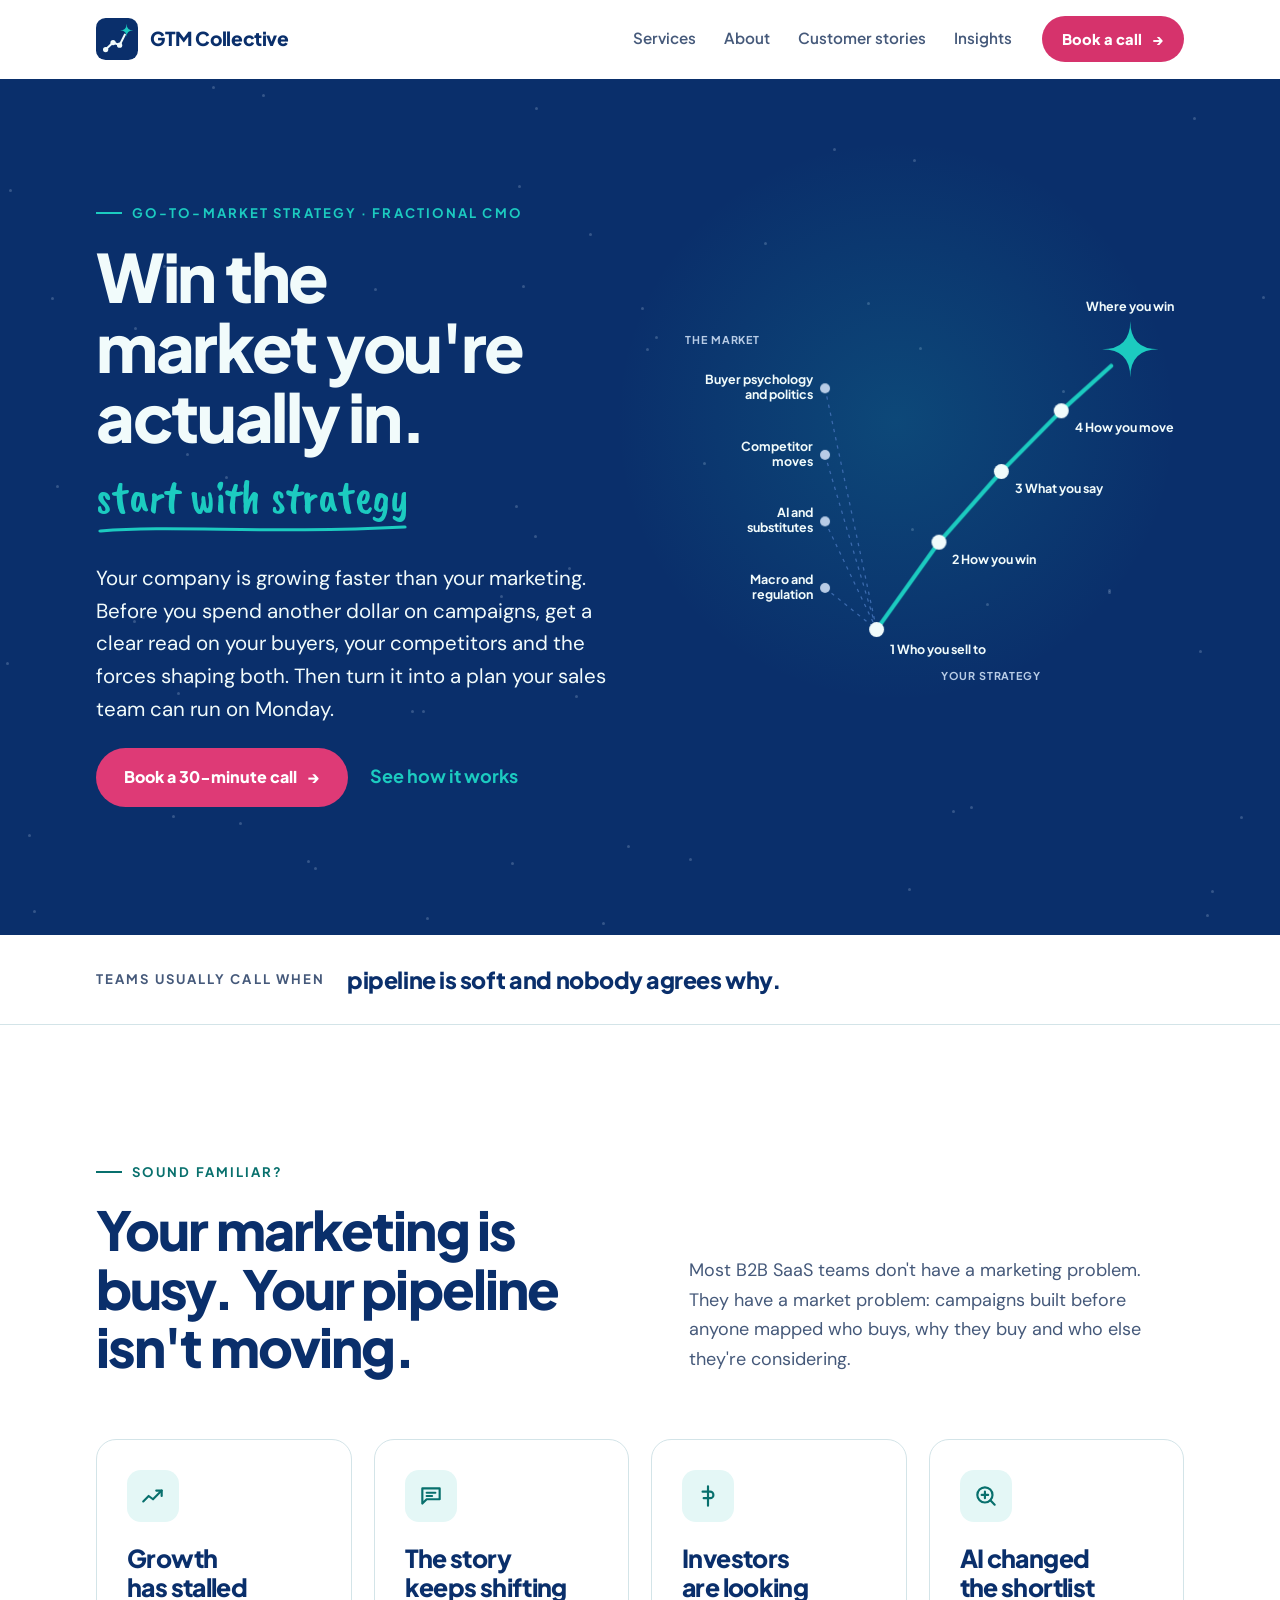
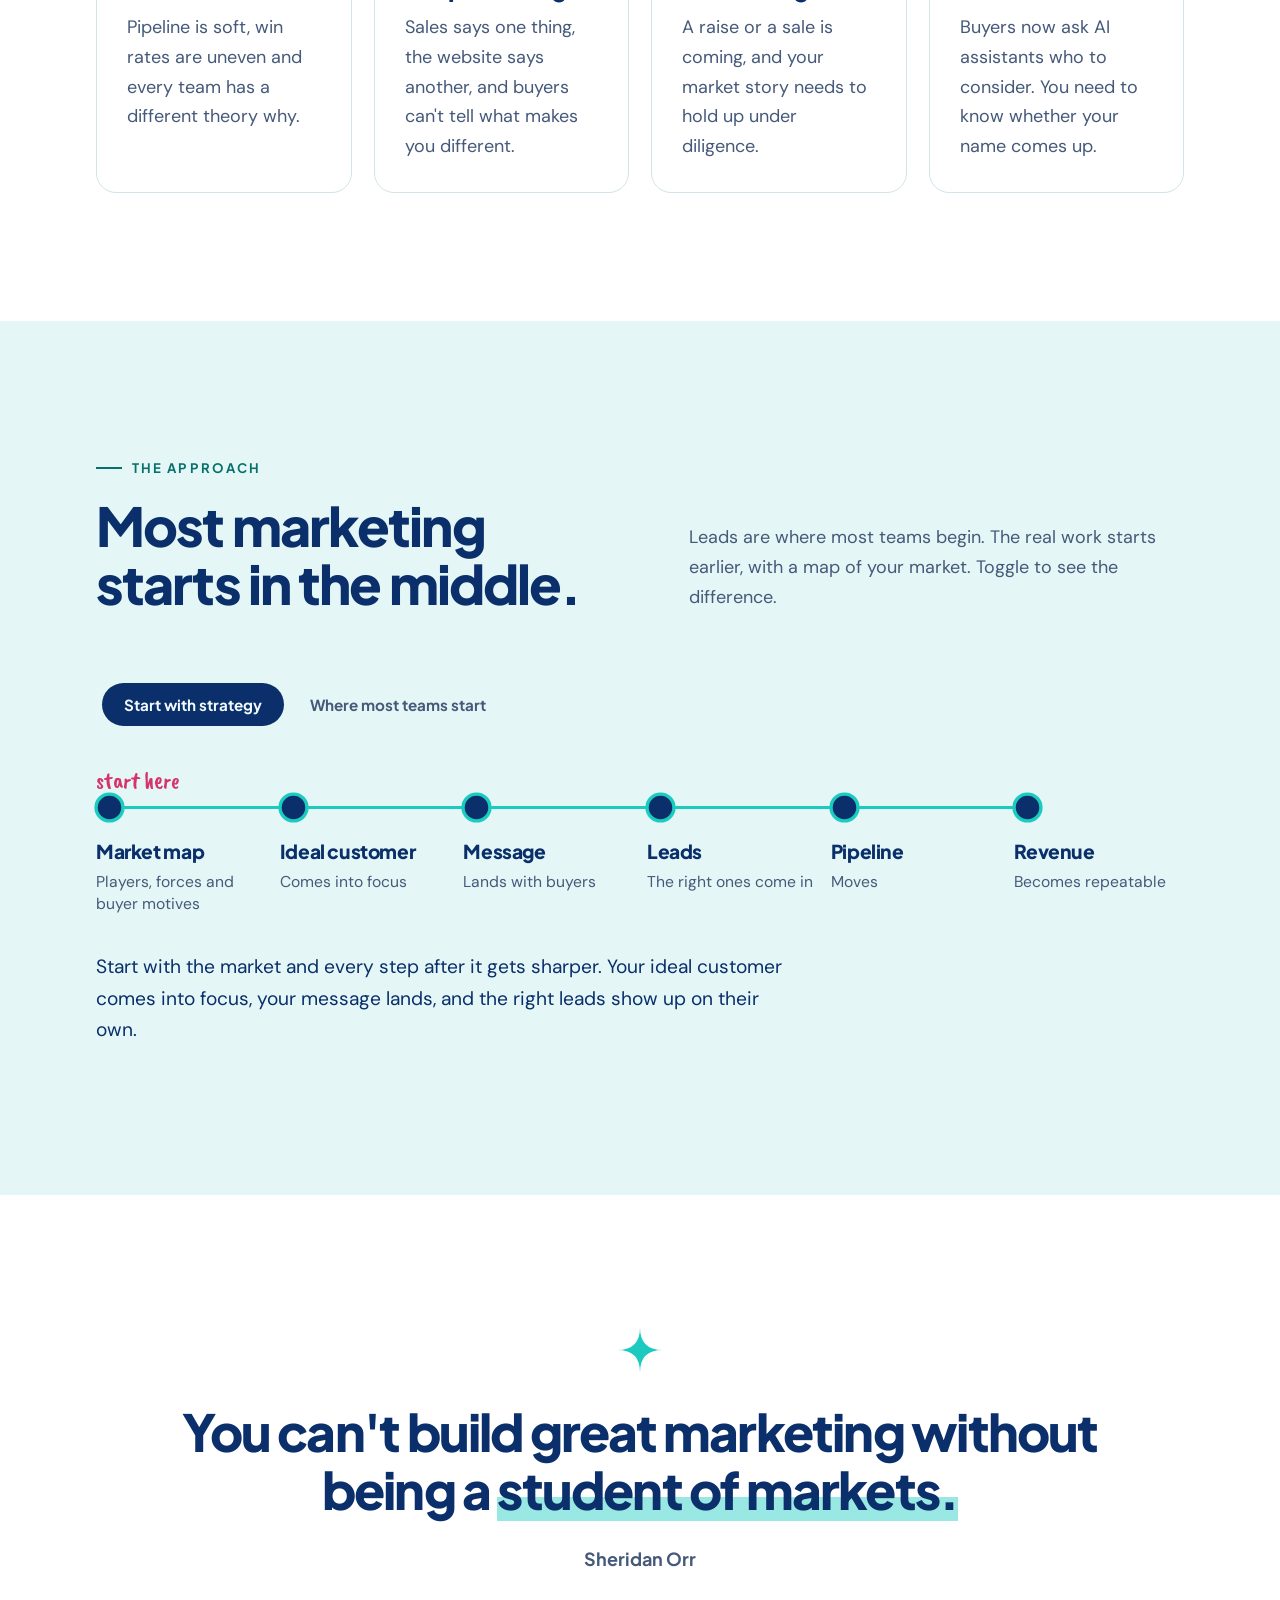
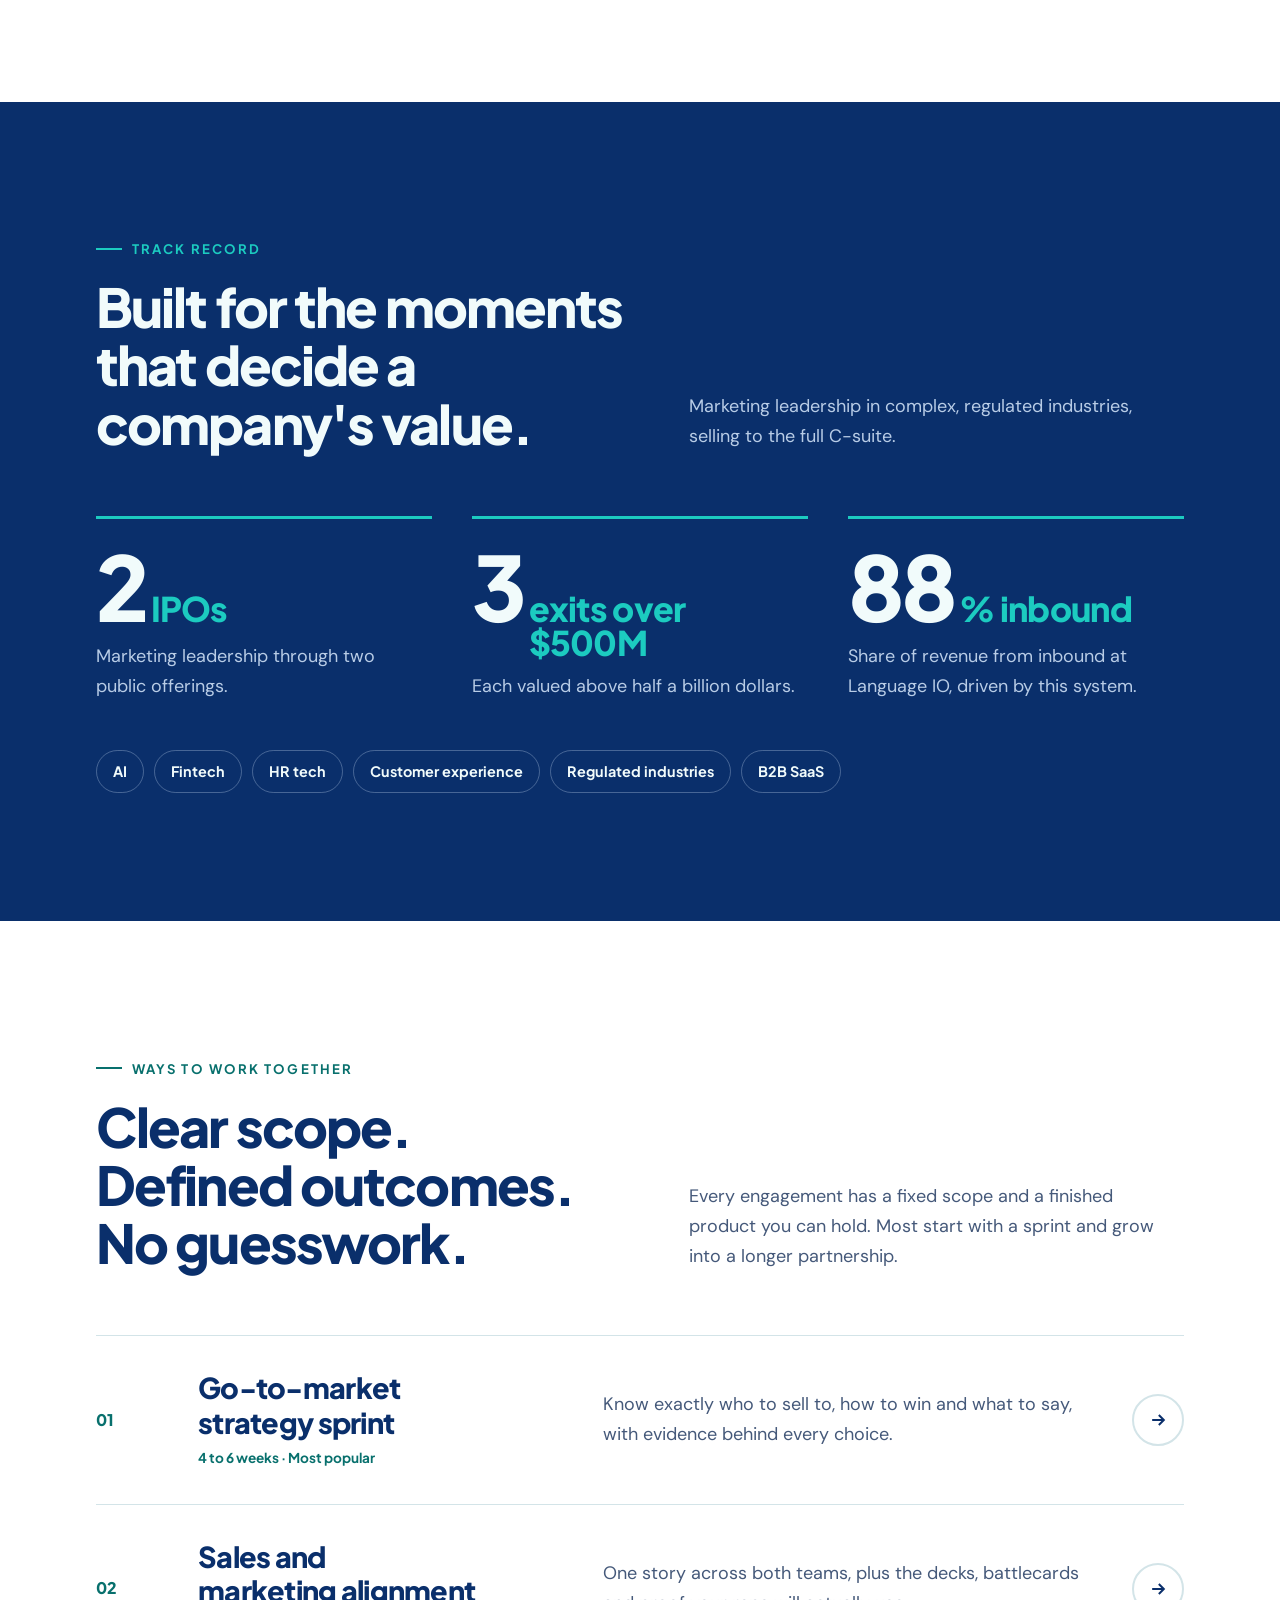
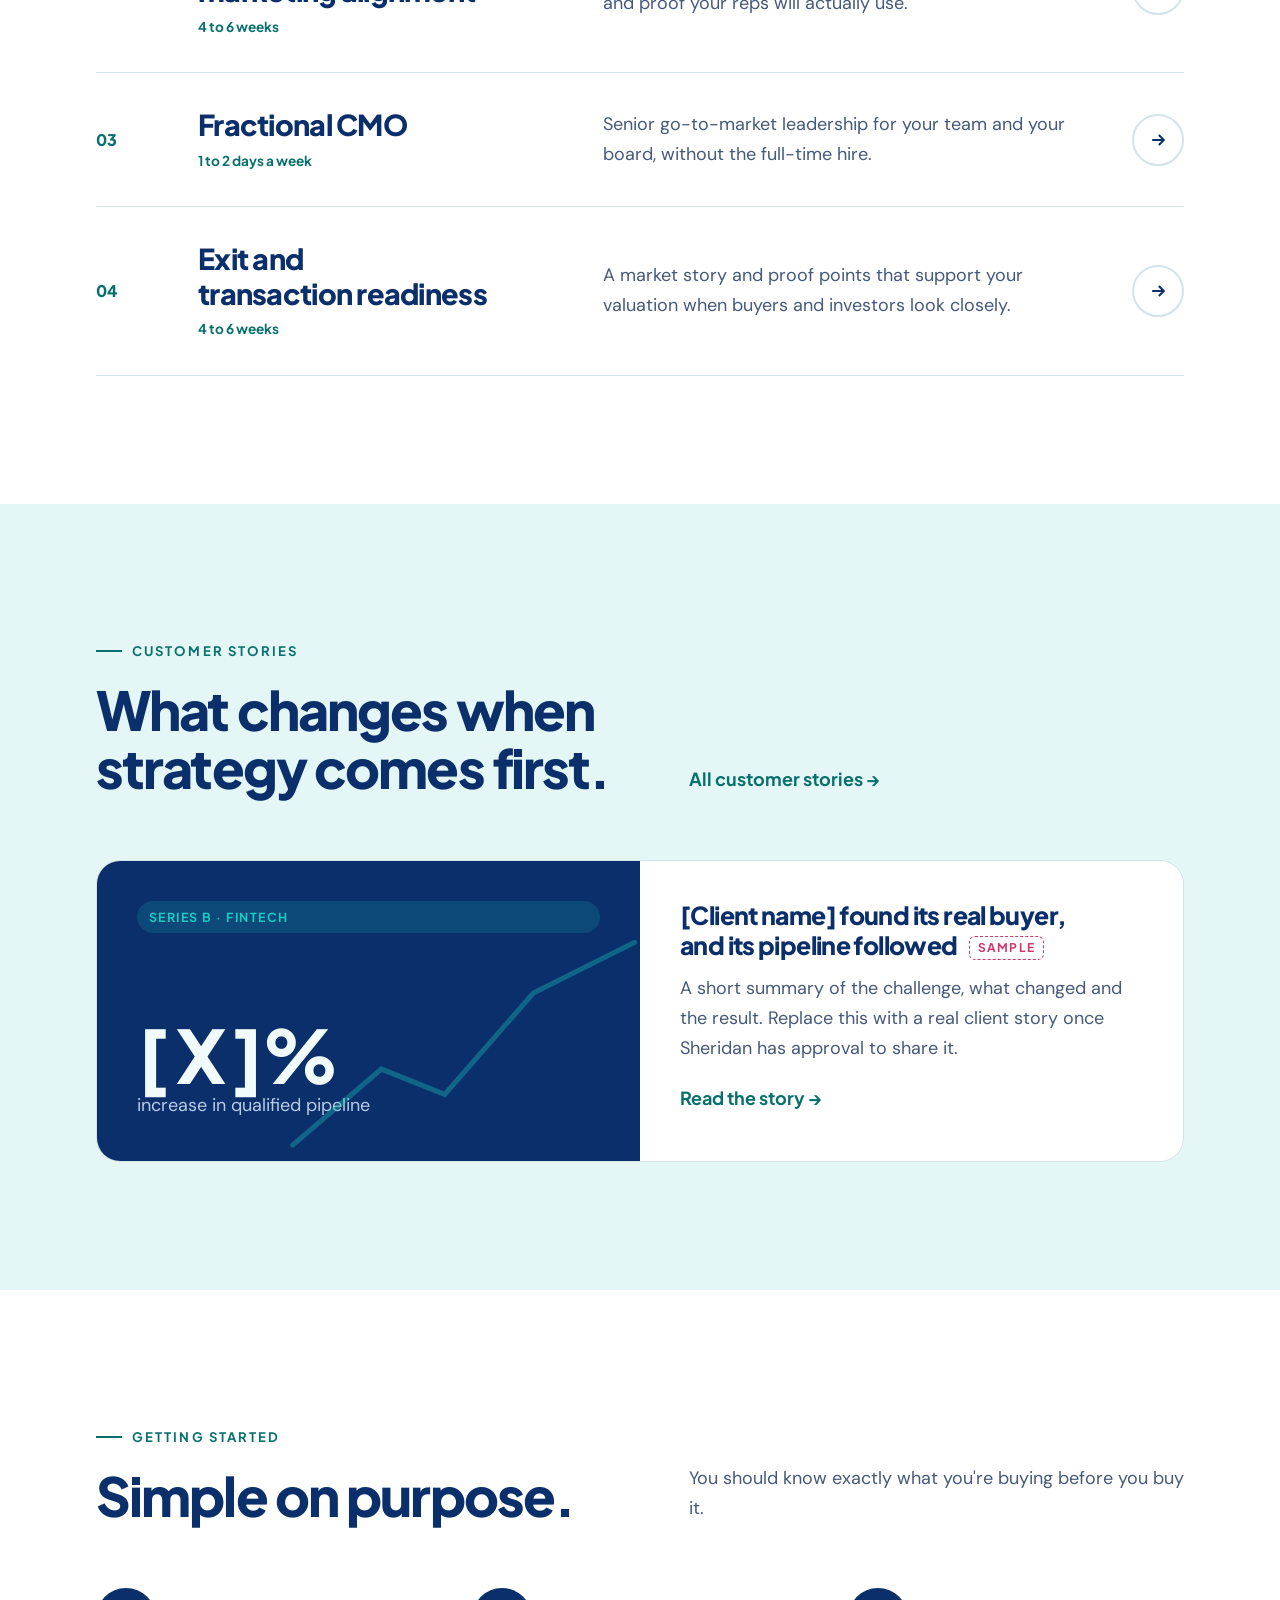
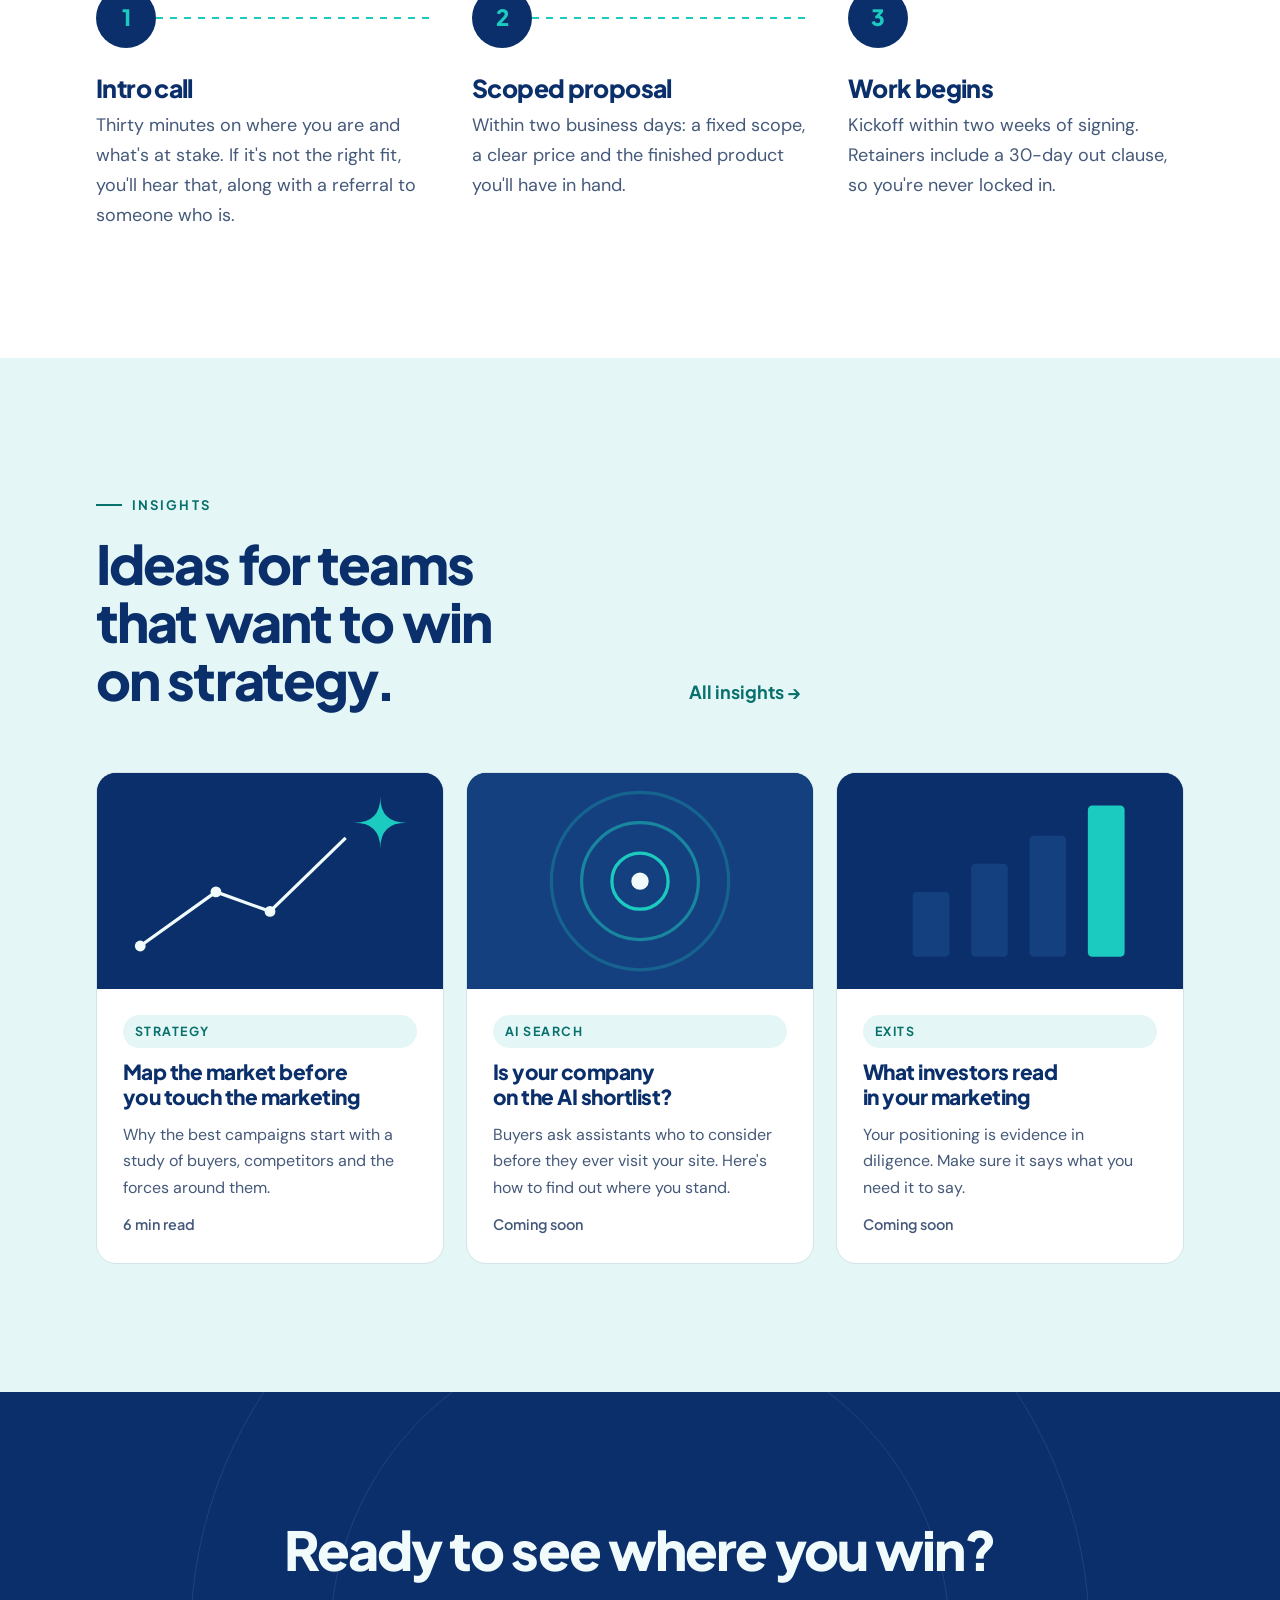
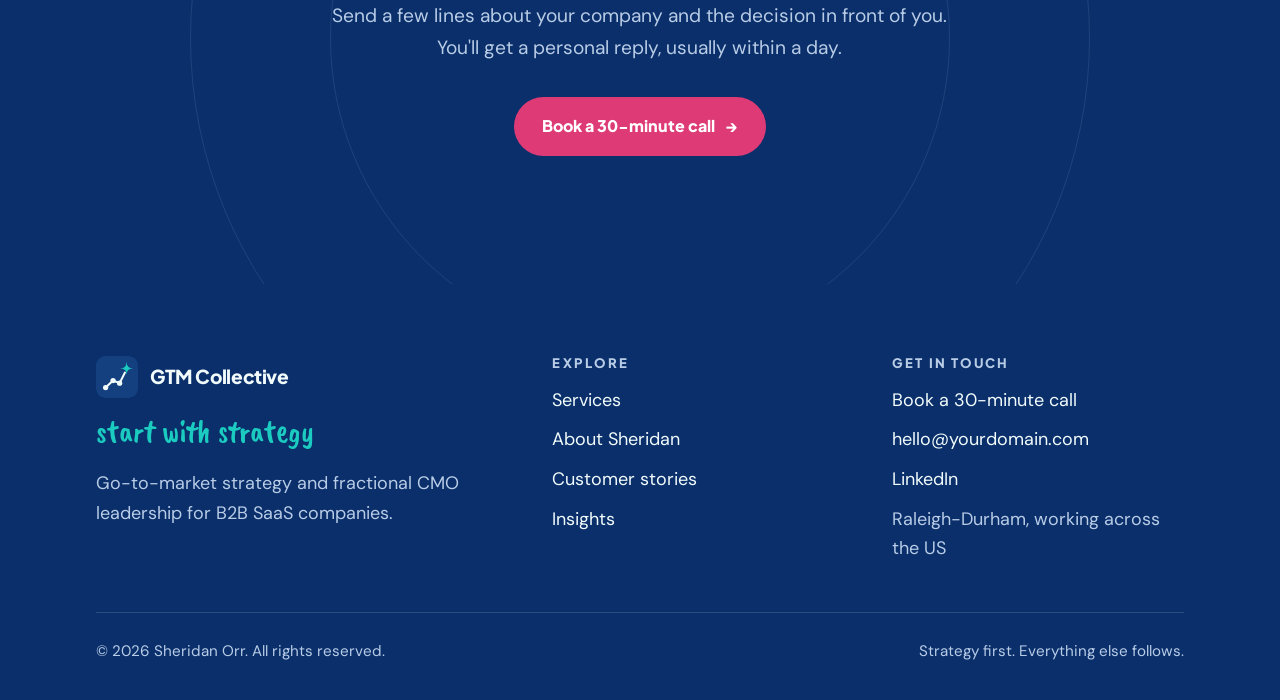
<file: index.html>
<!DOCTYPE html>
<html lang="en">
<head>
<meta charset="utf-8">
<meta name="viewport" content="width=device-width, initial-scale=1">
<title>Sheridan Orr | Go-to-market strategy and fractional CMO</title>
<meta name="description" content="Go-to-market strategy and fractional CMO leadership for B2B SaaS companies scaling faster than their marketing.">
<link rel="preconnect" href="https://fonts.googleapis.com"><link rel="preconnect" href="https://fonts.gstatic.com" crossorigin>
<link href="https://fonts.googleapis.com/css2?family=Plus+Jakarta+Sans:wght@600;700;800&family=DM+Sans:wght@400;500;700&family=Caveat+Brush&display=swap" rel="stylesheet">
<link rel="stylesheet" href="assets/site.css">
</head>
<body>
<header id="site-head"></header>

<main>
<!-- HERO -->
<div class="hero navy" data-glow>
  <div class="stars" data-n="60"></div><div class="glow"></div>
  <div class="wrap grid">
    <div>
      <div class="eyebrow">Go-to-market strategy &middot; Fractional CMO</div>
      <h1 data-split>Win the market you're actually in.</h1>
      <div class="script" data-ul>start with strategy</div>
      <p class="lede">Your company is growing faster than your marketing. Before you spend another dollar on campaigns, get a clear read on your buyers, your competitors and the forces shaping both. Then turn it into a plan your sales team can run on Monday.</p>
      <div class="btn-row">
        <a class="btn" href="contact.html">Book a 30-minute call <span class="arr">&rarr;</span></a>
        <a class="link" href="#approach">See how it works</a>
      </div>
    </div>
    <div>
      <svg class="map" viewBox="0 0 610 480" role="img" aria-label="Market forces converge into a rising path of four decisions: who you sell to, how you win, what you say and how you move. The path ends at a star labeled where you win.">
        <text class="lbl cap" x="10" y="52" style="--t:.3s">The market</text>
        <g>
          <path class="force-line" d="M178 105 L240 395"/><path class="force-line" d="M178 185 L240 395"/><path class="force-line" d="M178 265 L240 395"/><path class="force-line" d="M178 345 L240 395"/>
        </g>
        <g fill="#B8CCE6"><circle class="node" cx="178" cy="105" r="6" style="--t:.4s;fill:#B8CCE6"/><circle class="node" cx="178" cy="185" r="6" style="--t:.5s;fill:#B8CCE6"/><circle class="node" cx="178" cy="265" r="6" style="--t:.6s;fill:#B8CCE6"/><circle class="node" cx="178" cy="345" r="6" style="--t:.7s;fill:#B8CCE6"/></g>
        <g text-anchor="end">
          <text class="lbl" x="164" y="100" style="--t:.45s">Buyer psychology</text><text class="lbl" x="164" y="118" style="--t:.45s">and politics</text>
          <text class="lbl" x="164" y="180" style="--t:.55s">Competitor</text><text class="lbl" x="164" y="198" style="--t:.55s">moves</text>
          <text class="lbl" x="164" y="260" style="--t:.65s">AI and</text><text class="lbl" x="164" y="278" style="--t:.65s">substitutes</text>
          <text class="lbl" x="164" y="340" style="--t:.75s">Macro and</text><text class="lbl" x="164" y="358" style="--t:.75s">regulation</text>
        </g>
        <path class="path" d="M240 395 L315 290 L390 205 L462 132 L522 78"/>
        <circle class="node" cx="240" cy="395" r="9" style="--t:1.1s"/><circle class="node" cx="315" cy="290" r="9" style="--t:1.5s"/><circle class="node" cx="390" cy="205" r="9" style="--t:1.9s"/><circle class="node" cx="462" cy="132" r="9" style="--t:2.3s"/>
        <text class="lbl" x="256" y="424" style="--t:1.2s">1  Who you sell to</text>
        <text class="lbl" x="331" y="316" style="--t:1.6s">2  How you win</text>
        <text class="lbl" x="406" y="231" style="--t:2s">3  What you say</text>
        <text class="lbl" x="478" y="158" style="--t:2.4s">4  How you move</text>
        <text class="lbl cap" x="318" y="456" style="--t:2.5s">Your strategy</text>
        <circle class="halo" cx="545" cy="58" r="40"/>
        <path class="star" d="M545 24 Q545 58 579 58 Q545 58 545 92 Q545 58 511 58 Q545 58 545 24 Z"/>
        <text class="lbl" x="545" y="12" text-anchor="middle" style="--t:2.9s">Where you win</text>
      </svg>
    </div>
  </div>
</div>

<!-- MOMENTS TICKER -->
<div class="ticker">
  <div class="wrap">
    <span class="lbl">Teams usually call when</span>
    <div class="rot" aria-live="polite">
      <span>pipeline is soft and nobody agrees why.</span>
      <span>the message changes depending on who you ask.</span>
      <span>a raise or a sale is on the horizon.</span>
      <span>buyers are building shortlists in AI assistants.</span>
      <span>the first senior marketing hire is still a year away.</span>
    </div>
  </div>
</div>

<!-- SOUND FAMILIAR -->
<section>
  <div class="wrap">
    <div class="sec-head">
      <div class="rv"><div class="eyebrow">Sound familiar?</div><h2>Your marketing is busy. Your pipeline isn't moving.</h2></div>
      <p class="rv" style="--d:.1s">Most B2B SaaS teams don't have a marketing problem. They have a market problem: campaigns built before anyone mapped who buys, why they buy and who else they're considering.</p>
    </div>
    <div class="cards four" data-stagger>
      <div class="card"><div class="ic"><svg viewBox="0 0 24 24"><path d="M3 17l5-5 4 3 8-8"/><path d="M15 7h5v5"/></svg></div><h3>Growth has stalled</h3><p>Pipeline is soft, win rates are uneven and every team has a different theory why.</p></div>
      <div class="card"><div class="ic"><svg viewBox="0 0 24 24"><path d="M4 5h16v10H8l-4 4z"/><path d="M8 9h8M8 12h5"/></svg></div><h3>The story keeps shifting</h3><p>Sales says one thing, the website says another, and buyers can't tell what makes you different.</p></div>
      <div class="card"><div class="ic"><svg viewBox="0 0 24 24"><path d="M12 3v18M7 8h7a3 3 0 0 1 0 6H8"/></svg></div><h3>Investors are looking</h3><p>A raise or a sale is coming, and your market story needs to hold up under diligence.</p></div>
      <div class="card"><div class="ic"><svg viewBox="0 0 24 24"><circle cx="11" cy="11" r="7"/><path d="M20 20l-4-4M11 8v6M8 11h6"/></svg></div><h3>AI changed the shortlist</h3><p>Buyers now ask AI assistants who to consider. You need to know whether your name comes up.</p></div>
    </div>
  </div>
</section>

<!-- APPROACH -->
<section class="mist" id="approach">
  <div class="wrap">
    <div class="sec-head">
      <div class="rv"><div class="eyebrow">The approach</div><h2>Most marketing starts in the middle.</h2></div>
      <p class="rv" style="--d:.1s">Leads are where most teams begin. The real work starts earlier, with a map of your market. Toggle to see the difference.</p>
    </div>
    <div class="flow-ctl rv" role="group" aria-label="Compare approaches">
      <button data-mode="us" class="on">Start with strategy</button>
      <button data-mode="most">Where most teams start</button>
    </div>
    <ol class="flow rv">
      <div class="bar"></div>
      <li class="stage"><span class="flag">start here</span><i class="dot"></i><b>Market map</b><span>Players, forces and buyer motives</span></li>
      <li class="stage"><i class="dot"></i><b>Ideal customer</b><span>Comes into focus</span></li>
      <li class="stage"><i class="dot"></i><b>Message</b><span>Lands with buyers</span></li>
      <li class="stage"><span class="flag">most start here</span><i class="dot"></i><b>Leads</b><span>The right ones come in</span></li>
      <li class="stage"><i class="dot"></i><b>Pipeline</b><span>Moves</span></li>
      <li class="stage"><i class="dot"></i><b>Revenue</b><span>Becomes repeatable</span></li>
    </ol>
    <p class="flow-note">Start with the market and every step after it gets sharper.</p>
  </div>
</section>

<!-- QUOTE -->
<section class="quote">
  <div class="wrap">
    <svg class="mark" viewBox="0 0 48 48" aria-hidden="true"><path d="M24 4 Q24 24 44 24 Q24 24 24 44 Q24 24 4 24 Q24 24 24 4 Z" fill="#1CCBC0"/></svg>
    <blockquote class="rv">You can't build great marketing without being a <span class="hl">student of markets.</span></blockquote>
    <cite>Sheridan Orr</cite>
  </div>
</section>

<!-- PROOF -->
<section class="navy">
  <div class="wrap">
    <div class="sec-head">
      <div class="rv"><div class="eyebrow">Track record</div><h2>Built for the moments that decide a company's value.</h2></div>
      <p class="rv" style="--d:.1s">Marketing leadership in complex, regulated industries, selling to the full C-suite.</p>
    </div>
    <div class="stats">
      <div class="stat rv"><div class="n"><span data-count="2">0</span><small>IPOs</small></div><p>Marketing leadership through two public offerings.</p></div>
      <div class="stat rv" style="--d:.12s"><div class="n"><span data-count="3">0</span><small>exits over $500M</small></div><p>Each valued above half a billion dollars.</p></div>
      <div class="stat rv" style="--d:.24s"><div class="n"><span data-count="90">0</span><small>% inbound</small></div><p>Share of revenue from inbound at Language IO, driven by this system.</p></div>
    </div>
    <div class="chips rv"><span class="chip">AI</span><span class="chip">Fintech</span><span class="chip">HR tech</span><span class="chip">Customer experience</span><span class="chip">Regulated industries</span><span class="chip">B2B SaaS</span></div>
  </div>
</section>

<!-- SERVICES -->
<section id="services">
  <div class="wrap">
    <div class="sec-head">
      <div class="rv"><div class="eyebrow">Ways to work together</div><h2>Clear scope. Defined outcomes. No guesswork.</h2></div>
      <p class="rv" style="--d:.1s">Every engagement has a fixed scope and a finished product you can hold. Most start with a sprint and grow into a longer partnership.</p>
    </div>
    <div class="rv">
      <a class="svc" href="services.html#sprint"><span class="k">01</span><div><h3>Go-to-market strategy sprint</h3><span class="when">4 to 6 weeks &middot; Most popular</span></div><p>Know exactly who to sell to, how to win and what to say, with evidence behind every choice.</p><span class="go"><svg viewBox="0 0 24 24"><path d="M5 12h14M13 6l6 6-6 6"/></svg></span></a>
      <a class="svc" href="services.html#alignment"><span class="k">02</span><div><h3>Sales and marketing alignment</h3><span class="when">4 to 6 weeks</span></div><p>One story across both teams, plus the decks, battlecards and proof your reps will actually use.</p><span class="go"><svg viewBox="0 0 24 24"><path d="M5 12h14M13 6l6 6-6 6"/></svg></span></a>
      <a class="svc" href="services.html#fractional"><span class="k">03</span><div><h3>Fractional CMO</h3><span class="when">1 to 2 days a week</span></div><p>Senior go-to-market leadership for your team and your board, without the full-time hire.</p><span class="go"><svg viewBox="0 0 24 24"><path d="M5 12h14M13 6l6 6-6 6"/></svg></span></a>
      <a class="svc" href="services.html#exit"><span class="k">04</span><div><h3>Exit and transaction readiness</h3><span class="when">4 to 6 weeks</span></div><p>A market story and proof points that support your valuation when buyers and investors look closely.</p><span class="go"><svg viewBox="0 0 24 24"><path d="M5 12h14M13 6l6 6-6 6"/></svg></span></a>
    </div>
  </div>
</section>

<!-- STORIES -->
<section class="mist">
  <div class="wrap">
    <div class="sec-head">
      <div class="rv"><div class="eyebrow">Customer stories</div><h2>What changes when strategy comes first.</h2></div>
      <p class="rv" style="--d:.1s"><a class="link" href="stories.html">All customer stories &rarr;</a></p>
    </div>
    <a class="story rv" href="story-sample.html">
      <div class="vis">
        <svg viewBox="0 0 300 200" style="position:absolute;right:-20px;bottom:-10px;width:70%;opacity:.35" aria-hidden="true"><path d="M10 180 L80 120 L130 140 L200 60 L280 20" fill="none" stroke="#1CCBC0" stroke-width="4" stroke-linecap="round"/></svg>
        <span class="tag">Series B &middot; Fintech</span>
        <div><div class="big">[ X ]%</div><span>increase in qualified pipeline</span></div>
      </div>
      <div class="txt">
        <h3>[Client name] found its real buyer, and its pipeline followed <span class="sample">Sample</span></h3>
        <p style="margin-top:14px">A short summary of the challenge, what changed and the result. Replace this with a real client story once Sheridan has approval to share it.</p>
        <span class="link">Read the story &rarr;</span>
      </div>
    </a>
  </div>
</section>

<!-- PROCESS -->
<section>
  <div class="wrap">
    <div class="sec-head">
      <div class="rv"><div class="eyebrow">Getting started</div><h2>Simple on purpose.</h2></div>
      <p class="rv" style="--d:.1s">You should know exactly what you're buying before you buy it.</p>
    </div>
    <ol class="steps">
      <li class="rv"><span class="line"></span><h3>Intro call</h3><p>Thirty minutes on where you are and what's at stake. If it's not the right fit, you'll hear that, along with a referral to someone who is.</p></li>
      <li class="rv" style="--d:.15s"><span class="line"></span><h3>Scoped proposal</h3><p>Within two business days: a fixed scope, a clear price and the finished product you'll have in hand.</p></li>
      <li class="rv" style="--d:.3s"><h3>Work begins</h3><p>Kickoff within two weeks of signing. Retainers include a 30-day out clause, so you're never locked in.</p></li>
    </ol>
  </div>
</section>

<!-- INSIGHTS -->
<section class="mist">
  <div class="wrap">
    <div class="sec-head">
      <div class="rv"><div class="eyebrow">Insights</div><h2>Ideas for teams that want to win on strategy.</h2></div>
      <p class="rv" style="--d:.1s"><a class="link" href="insights.html">All insights &rarr;</a></p>
    </div>
    <div class="cards three" data-stagger>
      <a class="post" href="insight-market-before-marketing.html"><div class="art"><svg viewBox="0 0 320 200" aria-hidden="true"><rect width="320" height="200" fill="#0A2F6B"/><path d="M40 160 L110 110 L160 128 L230 60" fill="none" stroke="#F1FBFB" stroke-width="3"/><circle cx="40" cy="160" r="5" fill="#F1FBFB"/><circle cx="110" cy="110" r="5" fill="#F1FBFB"/><circle cx="160" cy="128" r="5" fill="#F1FBFB"/><path d="M262 22 Q262 46 286 46 Q262 46 262 70 Q262 46 238 46 Q262 46 262 22 Z" fill="#1CCBC0"/></svg></div><div class="body"><span class="tag">Strategy</span><h3>Map the market before you touch the marketing</h3><p>Why the best campaigns start with a study of buyers, competitors and the forces around them.</p><span class="meta">6 min read</span></div></a>
      <a class="post" href="insights.html"><div class="art"><svg viewBox="0 0 320 200" aria-hidden="true"><rect width="320" height="200" fill="#14407F"/><g fill="none" stroke="#1CCBC0" stroke-width="3"><circle cx="160" cy="100" r="26"/><circle cx="160" cy="100" r="54" opacity=".5"/><circle cx="160" cy="100" r="82" opacity=".25"/></g><circle cx="160" cy="100" r="8" fill="#F1FBFB"/></svg></div><div class="body"><span class="tag">AI search</span><h3>Is your company on the AI shortlist?</h3><p>Buyers ask assistants who to consider before they ever visit your site. Here's how to find out where you stand.</p><span class="meta">Coming soon</span></div></a>
      <a class="post" href="insights.html"><div class="art"><svg viewBox="0 0 320 200" aria-hidden="true"><rect width="320" height="200" fill="#0A2F6B"/><g fill="#14407F"><rect x="70" y="110" width="34" height="60" rx="4"/><rect x="124" y="84" width="34" height="86" rx="4"/><rect x="178" y="58" width="34" height="112" rx="4"/></g><rect x="232" y="30" width="34" height="140" rx="4" fill="#1CCBC0"/></svg></div><div class="body"><span class="tag">Exits</span><h3>What investors read in your marketing</h3><p>Your positioning is evidence in diligence. Make sure it says what you need it to say.</p><span class="meta">Coming soon</span></div></a>
    </div>
  </div>
</section>

<!-- CTA -->
<section class="navy cta">
  <div class="orbit"></div><div class="orbit o2"></div>
  <div class="wrap">
    <h2 class="rv">Ready to see where you win?</h2>
    <p class="rv" style="--d:.1s">Send a few lines about your company and the decision in front of you. You'll get a personal reply, usually within a day.</p>
    <div class="rv" style="--d:.2s"><a class="btn" href="contact.html">Book a 30-minute call <span class="arr">&rarr;</span></a></div>
  </div>
</section>
</main>

<footer id="site-foot"></footer>
<script src="assets/site.js"></script>
</body>
</html>
</file>
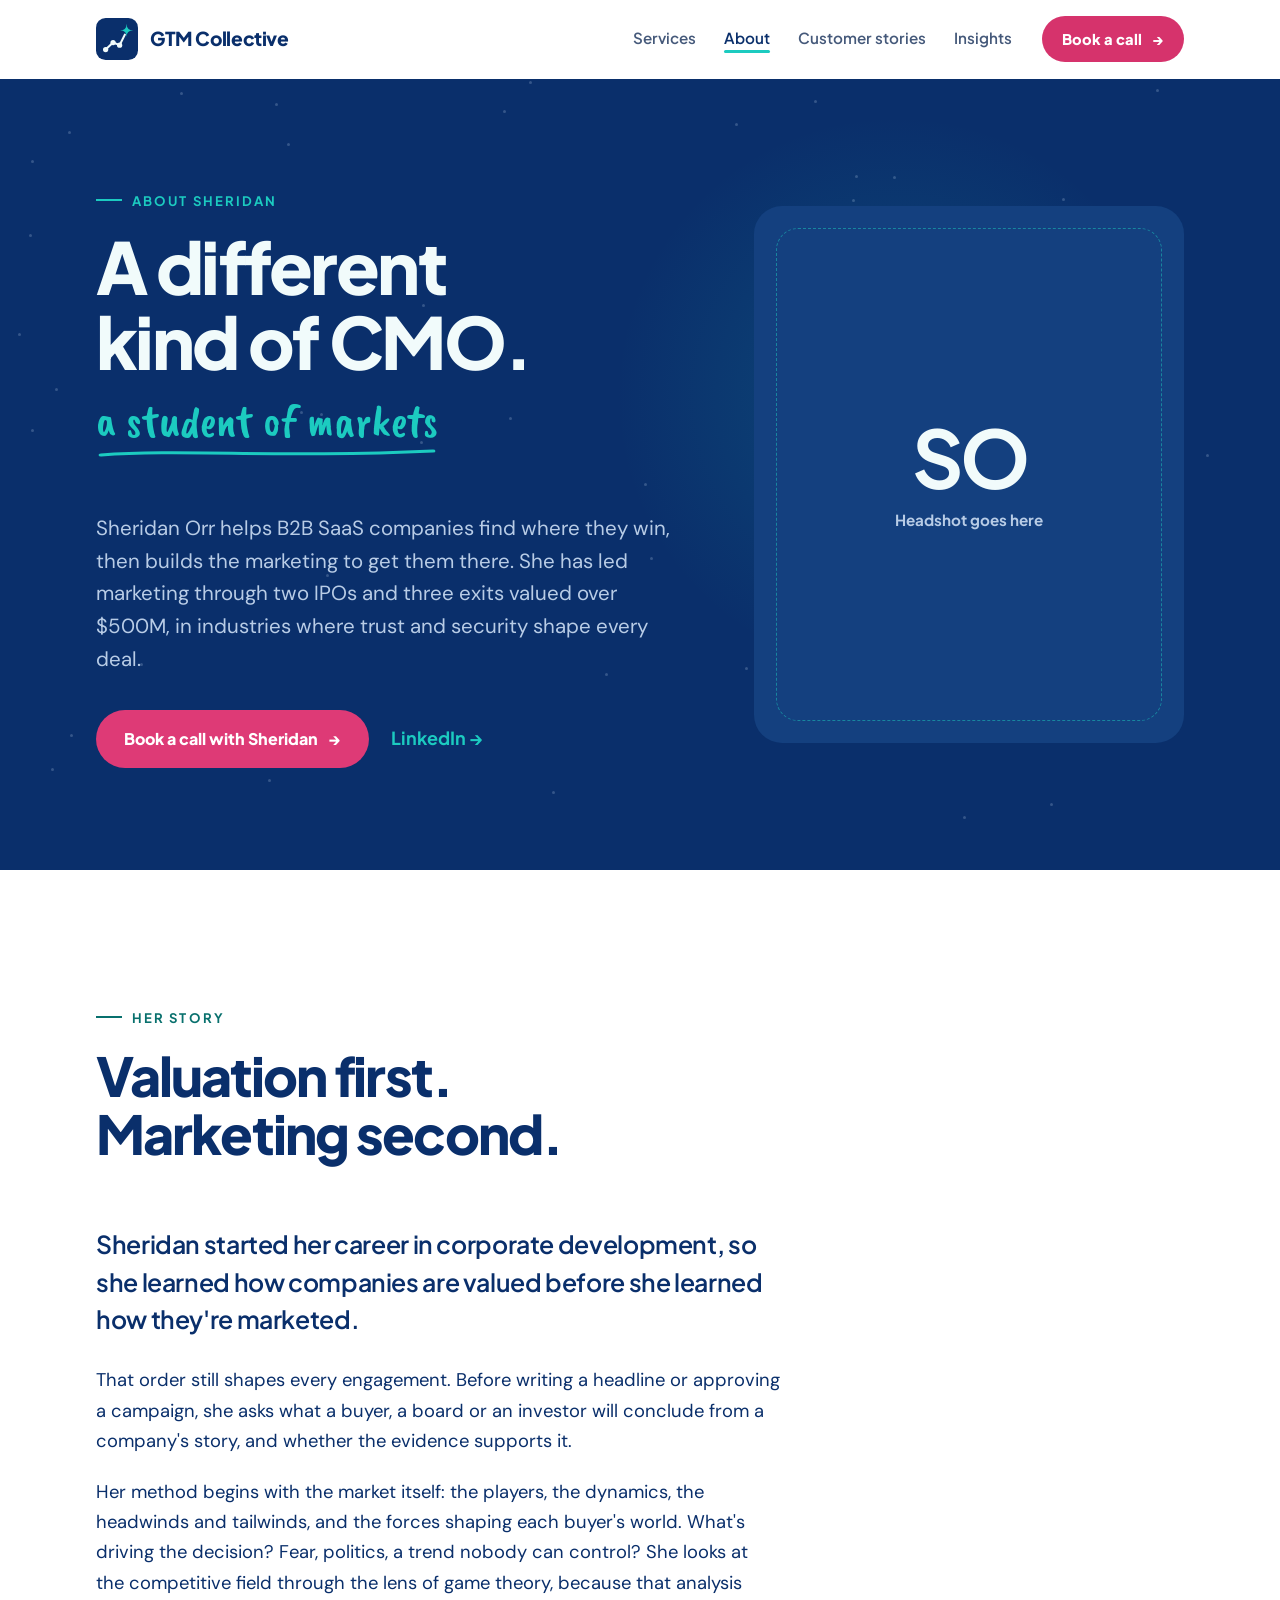
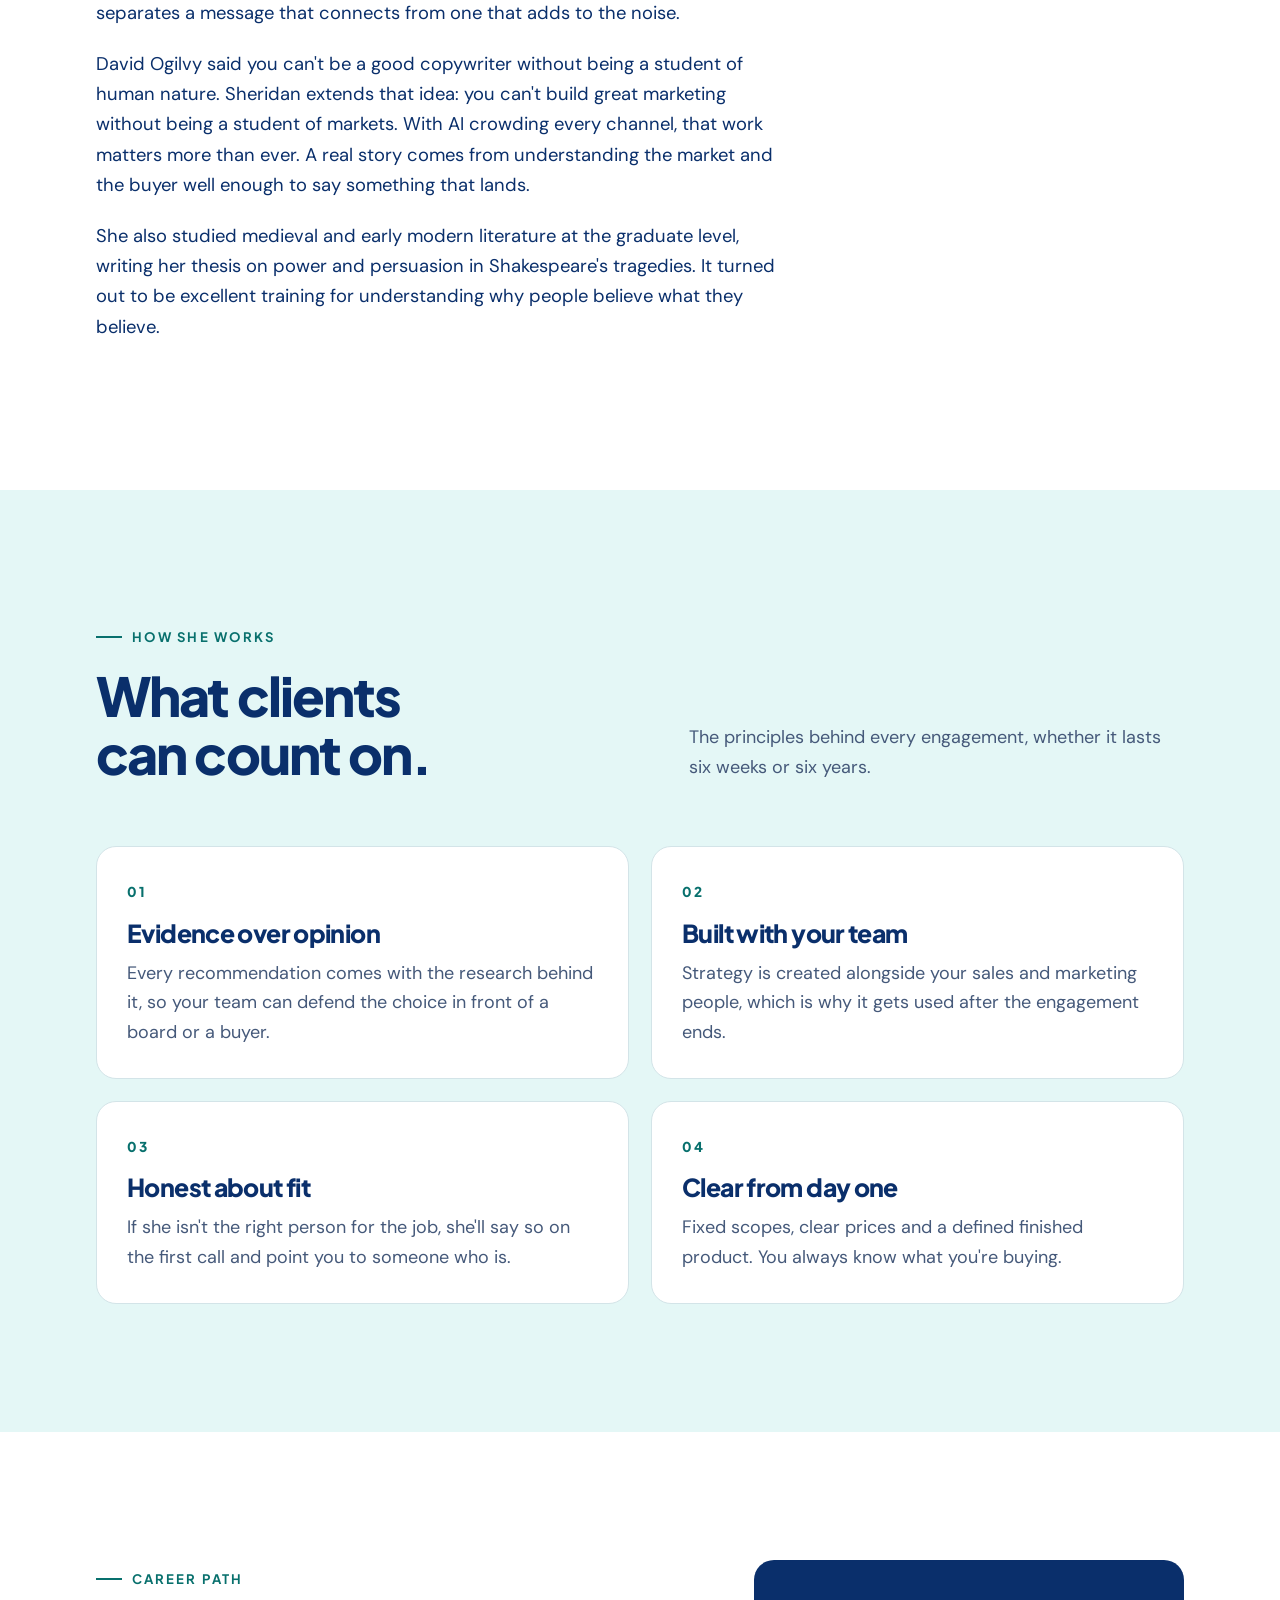
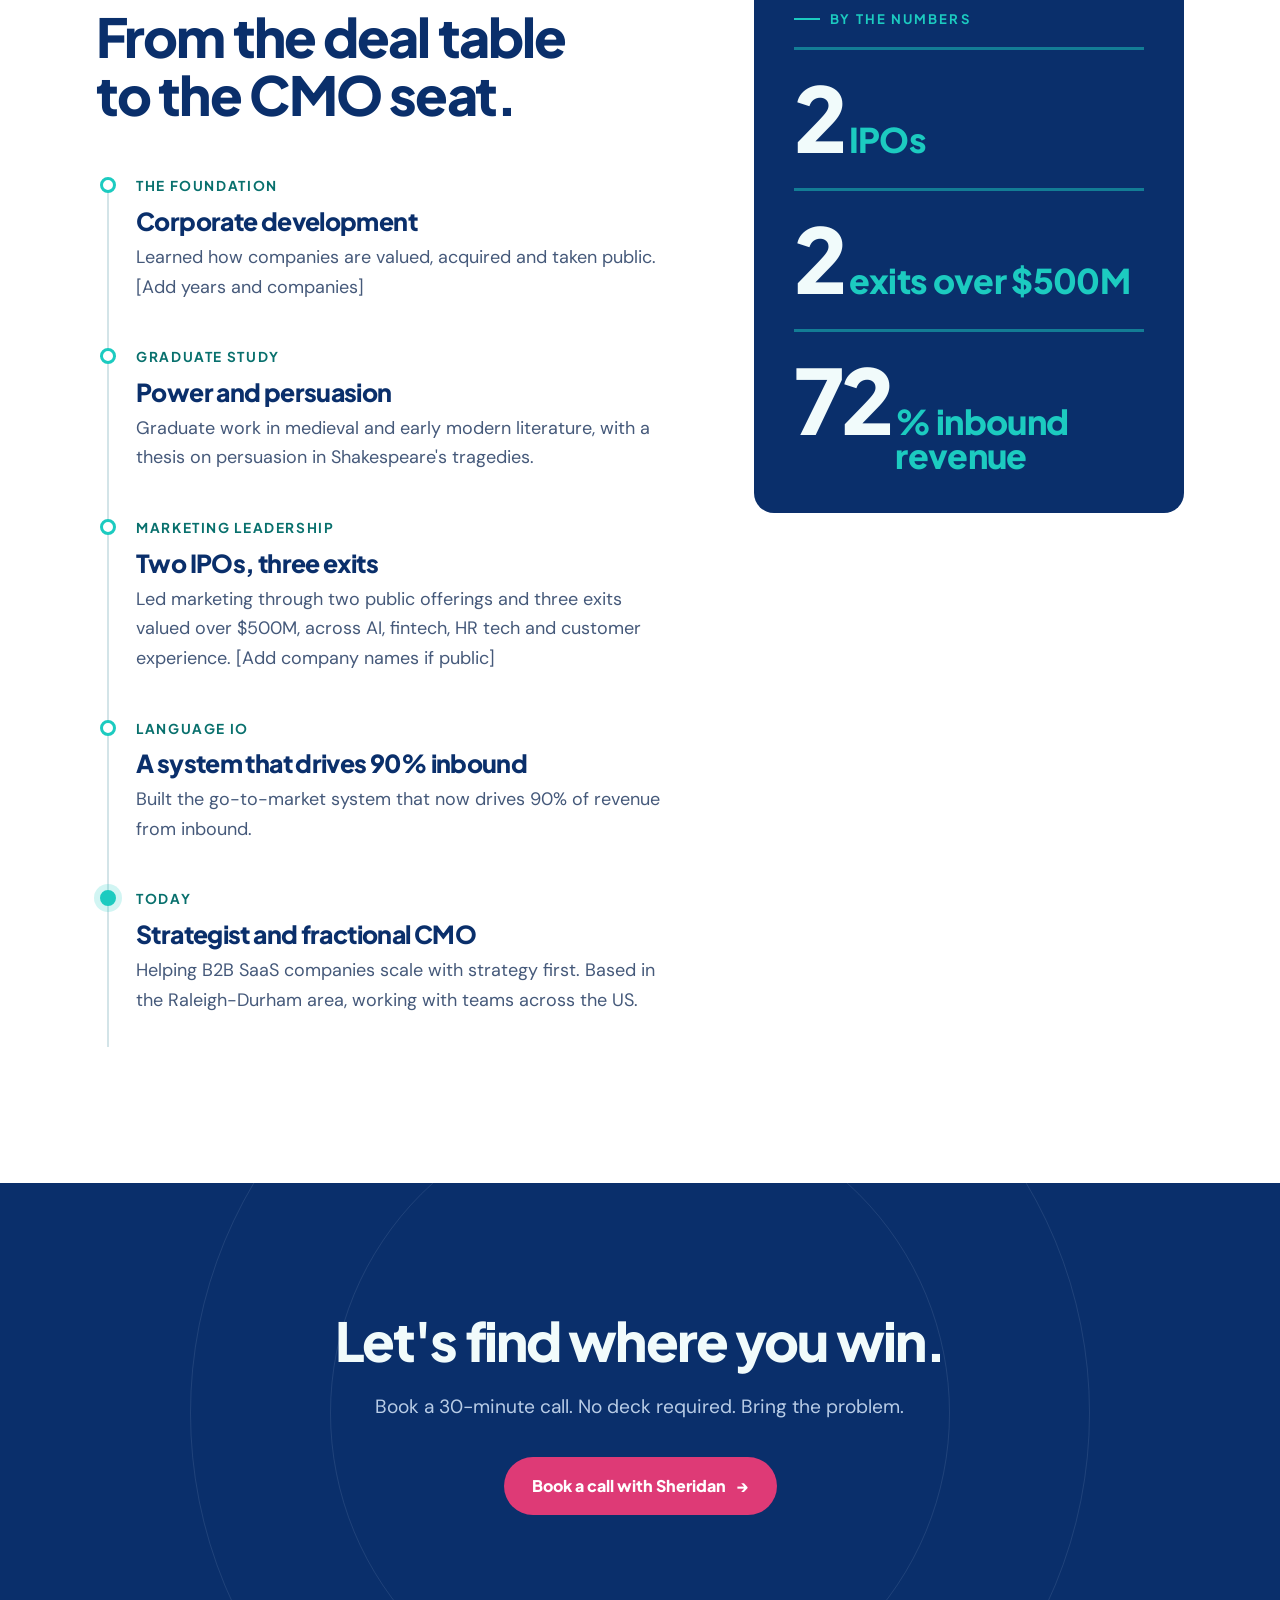
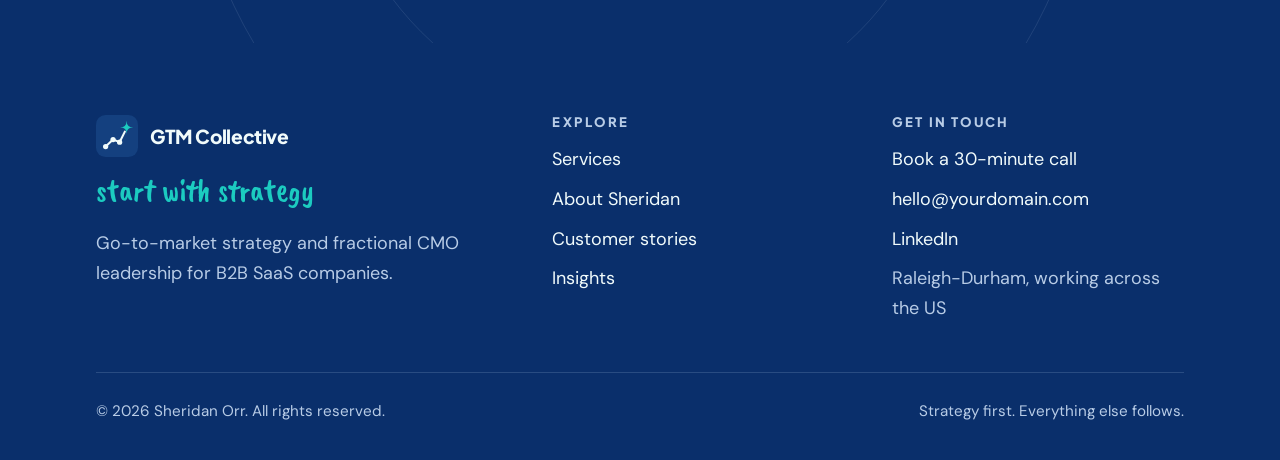
<file: about.html>
<!DOCTYPE html>
<html lang="en">
<head>
<meta charset="utf-8">
<meta name="viewport" content="width=device-width, initial-scale=1">
<title>About Sheridan Orr | Go-to-market strategist</title>
<meta name="description" content="Sheridan Orr is a go-to-market strategist and fractional CMO who learned how companies are valued before she learned how they are marketed.">
<link rel="preconnect" href="https://fonts.googleapis.com"><link rel="preconnect" href="https://fonts.gstatic.com" crossorigin>
<link href="https://fonts.googleapis.com/css2?family=Plus+Jakarta+Sans:wght@600;700;800&family=DM+Sans:wght@400;500;700&family=Caveat+Brush&display=swap" rel="stylesheet">
<link rel="stylesheet" href="assets/site.css">
</head>
<body>
<header id="site-head"></header>
<main>

<div class="phero navy hero" data-glow>
  <div class="stars" data-n="50"></div><div class="glow"></div>
  <div class="wrap about-grid">
    <div>
      <div class="eyebrow">About Sheridan</div>
      <h1 data-split>A different kind of CMO.</h1>
      <div class="script" data-ul>a student of markets</div>
      <p class="lede">Sheridan Orr helps B2B SaaS companies find where they win, then builds the marketing to get them there. She has led marketing through two IPOs and three exits valued over $500M, in industries where trust and security shape every deal.</p>
      <div class="btn-row" style="margin-top:34px"><a class="btn" href="contact.html">Book a call with Sheridan <span class="arr">&rarr;</span></a><a class="link" href="#" aria-label="LinkedIn (add link)">LinkedIn &rarr;</a></div>
    </div>
    <div class="portrait rv rv-s">
      <span class="ring"></span>
      <!-- Replace this block with <img src="assets/sheridan.jpg" alt="Sheridan Orr" style="width:100%;height:100%;object-fit:cover"> -->
      <div class="ph"><b>SO</b>Headshot goes here</div>
    </div>
  </div>
</div>

<section>
  <div class="wrap">
    <div class="sec-head"><div class="rv"><div class="eyebrow">Her story</div><h2>Valuation first. Marketing second.</h2></div></div>
    <div class="prose rv">
      <p class="big">Sheridan started her career in corporate development, so she learned how companies are valued before she learned how they're marketed.</p>
      <p>That order still shapes every engagement. Before writing a headline or approving a campaign, she asks what a buyer, a board or an investor will conclude from a company's story, and whether the evidence supports it.</p>
      <p>Her method begins with the market itself: the players, the dynamics, the headwinds and tailwinds, and the forces shaping each buyer's world. What's driving the decision? Fear, politics, a trend nobody can control? She looks at the competitive field through the lens of game theory, because that analysis separates a message that connects from one that adds to the noise.</p>
      <p>David Ogilvy said you can't be a good copywriter without being a student of human nature. Sheridan extends that idea: you can't build great marketing without being a student of markets. With AI crowding every channel, that work matters more than ever. A real story comes from understanding the market and the buyer well enough to say something that lands.</p>
      <p>She also studied medieval and early modern literature at the graduate level, writing her thesis on power and persuasion in Shakespeare's tragedies. It turned out to be excellent training for understanding why people believe what they believe.</p>
    </div>
  </div>
</section>

<section class="mist">
  <div class="wrap">
    <div class="sec-head">
      <div class="rv"><div class="eyebrow">How she works</div><h2>What clients can count on.</h2></div>
      <p class="rv" style="--d:.1s">The principles behind every engagement, whether it lasts six weeks or six years.</p>
    </div>
    <div class="cards" data-stagger>
      <div class="card"><span class="num">01</span><h3 style="margin-top:12px">Evidence over opinion</h3><p>Every recommendation comes with the research behind it, so your team can defend the choice in front of a board or a buyer.</p></div>
      <div class="card"><span class="num">02</span><h3 style="margin-top:12px">Built with your team</h3><p>Strategy is created alongside your sales and marketing people, which is why it gets used after the engagement ends.</p></div>
      <div class="card"><span class="num">03</span><h3 style="margin-top:12px">Honest about fit</h3><p>If she isn't the right person for the job, she'll say so on the first call and point you to someone who is.</p></div>
      <div class="card"><span class="num">04</span><h3 style="margin-top:12px">Clear from day one</h3><p>Fixed scopes, clear prices and a defined finished product. You always know what you're buying.</p></div>
    </div>
  </div>
</section>

<section>
  <div class="wrap about-grid" style="align-items:start">
    <div>
      <div class="rv"><div class="eyebrow">Career path</div><h2 style="margin-bottom:48px">From the deal table to the CMO seat.</h2></div>
      <ol class="timeline">
        <span class="fill"></span>
        <li class="rv"><span class="when">The foundation</span><h3>Corporate development</h3><p>Learned how companies are valued, acquired and taken public. <span class="muted">[Add years and companies]</span></p></li>
        <li class="rv"><span class="when">Graduate study</span><h3>Power and persuasion</h3><p>Graduate work in medieval and early modern literature, with a thesis on persuasion in Shakespeare's tragedies.</p></li>
        <li class="rv"><span class="when">Marketing leadership</span><h3>Two IPOs, three exits</h3><p>Led marketing through two public offerings and three exits valued over $500M, across AI, fintech, HR tech and customer experience. <span class="muted">[Add company names if public]</span></p></li>
        <li class="rv"><span class="when">Language IO</span><h3>A system that drives 90% inbound</h3><p>Built the go-to-market system that now drives 90% of revenue from inbound.</p></li>
        <li class="rv"><span class="when">Today</span><h3>Strategist and fractional CMO</h3><p>Helping B2B SaaS companies scale with strategy first. Based in the Raleigh-Durham area, working with teams across the US.</p></li>
      </ol>
    </div>
    <div class="rv rv-r" style="position:sticky;top:120px">
      <div class="card" style="background:var(--navy);color:var(--ice);border:0;padding:40px">
        <div class="eyebrow" style="color:var(--aqua)">By the numbers</div>
        <div class="stat" style="border-color:rgba(28,203,192,.5)"><div class="n"><span data-count="2">0</span><small>IPOs</small></div></div>
        <div class="stat" style="border-color:rgba(28,203,192,.5);margin-top:26px"><div class="n"><span data-count="3">0</span><small>exits over $500M</small></div></div>
        <div class="stat" style="border-color:rgba(28,203,192,.5);margin-top:26px"><div class="n"><span data-count="90">0</span><small>% inbound revenue</small></div></div>
      </div>
    </div>
  </div>
</section>

<section class="navy cta">
  <div class="orbit"></div><div class="orbit o2"></div>
  <div class="wrap">
    <h2 class="rv">Let's find where you win.</h2>
    <p class="rv" style="--d:.1s">Book a 30-minute call. No deck required. Bring the problem.</p>
    <div class="rv" style="--d:.2s"><a class="btn" href="contact.html">Book a call with Sheridan <span class="arr">&rarr;</span></a></div>
  </div>
</section>
</main>
<footer id="site-foot"></footer>
<script src="assets/site.js"></script>
</body>
</html>
</file>
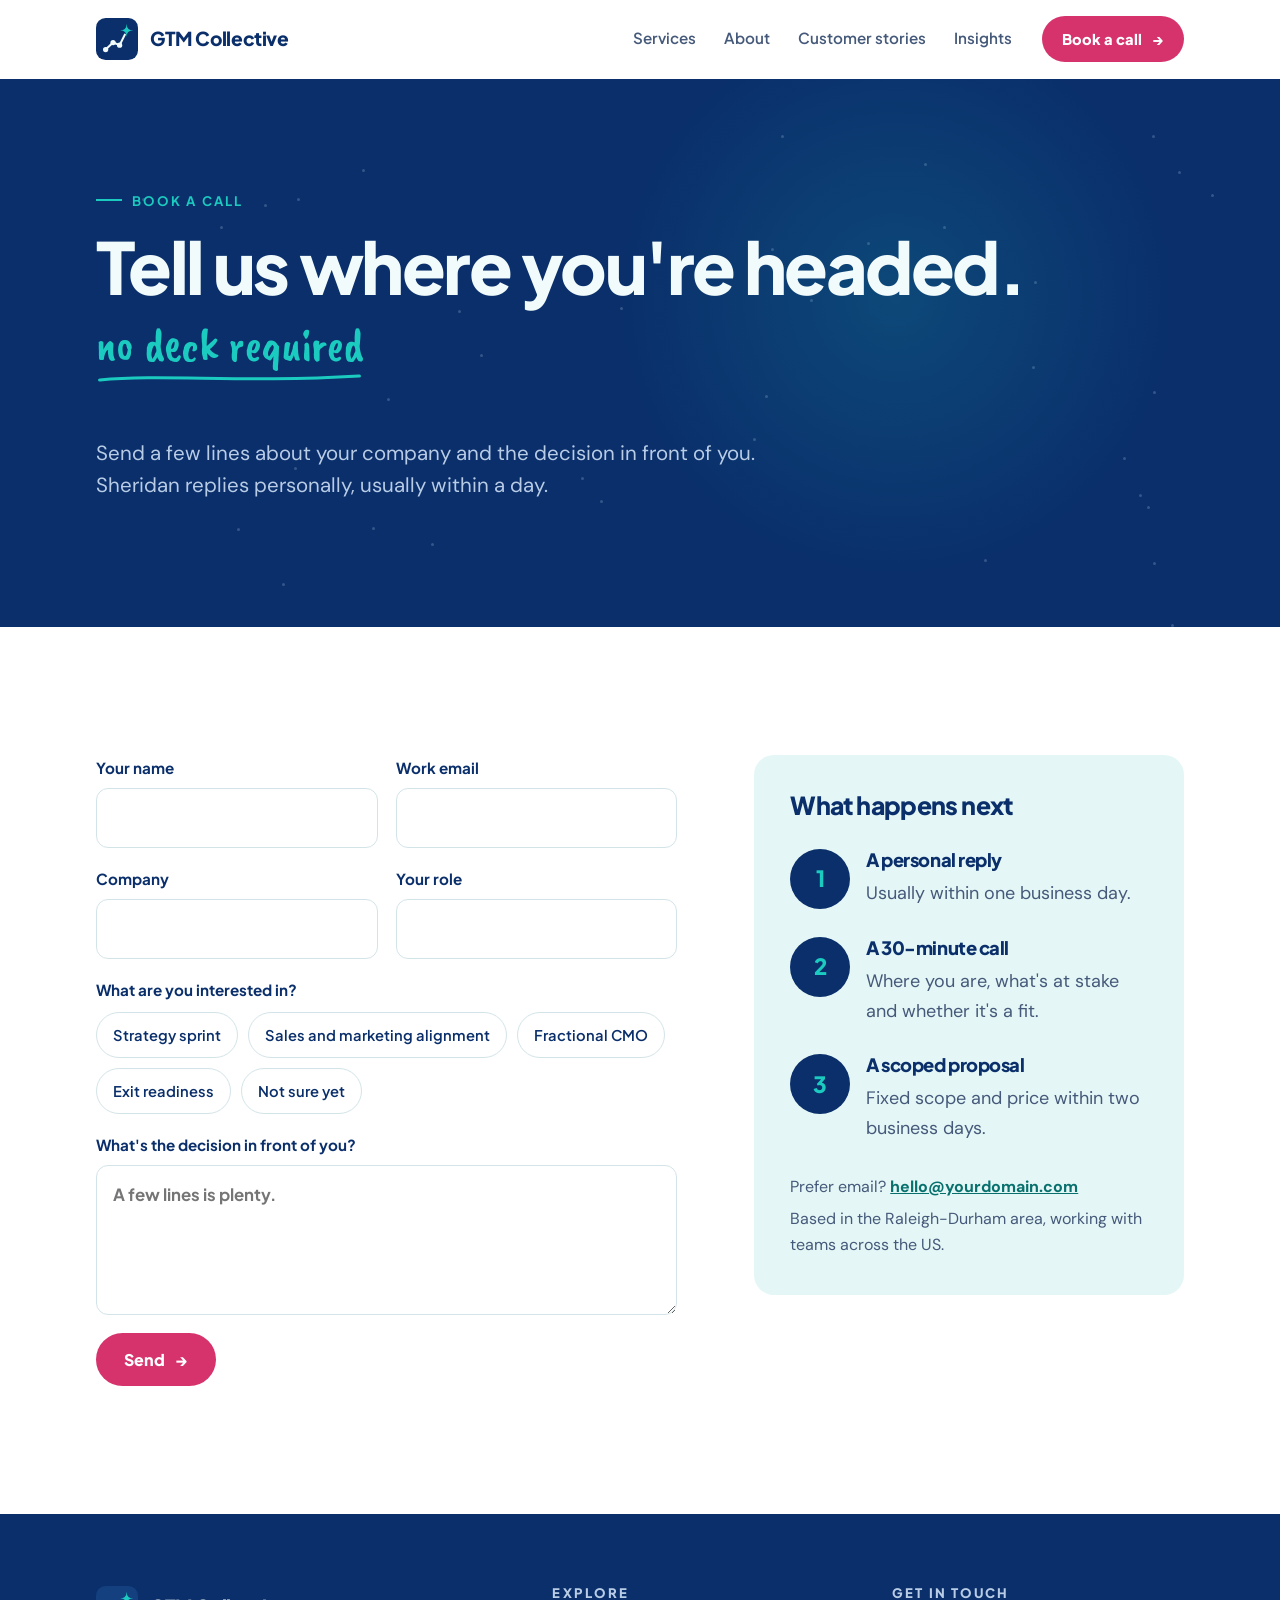
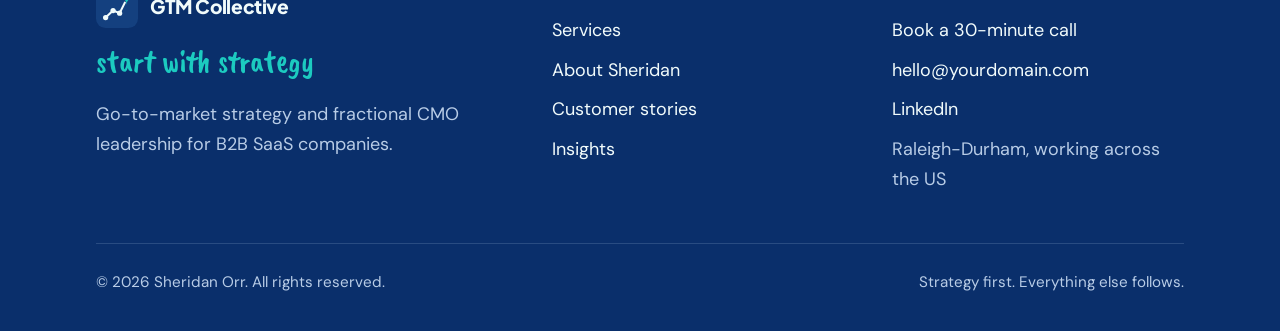
<file: contact.html>
<!DOCTYPE html>
<html lang="en">
<head>
<meta charset="utf-8">
<meta name="viewport" content="width=device-width, initial-scale=1">
<title>Book a call | Sheridan Orr</title>
<meta name="description" content="Book a 30-minute intro call with Sheridan Orr.">
<link rel="preconnect" href="https://fonts.googleapis.com"><link rel="preconnect" href="https://fonts.gstatic.com" crossorigin>
<link href="https://fonts.googleapis.com/css2?family=Plus+Jakarta+Sans:wght@600;700;800&family=DM+Sans:wght@400;500;700&family=Caveat+Brush&display=swap" rel="stylesheet">
<link rel="stylesheet" href="assets/site.css">
</head>
<body>
<header id="site-head"></header>
<main>

<div class="phero navy hero" data-glow>
  <div class="stars" data-n="40"></div><div class="glow"></div>
  <div class="wrap">
    <div class="eyebrow">Book a call</div>
    <h1 data-split>Tell us where you're headed.</h1>
    <div class="script" data-ul>no deck required</div>
    <p class="lede">Send a few lines about your company and the decision in front of you. Sheridan replies personally, usually within a day.</p>
  </div>
</div>

<section>
  <div class="wrap about-grid" style="align-items:start">
    <div class="rv">
      <form class="form" novalidate>
        <div class="row">
          <label>Your name<input name="Name" autocomplete="name" required></label>
          <label>Work email<input name="Email" type="email" autocomplete="email" required></label>
        </div>
        <div class="row">
          <label>Company<input name="Company" autocomplete="organization"></label>
          <label>Your role<input name="Role" autocomplete="organization-title"></label>
        </div>
        <div>
          <span style="display:block;font-family:var(--head);font-weight:700;font-size:.95rem;margin-bottom:10px">What are you interested in?</span>
          <div class="opts">
            <input type="radio" name="Interest" id="o1" value="Strategy sprint"><label for="o1">Strategy sprint</label>
            <input type="radio" name="Interest" id="o2" value="Sales and marketing alignment"><label for="o2">Sales and marketing alignment</label>
            <input type="radio" name="Interest" id="o3" value="Fractional CMO"><label for="o3">Fractional CMO</label>
            <input type="radio" name="Interest" id="o4" value="Exit readiness"><label for="o4">Exit readiness</label>
            <input type="radio" name="Interest" id="o5" value="Not sure yet"><label for="o5">Not sure yet</label>
          </div>
        </div>
        <label>What's the decision in front of you?<textarea name="Message" placeholder="A few lines is plenty."></textarea></label>
        <div><button class="btn" type="submit">Send <span class="arr">&rarr;</span></button></div>
      </form>
      <div class="sent"><h3>Thanks! Your email app should open with your note.</h3><p class="muted" style="margin:10px 0 0">If it didn't, write to <a data-email></a> directly.</p></div>
    </div>
    <div class="rv rv-r">
      <div class="card" style="background:var(--mist);border:0;padding:36px">
        <h3>What happens next</h3>
        <ol class="steps" style="grid-template-columns:1fr;gap:28px;margin-top:28px">
          <li style="padding:0 0 0 76px;min-height:60px"><h3 style="font-size:1.15rem">A personal reply</h3><p>Usually within one business day.</p></li>
          <li style="padding:0 0 0 76px;min-height:60px"><h3 style="font-size:1.15rem">A 30-minute call</h3><p>Where you are, what's at stake and whether it's a fit.</p></li>
          <li style="padding:0 0 0 76px;min-height:60px"><h3 style="font-size:1.15rem">A scoped proposal</h3><p>Fixed scope and price within two business days.</p></li>
        </ol>
        <p style="margin:30px 0 0;font-size:1rem" class="muted">Prefer email? <a data-email style="color:var(--teal);font-weight:700"></a></p>
        <p style="margin:6px 0 0;font-size:1rem" class="muted">Based in the Raleigh-Durham area, working with teams across the US.</p>
      </div>
    </div>
  </div>
</section>
</main>
<footer id="site-foot"></footer>
<script src="assets/site.js"></script>
</body>
</html>
</file>
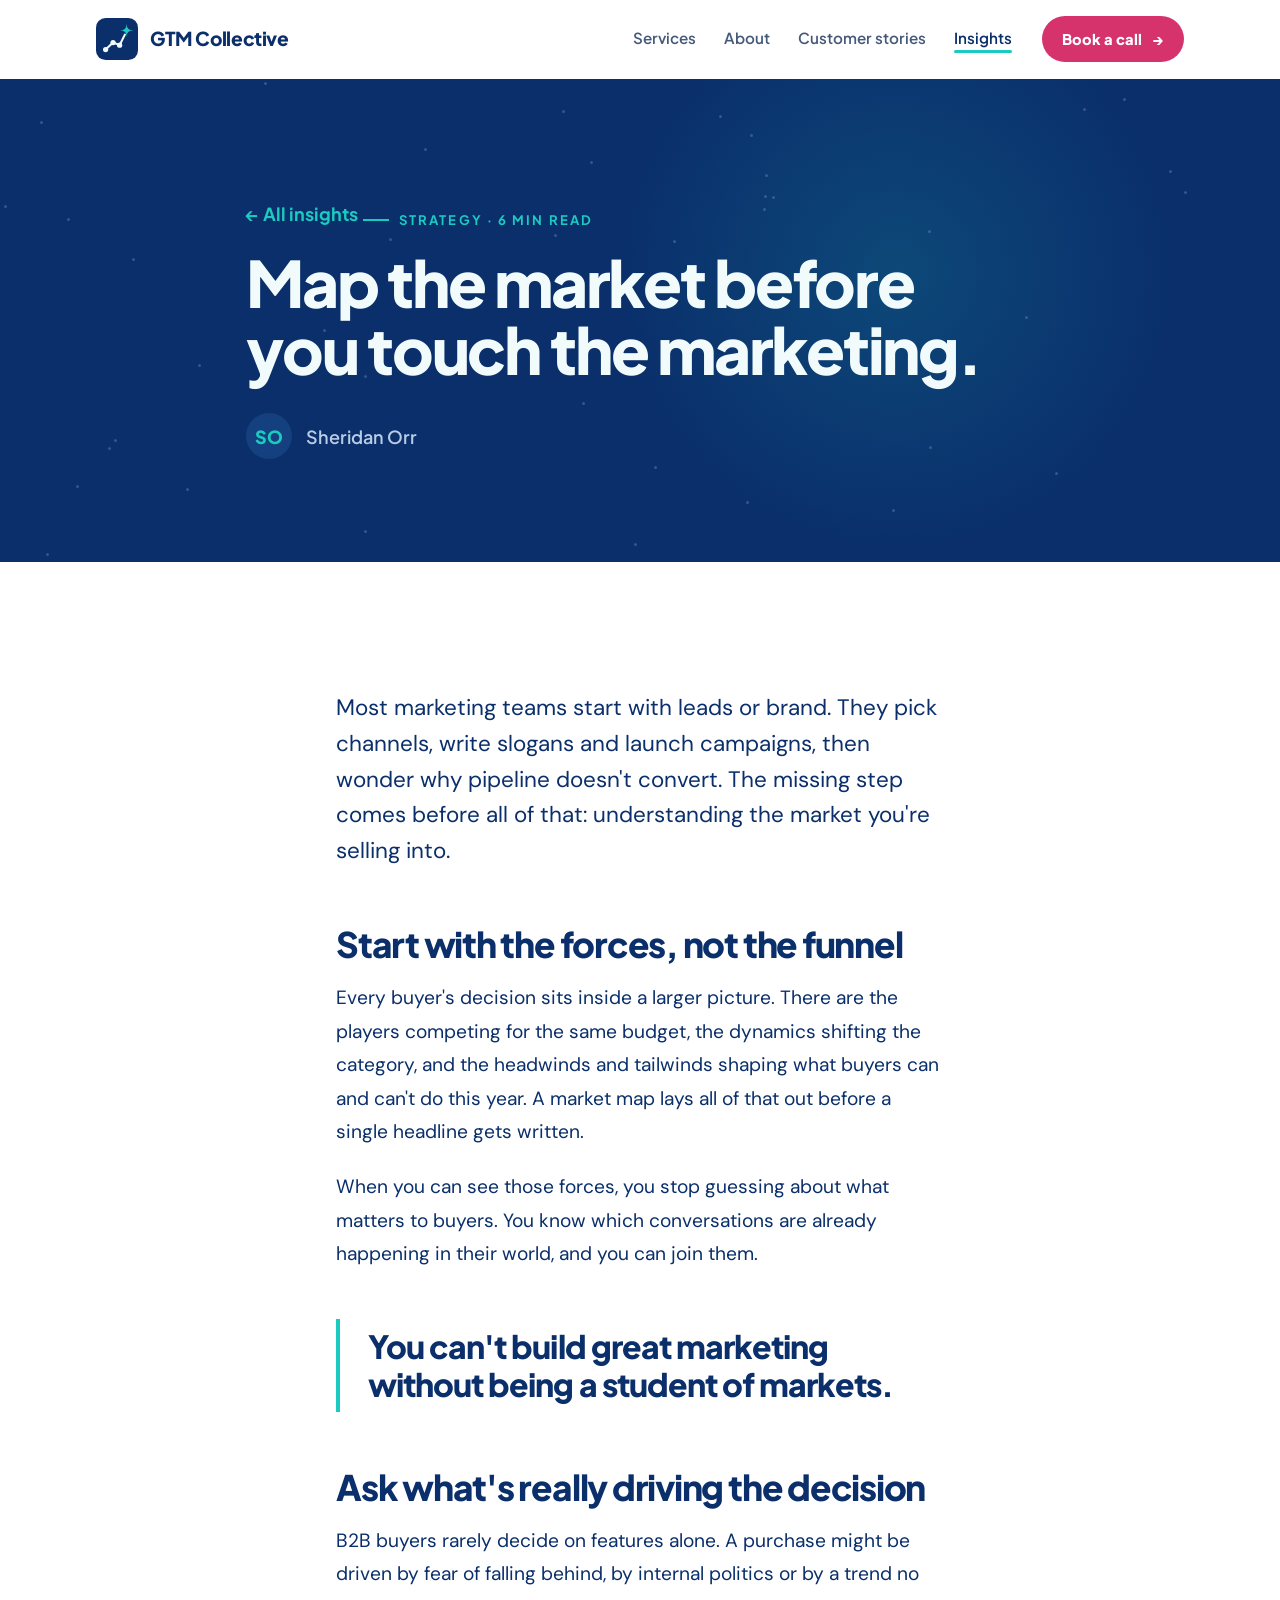
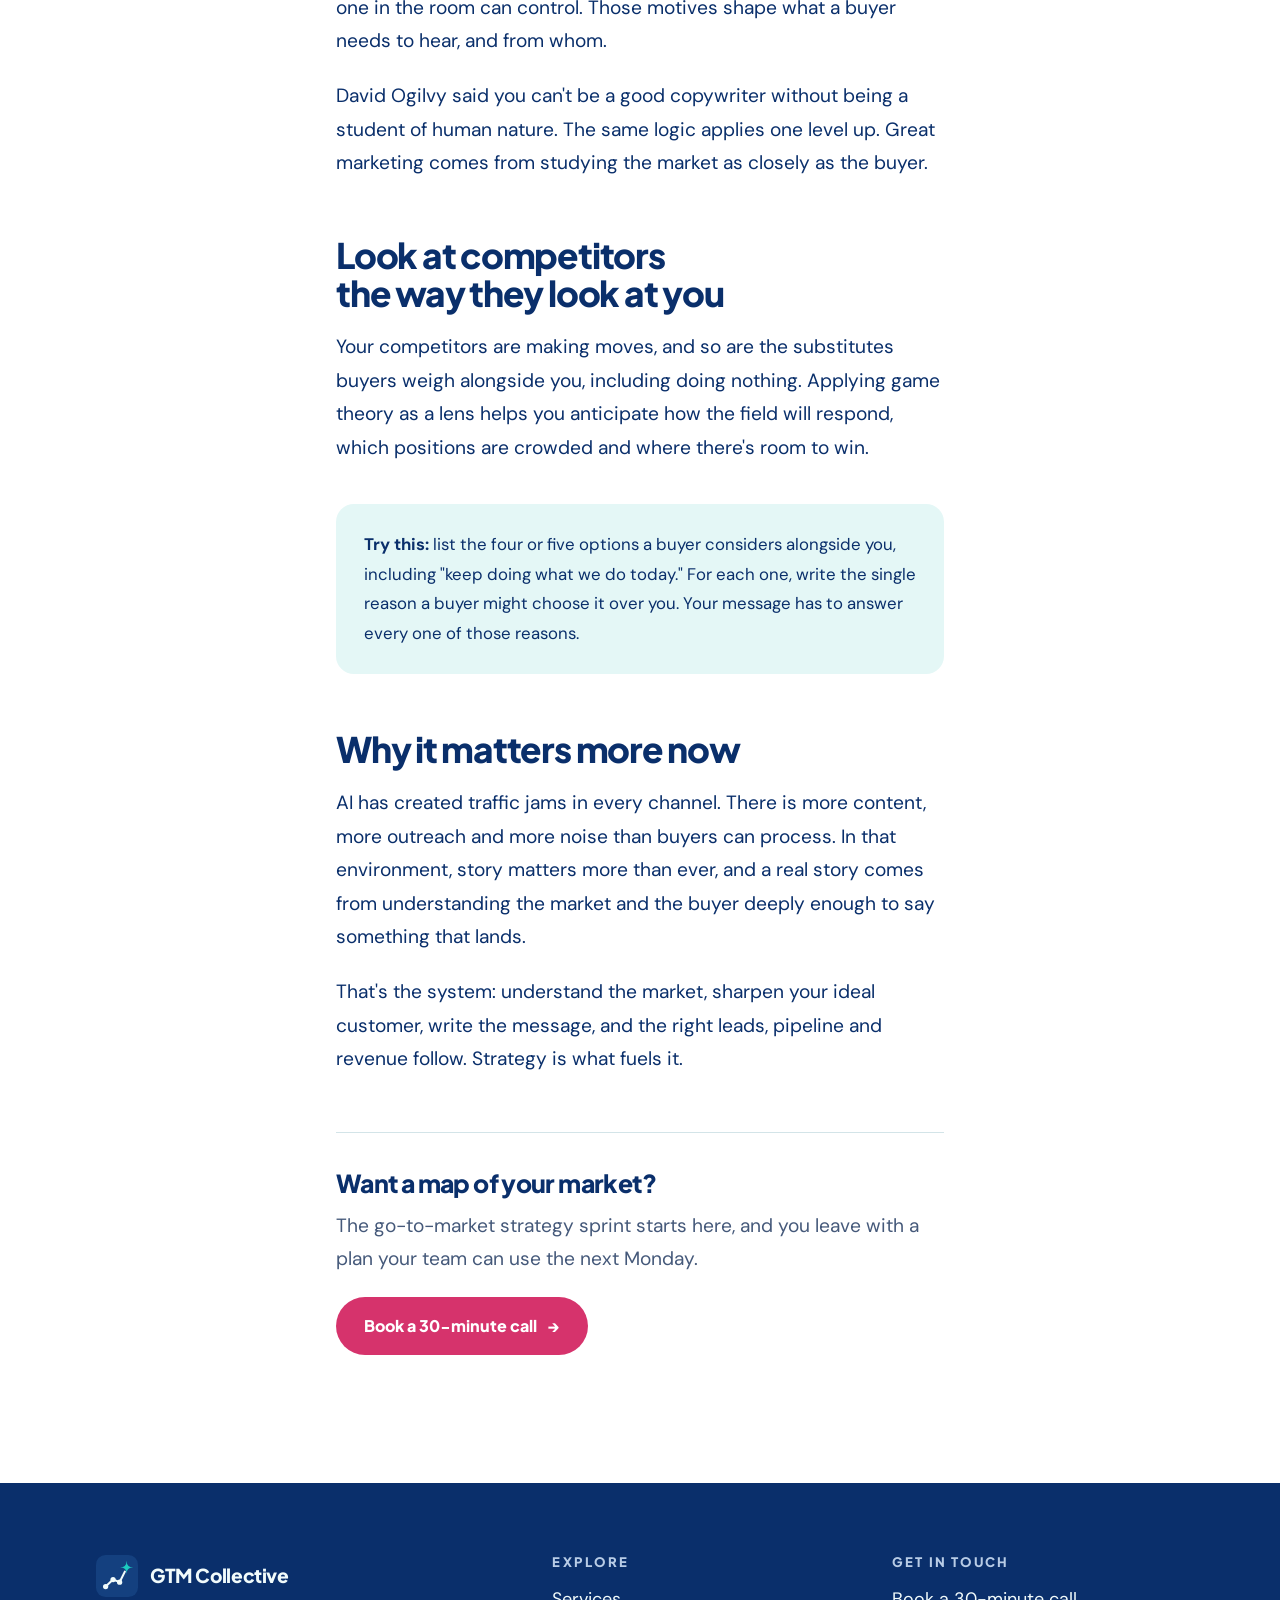
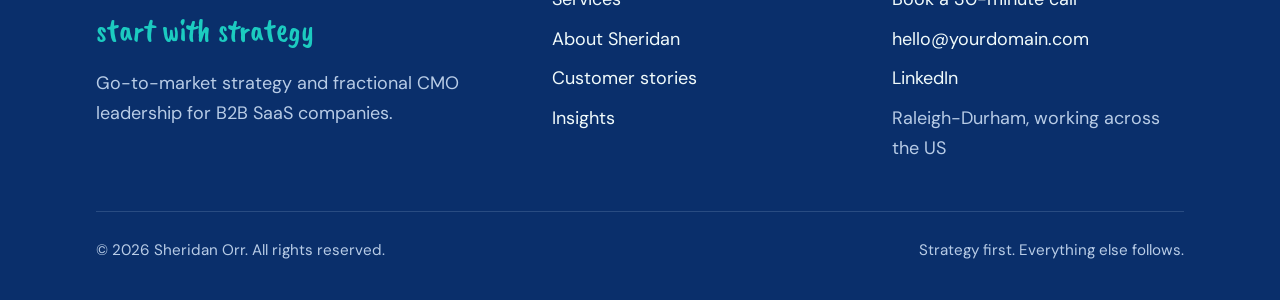
<file: insight-market-before-marketing.html>
<!DOCTYPE html>
<html lang="en">
<head>
<meta charset="utf-8">
<meta name="viewport" content="width=device-width, initial-scale=1">
<title>Map the market before you touch the marketing | Sheridan Orr</title>
<meta name="description" content="Why the best B2B campaigns start with a study of buyers, competitors and the forces around them.">
<link rel="preconnect" href="https://fonts.googleapis.com"><link rel="preconnect" href="https://fonts.gstatic.com" crossorigin>
<link href="https://fonts.googleapis.com/css2?family=Plus+Jakarta+Sans:wght@600;700;800&family=DM+Sans:wght@400;500;700&family=Caveat+Brush&display=swap" rel="stylesheet">
<link rel="stylesheet" href="assets/site.css">
</head>
<body>
<div class="progress"></div>
<header id="site-head"></header>
<main>

<div class="phero navy hero" data-glow>
  <div class="stars" data-n="40"></div><div class="glow"></div>
  <div class="wrap" style="max-width:900px">
    <a class="link" href="insights.html">&larr; All insights</a>
    <div class="eyebrow" style="margin-top:28px">Strategy &middot; 6 min read</div>
    <h1 data-split style="font-size:clamp(2.4rem,5vw,4rem)">Map the market before you touch the marketing.</h1>
    <div class="byline"><span class="av">SO</span><span>Sheridan Orr</span></div>
  </div>
</div>

<section>
  <article class="article wrap">
    <p class="rv" style="font-size:1.4rem;line-height:1.6">Most marketing teams start with leads or brand. They pick channels, write slogans and launch campaigns, then wonder why pipeline doesn't convert. The missing step comes before all of that: understanding the market you're selling into.</p>

    <h2 class="rv">Start with the forces, not the funnel</h2>
    <p class="rv">Every buyer's decision sits inside a larger picture. There are the players competing for the same budget, the dynamics shifting the category, and the headwinds and tailwinds shaping what buyers can and can't do this year. A market map lays all of that out before a single headline gets written.</p>
    <p class="rv">When you can see those forces, you stop guessing about what matters to buyers. You know which conversations are already happening in their world, and you can join them.</p>

    <div class="pull rv">You can't build great marketing without being a student of markets.</div>

    <h2 class="rv">Ask what's really driving the decision</h2>
    <p class="rv">B2B buyers rarely decide on features alone. A purchase might be driven by fear of falling behind, by internal politics or by a trend no one in the room can control. Those motives shape what a buyer needs to hear, and from whom.</p>
    <p class="rv">David Ogilvy said you can't be a good copywriter without being a student of human nature. The same logic applies one level up. Great marketing comes from studying the market as closely as the buyer.</p>

    <h2 class="rv">Look at competitors the way they look at you</h2>
    <p class="rv">Your competitors are making moves, and so are the substitutes buyers weigh alongside you, including doing nothing. Applying game theory as a lens helps you anticipate how the field will respond, which positions are crowded and where there's room to win.</p>

    <div class="note rv"><p><b>Try this:</b> list the four or five options a buyer considers alongside you, including "keep doing what we do today." For each one, write the single reason a buyer might choose it over you. Your message has to answer every one of those reasons.</p></div>

    <h2 class="rv">Why it matters more now</h2>
    <p class="rv">AI has created traffic jams in every channel. There is more content, more outreach and more noise than buyers can process. In that environment, story matters more than ever, and a real story comes from understanding the market and the buyer deeply enough to say something that lands.</p>
    <p class="rv">That's the system: understand the market, sharpen your ideal customer, write the message, and the right leads, pipeline and revenue follow. Strategy is what fuels it.</p>

    <div class="rv" style="margin-top:56px;padding-top:36px;border-top:1px solid var(--rule)">
      <h3>Want a map of your market?</h3>
      <p class="muted" style="margin-top:10px">The go-to-market strategy sprint starts here, and you leave with a plan your team can use the next Monday.</p>
      <a class="btn" href="contact.html">Book a 30-minute call <span class="arr">&rarr;</span></a>
    </div>
  </article>
</section>
</main>
<footer id="site-foot"></footer>
<script src="assets/site.js"></script>
</body>
</html>
</file>
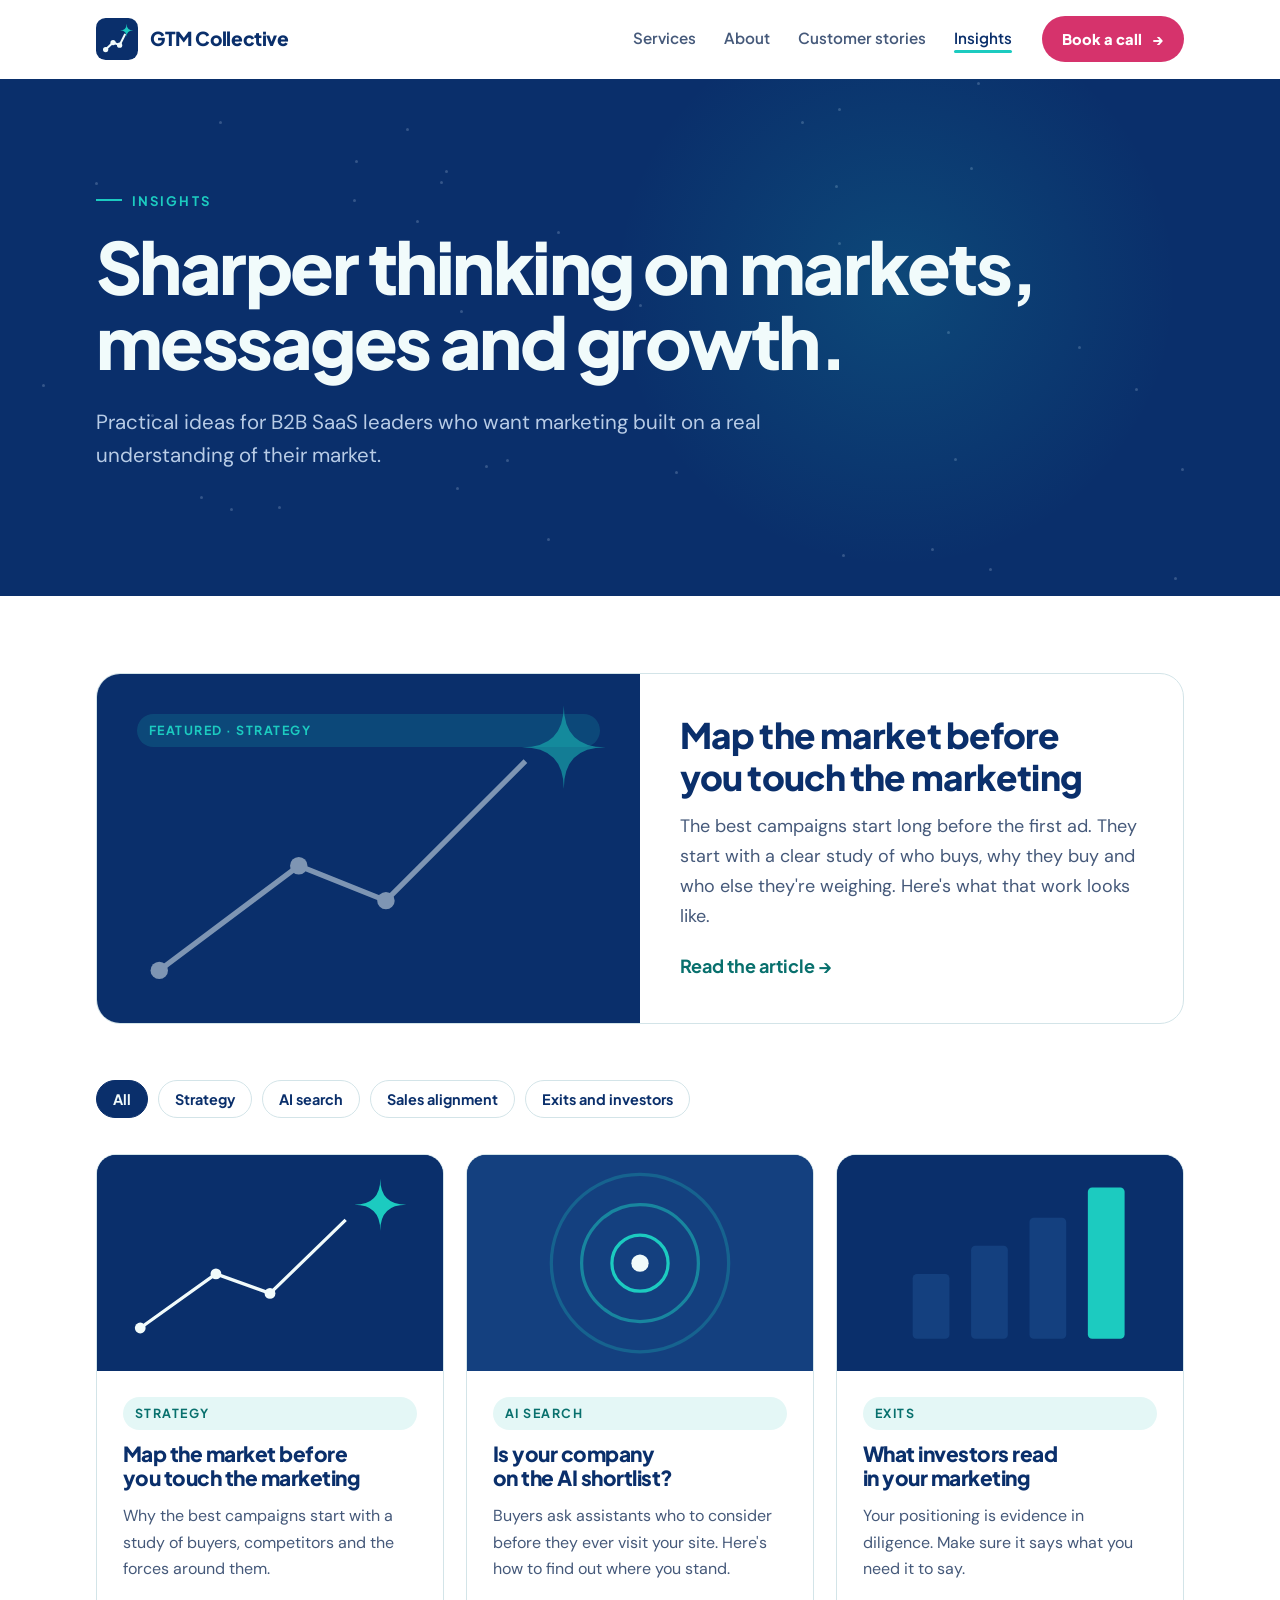
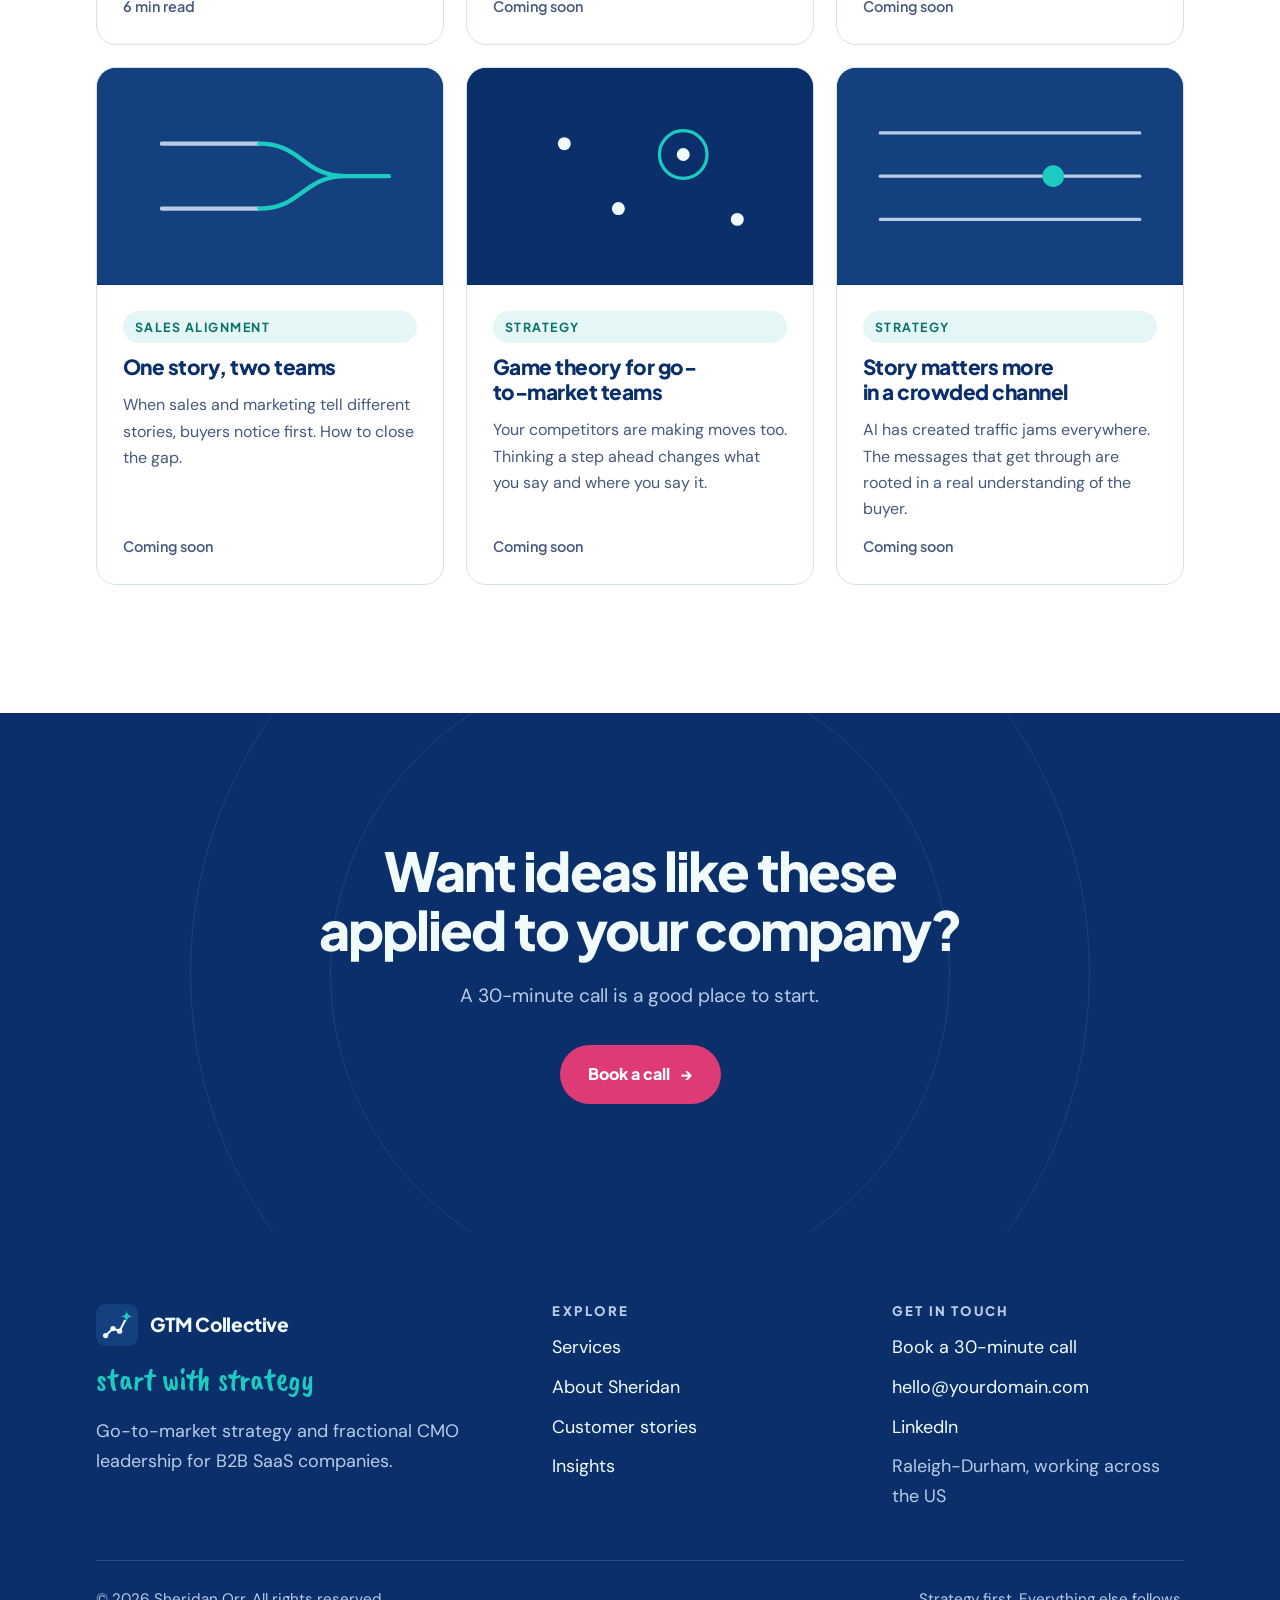
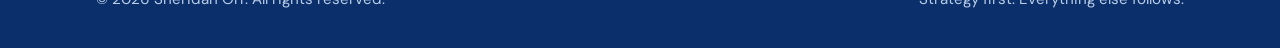
<file: insights.html>
<!DOCTYPE html>
<html lang="en">
<head>
<meta charset="utf-8">
<meta name="viewport" content="width=device-width, initial-scale=1">
<title>Insights | Sheridan Orr</title>
<meta name="description" content="Go-to-market strategy insights for B2B SaaS leaders.">
<link rel="preconnect" href="https://fonts.googleapis.com"><link rel="preconnect" href="https://fonts.gstatic.com" crossorigin>
<link href="https://fonts.googleapis.com/css2?family=Plus+Jakarta+Sans:wght@600;700;800&family=DM+Sans:wght@400;500;700&family=Caveat+Brush&display=swap" rel="stylesheet">
<link rel="stylesheet" href="assets/site.css">
</head>
<body>
<header id="site-head"></header>
<main>

<div class="phero navy hero" data-glow>
  <div class="stars" data-n="40"></div><div class="glow"></div>
  <div class="wrap">
    <div class="eyebrow">Insights</div>
    <h1 data-split>Sharper thinking on markets, messages and growth.</h1>
    <p class="lede">Practical ideas for B2B SaaS leaders who want marketing built on a real understanding of their market.</p>
  </div>
</div>

<section style="padding-top:clamp(48px,6vw,80px)">
  <div class="wrap">
    <a class="story rv" href="insight-market-before-marketing.html" style="margin-bottom:56px">
      <div class="vis">
        <svg viewBox="0 0 300 200" style="position:absolute;inset:0;width:100%;height:100%;opacity:.5" aria-hidden="true"><path d="M30 170 L110 110 L160 130 L240 50" fill="none" stroke="#F1FBFB" stroke-width="3"/><circle cx="30" cy="170" r="5" fill="#F1FBFB"/><circle cx="110" cy="110" r="5" fill="#F1FBFB"/><circle cx="160" cy="130" r="5" fill="#F1FBFB"/><path d="M262 18 Q262 42 286 42 Q262 42 262 66 Q262 42 238 42 Q262 42 262 18 Z" fill="#1CCBC0"/></svg>
        <span class="tag">Featured &middot; Strategy</span>
        <div></div>
      </div>
      <div class="txt">
        <h3 style="font-size:clamp(1.6rem,3vw,2.2rem)">Map the market before you touch the marketing</h3>
        <p style="margin-top:14px">The best campaigns start long before the first ad. They start with a clear study of who buys, why they buy and who else they're weighing. Here's what that work looks like.</p>
        <span class="link">Read the article &rarr;</span>
      </div>
    </a>

    <div class="chips" style="margin:0 0 36px" role="group" aria-label="Filter by topic">
      <button class="chip light on" data-filter="all">All</button>
      <button class="chip light" data-filter="strategy">Strategy</button>
      <button class="chip light" data-filter="ai">AI search</button>
      <button class="chip light" data-filter="alignment">Sales alignment</button>
      <button class="chip light" data-filter="exits">Exits and investors</button>
    </div>

    <div class="cards three" data-stagger>
      <a class="post" data-cat="strategy" href="insight-market-before-marketing.html"><div class="art"><svg viewBox="0 0 320 200" aria-hidden="true"><rect width="320" height="200" fill="#0A2F6B"/><path d="M40 160 L110 110 L160 128 L230 60" fill="none" stroke="#F1FBFB" stroke-width="3"/><circle cx="40" cy="160" r="5" fill="#F1FBFB"/><circle cx="110" cy="110" r="5" fill="#F1FBFB"/><circle cx="160" cy="128" r="5" fill="#F1FBFB"/><path d="M262 22 Q262 46 286 46 Q262 46 262 70 Q262 46 238 46 Q262 46 262 22 Z" fill="#1CCBC0"/></svg></div><div class="body"><span class="tag">Strategy</span><h3>Map the market before you touch the marketing</h3><p>Why the best campaigns start with a study of buyers, competitors and the forces around them.</p><span class="meta">6 min read</span></div></a>
      <a class="post" data-cat="ai" href="#"><div class="art"><svg viewBox="0 0 320 200" aria-hidden="true"><rect width="320" height="200" fill="#14407F"/><g fill="none" stroke="#1CCBC0" stroke-width="3"><circle cx="160" cy="100" r="26"/><circle cx="160" cy="100" r="54" opacity=".5"/><circle cx="160" cy="100" r="82" opacity=".25"/></g><circle cx="160" cy="100" r="8" fill="#F1FBFB"/></svg></div><div class="body"><span class="tag">AI search</span><h3>Is your company on the AI shortlist?</h3><p>Buyers ask assistants who to consider before they ever visit your site. Here's how to find out where you stand.</p><span class="meta">Coming soon</span></div></a>
      <a class="post" data-cat="exits" href="#"><div class="art"><svg viewBox="0 0 320 200" aria-hidden="true"><rect width="320" height="200" fill="#0A2F6B"/><g fill="#14407F"><rect x="70" y="110" width="34" height="60" rx="4"/><rect x="124" y="84" width="34" height="86" rx="4"/><rect x="178" y="58" width="34" height="112" rx="4"/></g><rect x="232" y="30" width="34" height="140" rx="4" fill="#1CCBC0"/></svg></div><div class="body"><span class="tag">Exits</span><h3>What investors read in your marketing</h3><p>Your positioning is evidence in diligence. Make sure it says what you need it to say.</p><span class="meta">Coming soon</span></div></a>
      <a class="post" data-cat="alignment" href="#"><div class="art"><svg viewBox="0 0 320 200" aria-hidden="true"><rect width="320" height="200" fill="#14407F"/><path d="M60 70 H150 M60 130 H150" stroke="#B8CCE6" stroke-width="4" stroke-linecap="round"/><path d="M150 70 C190 70 190 100 230 100 M150 130 C190 130 190 100 230 100 H270" stroke="#1CCBC0" stroke-width="4" fill="none" stroke-linecap="round"/></svg></div><div class="body"><span class="tag">Sales alignment</span><h3>One story, two teams</h3><p>When sales and marketing tell different stories, buyers notice first. How to close the gap.</p><span class="meta">Coming soon</span></div></a>
      <a class="post" data-cat="strategy" href="#"><div class="art"><svg viewBox="0 0 320 200" aria-hidden="true"><rect width="320" height="200" fill="#0A2F6B"/><g fill="#F1FBFB"><circle cx="90" cy="70" r="6"/><circle cx="140" cy="130" r="6"/><circle cx="200" cy="80" r="6"/><circle cx="250" cy="140" r="6"/></g><circle cx="200" cy="80" r="22" fill="none" stroke="#1CCBC0" stroke-width="3"/></svg></div><div class="body"><span class="tag">Strategy</span><h3>Game theory for go-to-market teams</h3><p>Your competitors are making moves too. Thinking a step ahead changes what you say and where you say it.</p><span class="meta">Coming soon</span></div></a>
      <a class="post" data-cat="strategy ai" href="#"><div class="art"><svg viewBox="0 0 320 200" aria-hidden="true"><rect width="320" height="200" fill="#14407F"/><g stroke="#B8CCE6" stroke-width="3" stroke-linecap="round"><path d="M40 60 H280"/><path d="M40 100 H280"/><path d="M40 140 H280"/></g><circle cx="200" cy="100" r="10" fill="#1CCBC0"/></svg></div><div class="body"><span class="tag">Strategy</span><h3>Story matters more in a crowded channel</h3><p>AI has created traffic jams everywhere. The messages that get through are rooted in a real understanding of the buyer.</p><span class="meta">Coming soon</span></div></a>
    </div>
  </div>
</section>

<section class="navy cta">
  <div class="orbit"></div><div class="orbit o2"></div>
  <div class="wrap">
    <h2 class="rv">Want ideas like these applied to your company?</h2>
    <p class="rv" style="--d:.1s">A 30-minute call is a good place to start.</p>
    <div class="rv" style="--d:.2s"><a class="btn" href="contact.html">Book a call <span class="arr">&rarr;</span></a></div>
  </div>
</section>
</main>
<footer id="site-foot"></footer>
<script src="assets/site.js"></script>
</body>
</html>
</file>
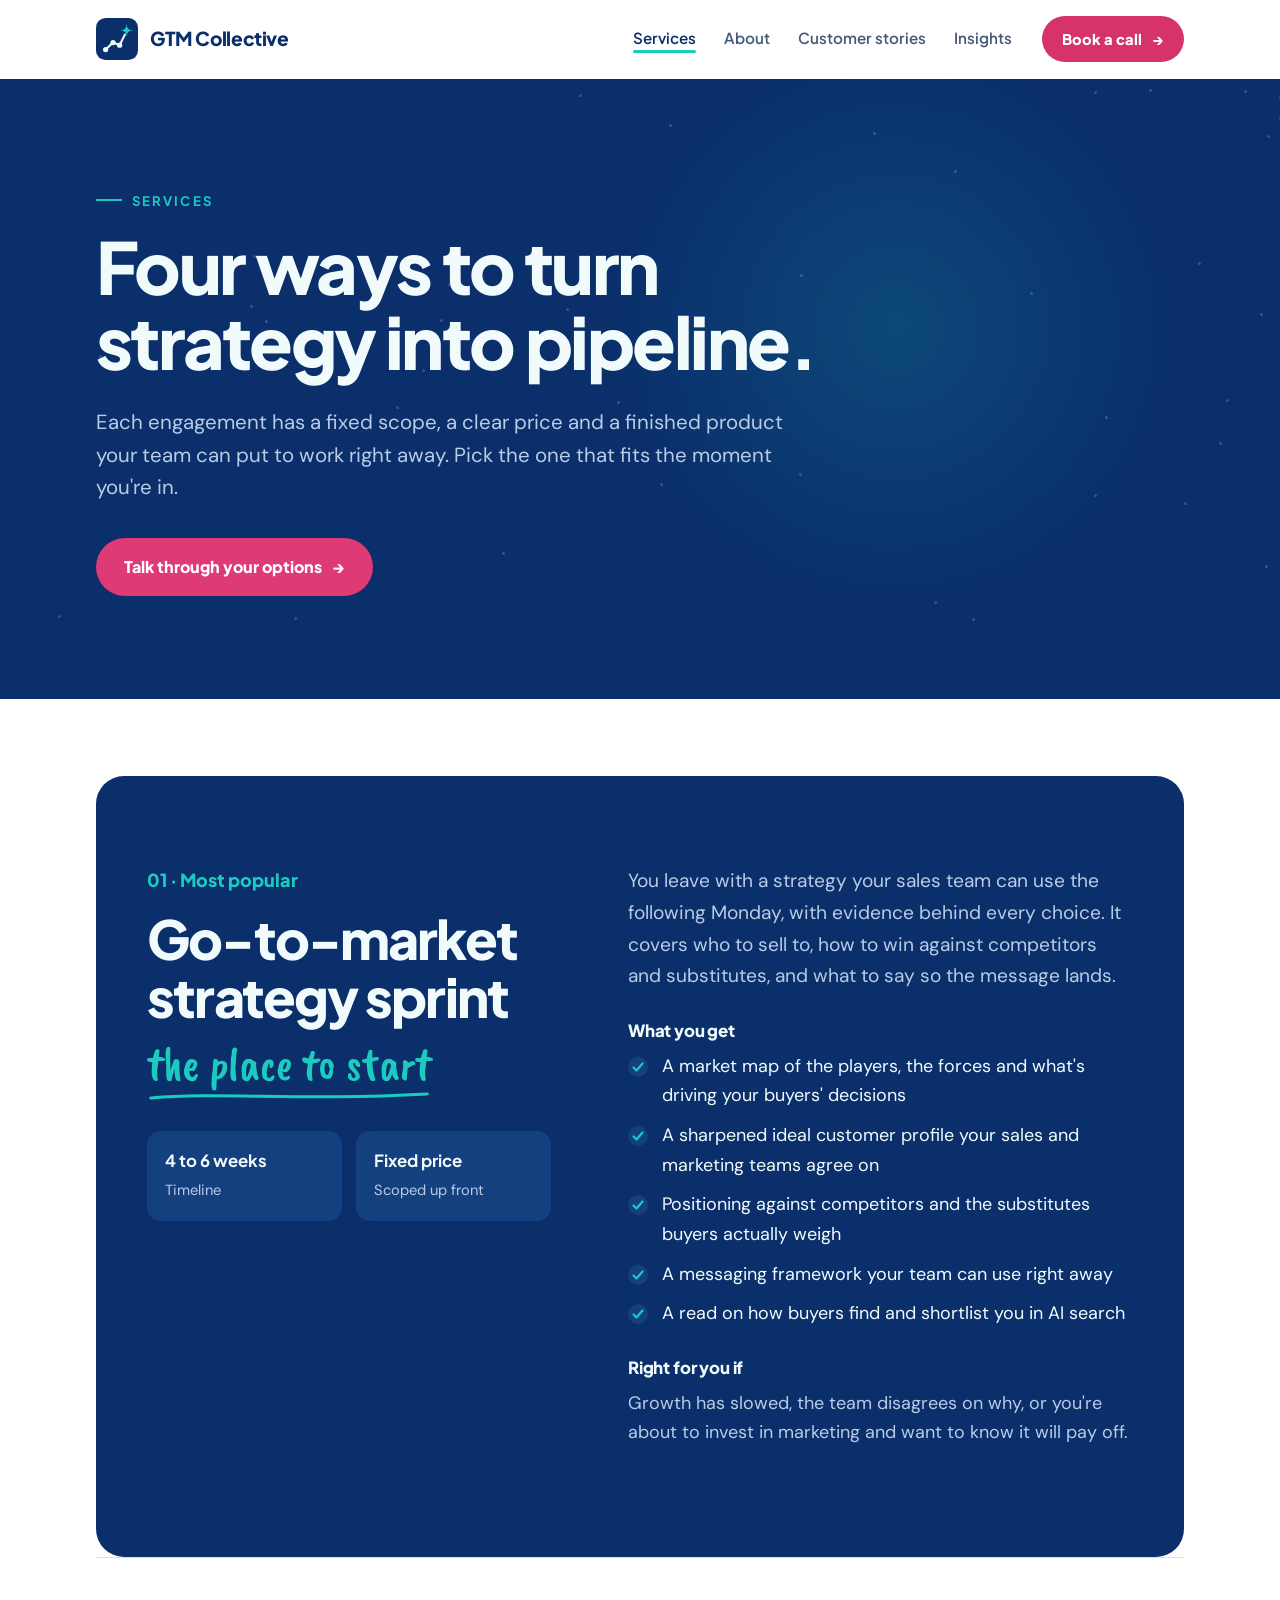
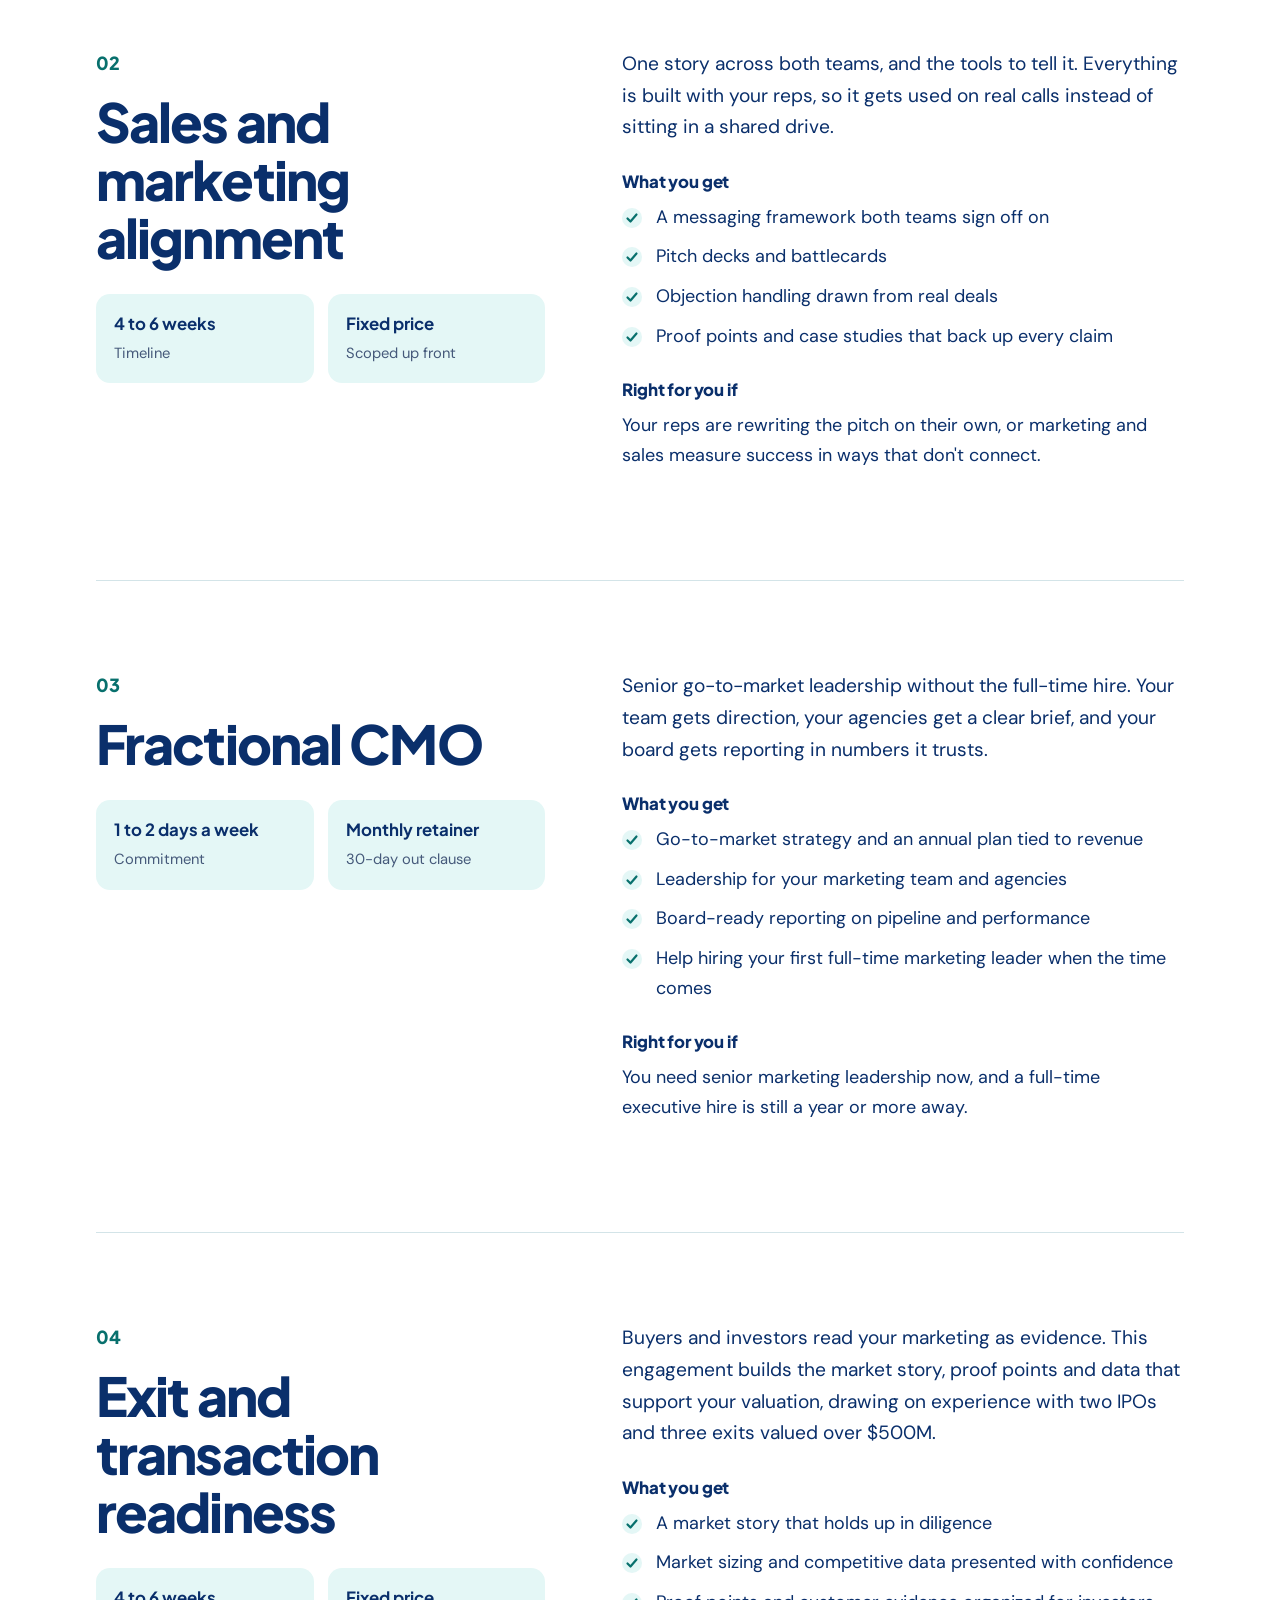
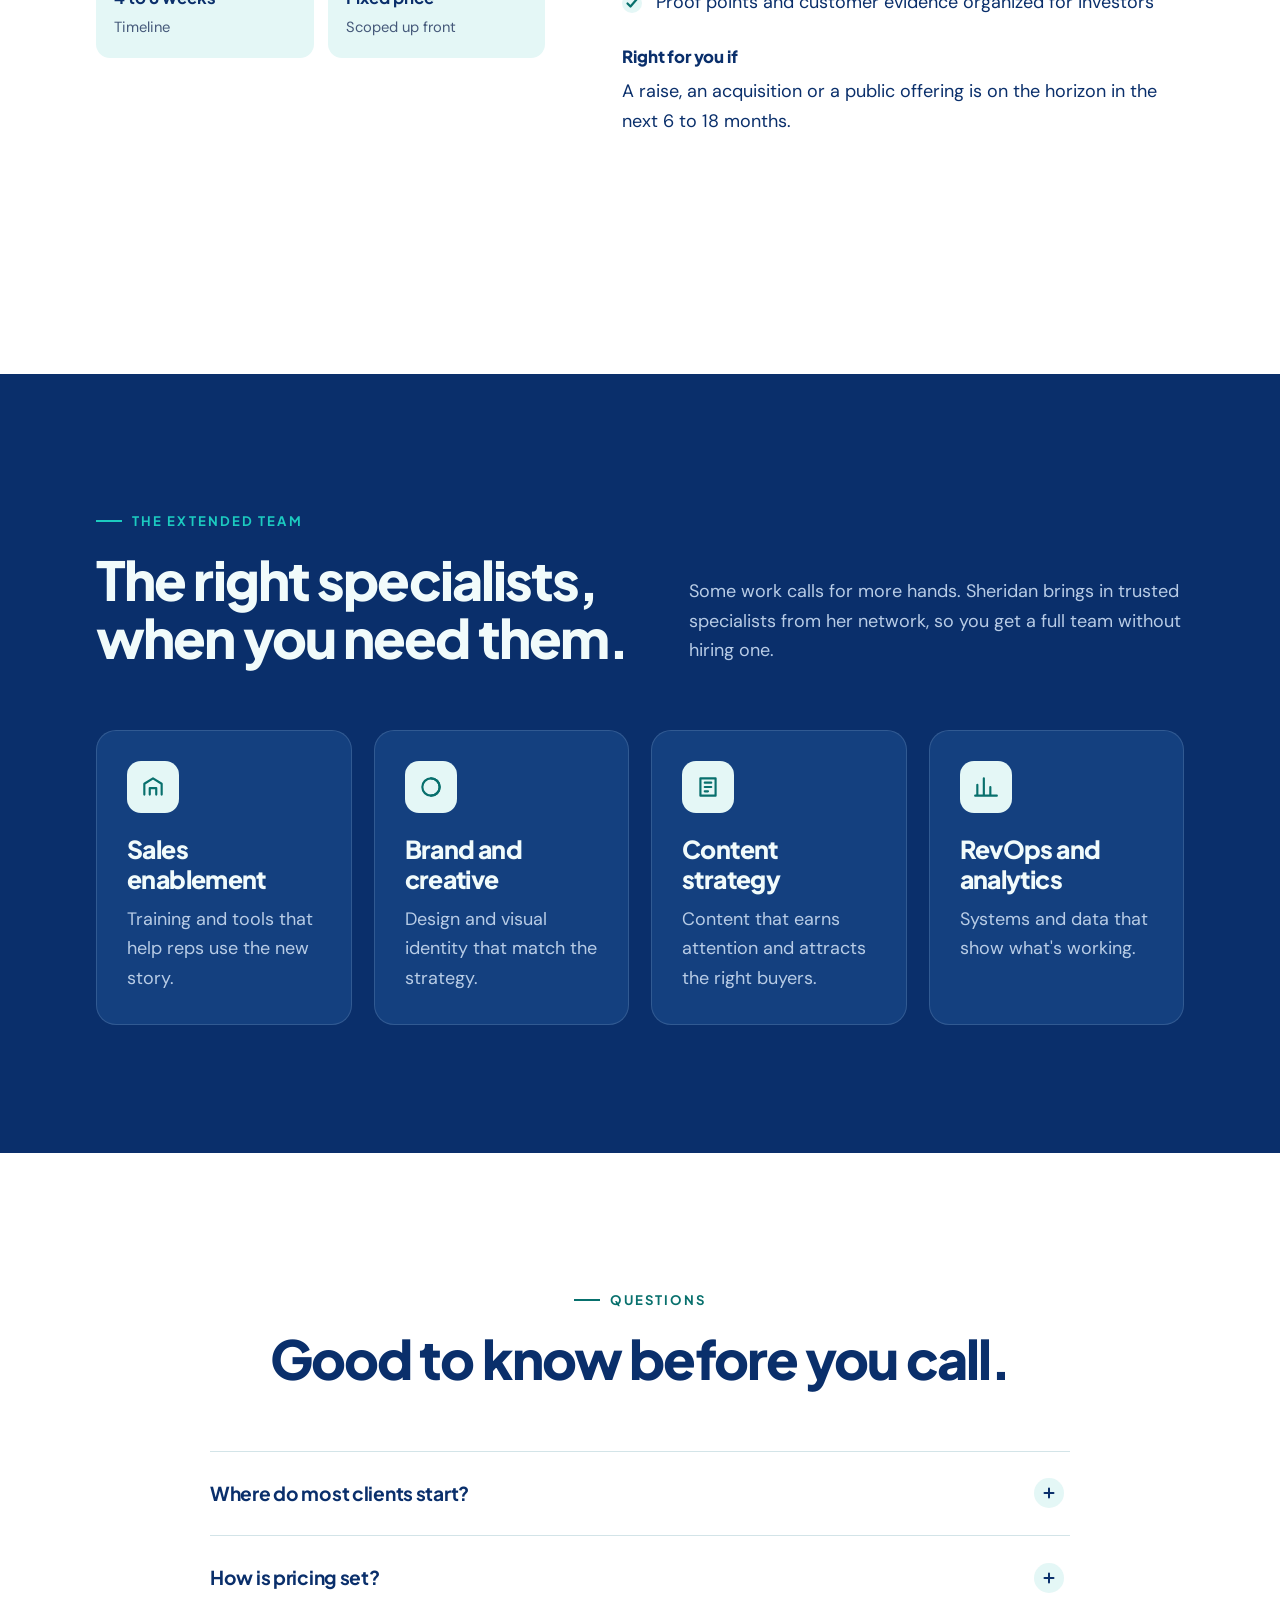
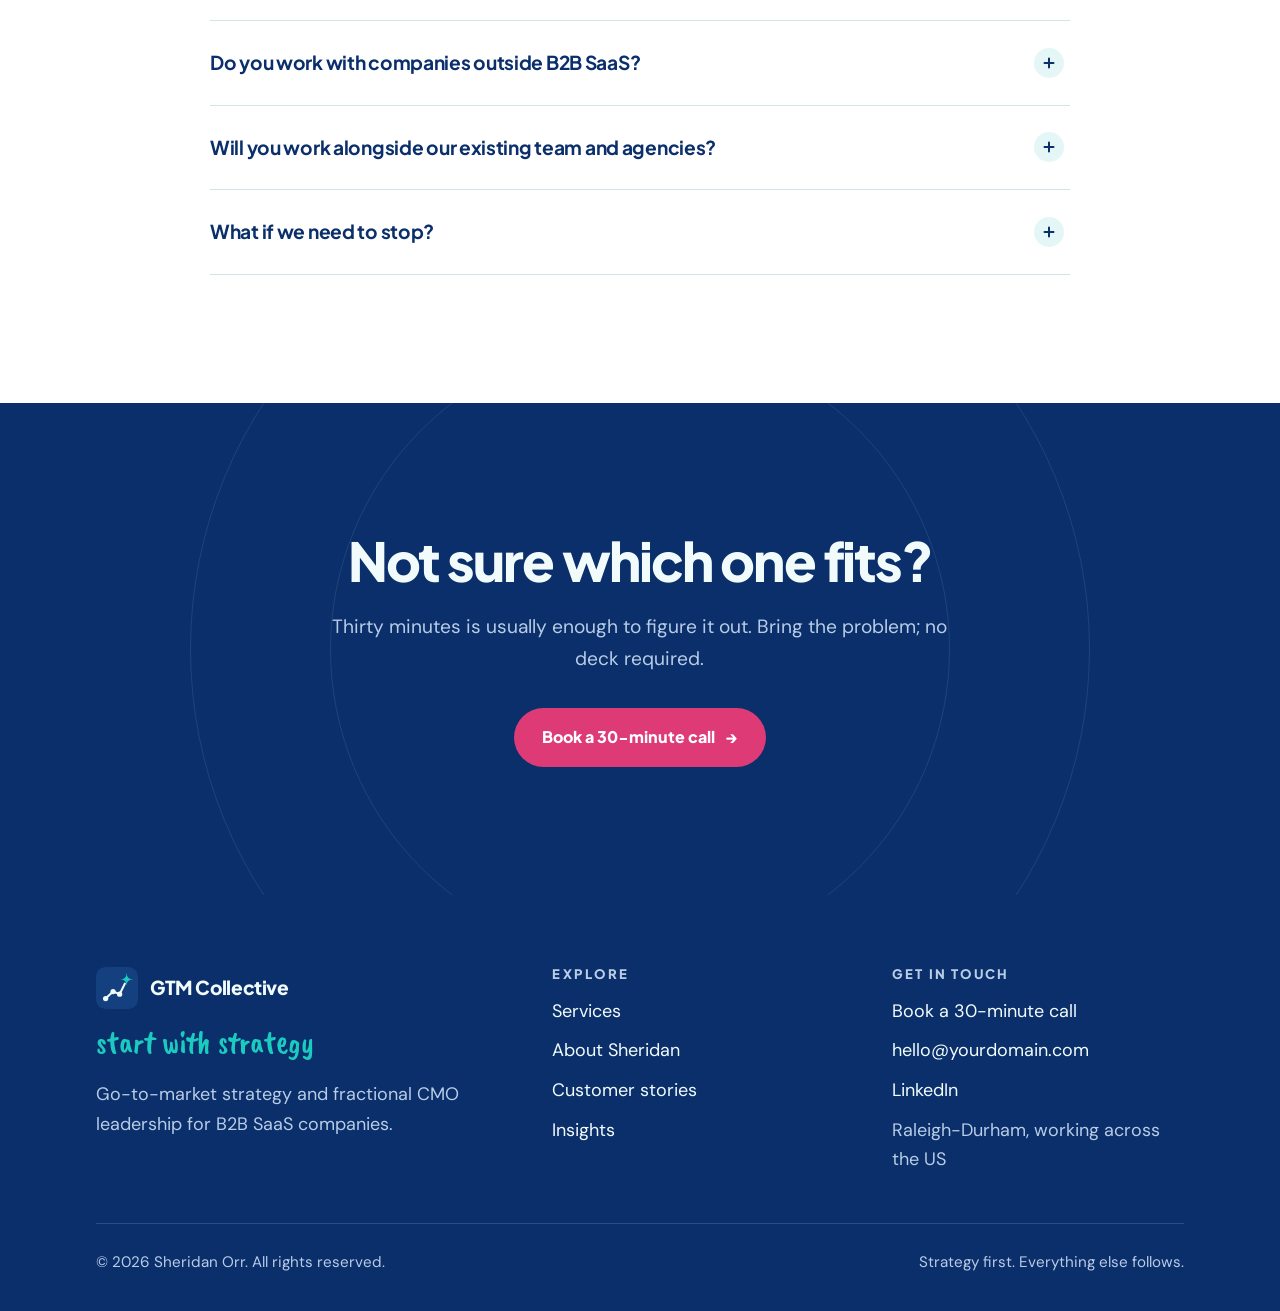
<file: services.html>
<!DOCTYPE html>
<html lang="en">
<head>
<meta charset="utf-8">
<meta name="viewport" content="width=device-width, initial-scale=1">
<title>Services | Sheridan Orr</title>
<meta name="description" content="Go-to-market strategy sprints, sales and marketing alignment, fractional CMO leadership and exit readiness for B2B SaaS companies.">
<link rel="preconnect" href="https://fonts.googleapis.com"><link rel="preconnect" href="https://fonts.gstatic.com" crossorigin>
<link href="https://fonts.googleapis.com/css2?family=Plus+Jakarta+Sans:wght@600;700;800&family=DM+Sans:wght@400;500;700&family=Caveat+Brush&display=swap" rel="stylesheet">
<link rel="stylesheet" href="assets/site.css">
</head>
<body>
<header id="site-head"></header>
<main>

<div class="phero navy hero" data-glow>
  <div class="stars" data-n="40"></div><div class="glow"></div>
  <div class="wrap">
    <div class="eyebrow">Services</div>
    <h1 data-split>Four ways to turn strategy into pipeline.</h1>
    <p class="lede">Each engagement has a fixed scope, a clear price and a finished product your team can put to work right away. Pick the one that fits the moment you're in.</p>
    <div class="btn-row" style="margin-top:34px"><a class="btn" href="contact.html">Talk through your options <span class="arr">&rarr;</span></a></div>
  </div>
</div>

<section style="padding-top:clamp(40px,6vw,80px)">
  <div class="wrap">
    <div class="detail feature rv" id="sprint">
      <div class="side">
        <span class="k">01 &middot; Most popular</span>
        <h2>Go-to-market strategy sprint</h2>
        <div class="script" data-ul style="margin-top:16px">the place to start</div>
        <div class="facts"><div><b>4 to 6 weeks</b><span>Timeline</span></div><div><b>Fixed price</b><span>Scoped up front</span></div></div>
      </div>
      <div>
        <p style="font-size:1.2rem">You leave with a strategy your sales team can use the following Monday, with evidence behind every choice. It covers who to sell to, how to win against competitors and substitutes, and what to say so the message lands.</p>
        <h4>What you get</h4>
        <ul class="ticks">
          <li>A market map of the players, the forces and what's driving your buyers' decisions</li>
          <li>A sharpened ideal customer profile your sales and marketing teams agree on</li>
          <li>Positioning against competitors and the substitutes buyers actually weigh</li>
          <li>A messaging framework your team can use right away</li>
          <li>A read on how buyers find and shortlist you in AI search</li>
        </ul>
        <h4>Right for you if</h4>
        <p>Growth has slowed, the team disagrees on why, or you're about to invest in marketing and want to know it will pay off.</p>
      </div>
    </div>

    <div class="detail rv" id="alignment">
      <div class="side">
        <span class="k">02</span>
        <h2>Sales and marketing alignment</h2>
        <div class="facts"><div><b>4 to 6 weeks</b><span>Timeline</span></div><div><b>Fixed price</b><span>Scoped up front</span></div></div>
      </div>
      <div>
        <p style="font-size:1.2rem">One story across both teams, and the tools to tell it. Everything is built with your reps, so it gets used on real calls instead of sitting in a shared drive.</p>
        <h4>What you get</h4>
        <ul class="ticks">
          <li>A messaging framework both teams sign off on</li>
          <li>Pitch decks and battlecards</li>
          <li>Objection handling drawn from real deals</li>
          <li>Proof points and case studies that back up every claim</li>
        </ul>
        <h4>Right for you if</h4>
        <p>Your reps are rewriting the pitch on their own, or marketing and sales measure success in ways that don't connect.</p>
      </div>
    </div>

    <div class="detail rv" id="fractional">
      <div class="side">
        <span class="k">03</span>
        <h2>Fractional CMO</h2>
        <div class="facts"><div><b>1 to 2 days a week</b><span>Commitment</span></div><div><b>Monthly retainer</b><span>30-day out clause</span></div></div>
      </div>
      <div>
        <p style="font-size:1.2rem">Senior go-to-market leadership without the full-time hire. Your team gets direction, your agencies get a clear brief, and your board gets reporting in numbers it trusts.</p>
        <h4>What you get</h4>
        <ul class="ticks">
          <li>Go-to-market strategy and an annual plan tied to revenue</li>
          <li>Leadership for your marketing team and agencies</li>
          <li>Board-ready reporting on pipeline and performance</li>
          <li>Help hiring your first full-time marketing leader when the time comes</li>
        </ul>
        <h4>Right for you if</h4>
        <p>You need senior marketing leadership now, and a full-time executive hire is still a year or more away.</p>
      </div>
    </div>

    <div class="detail rv" id="exit">
      <div class="side">
        <span class="k">04</span>
        <h2>Exit and transaction readiness</h2>
        <div class="facts"><div><b>4 to 6 weeks</b><span>Timeline</span></div><div><b>Fixed price</b><span>Scoped up front</span></div></div>
      </div>
      <div>
        <p style="font-size:1.2rem">Buyers and investors read your marketing as evidence. This engagement builds the market story, proof points and data that support your valuation, drawing on experience with two IPOs and three exits valued over $500M.</p>
        <h4>What you get</h4>
        <ul class="ticks">
          <li>A market story that holds up in diligence</li>
          <li>Market sizing and competitive data presented with confidence</li>
          <li>Proof points and customer evidence organized for investors</li>
        </ul>
        <h4>Right for you if</h4>
        <p>A raise, an acquisition or a public offering is on the horizon in the next 6 to 18 months.</p>
      </div>
    </div>
  </div>
</section>

<section class="navy">
  <div class="wrap">
    <div class="sec-head">
      <div class="rv"><div class="eyebrow">The extended team</div><h2>The right specialists, when you need them.</h2></div>
      <p class="rv" style="--d:.1s">Some work calls for more hands. Sheridan brings in trusted specialists from her network, so you get a full team without hiring one.</p>
    </div>
    <div class="cards four" data-stagger>
      <div class="card"><div class="ic"><svg viewBox="0 0 24 24"><path d="M4 19V9l8-5 8 5v10"/><path d="M9 19v-6h6v6"/></svg></div><h3>Sales enablement</h3><p>Training and tools that help reps use the new story.</p></div>
      <div class="card"><div class="ic"><svg viewBox="0 0 24 24"><circle cx="12" cy="12" r="8"/><path d="M12 4a8 8 0 0 1 0 16"/></svg></div><h3>Brand and creative</h3><p>Design and visual identity that match the strategy.</p></div>
      <div class="card"><div class="ic"><svg viewBox="0 0 24 24"><path d="M5 4h14v16H5z"/><path d="M9 8h6M9 12h6M9 16h3"/></svg></div><h3>Content strategy</h3><p>Content that earns attention and attracts the right buyers.</p></div>
      <div class="card"><div class="ic"><svg viewBox="0 0 24 24"><path d="M4 20V10M10 20V4M16 20v-8M22 20H2"/></svg></div><h3>RevOps and analytics</h3><p>Systems and data that show what's working.</p></div>
    </div>
  </div>
</section>

<section>
  <div class="wrap">
    <div class="sec-head center"><div class="rv"><div class="eyebrow">Questions</div><h2>Good to know before you call.</h2></div></div>
    <div class="faq rv">
      <details><summary>Where do most clients start?</summary><div class="ans">Most start with the go-to-market strategy sprint. It gives you a clear picture of your market and a plan you can act on. Many clients continue with a fractional CMO retainer to put that plan into motion.</div></details>
      <details><summary>How is pricing set?</summary><div class="ans">Sprints have a fixed scope and a fixed price, agreed before work begins. The fractional CMO role is a monthly retainer based on the days per week you need. You'll get a written proposal within two business days of your intro call.</div></details>
      <details><summary>Do you work with companies outside B2B SaaS?</summary><div class="ans">The focus is B2B SaaS, especially companies in complex or regulated industries where trust and security shape every deal. If you're close to that and unsure, book a call and ask.</div></details>
      <details><summary>Will you work alongside our existing team and agencies?</summary><div class="ans">Yes. The goal is to make your team stronger. Strategy work is built with your people, and as fractional CMO, Sheridan directs your existing team and agencies.</div></details>
      <details><summary>What if we need to stop?</summary><div class="ans">Retainers include a 30-day out clause, so you're never locked in. Sprints end with a finished product you keep.</div></details>
    </div>
  </div>
</section>

<section class="navy cta">
  <div class="orbit"></div><div class="orbit o2"></div>
  <div class="wrap">
    <h2 class="rv">Not sure which one fits?</h2>
    <p class="rv" style="--d:.1s">Thirty minutes is usually enough to figure it out. Bring the problem; no deck required.</p>
    <div class="rv" style="--d:.2s"><a class="btn" href="contact.html">Book a 30-minute call <span class="arr">&rarr;</span></a></div>
  </div>
</section>
</main>
<footer id="site-foot"></footer>
<script src="assets/site.js"></script>
</body>
</html>
</file>
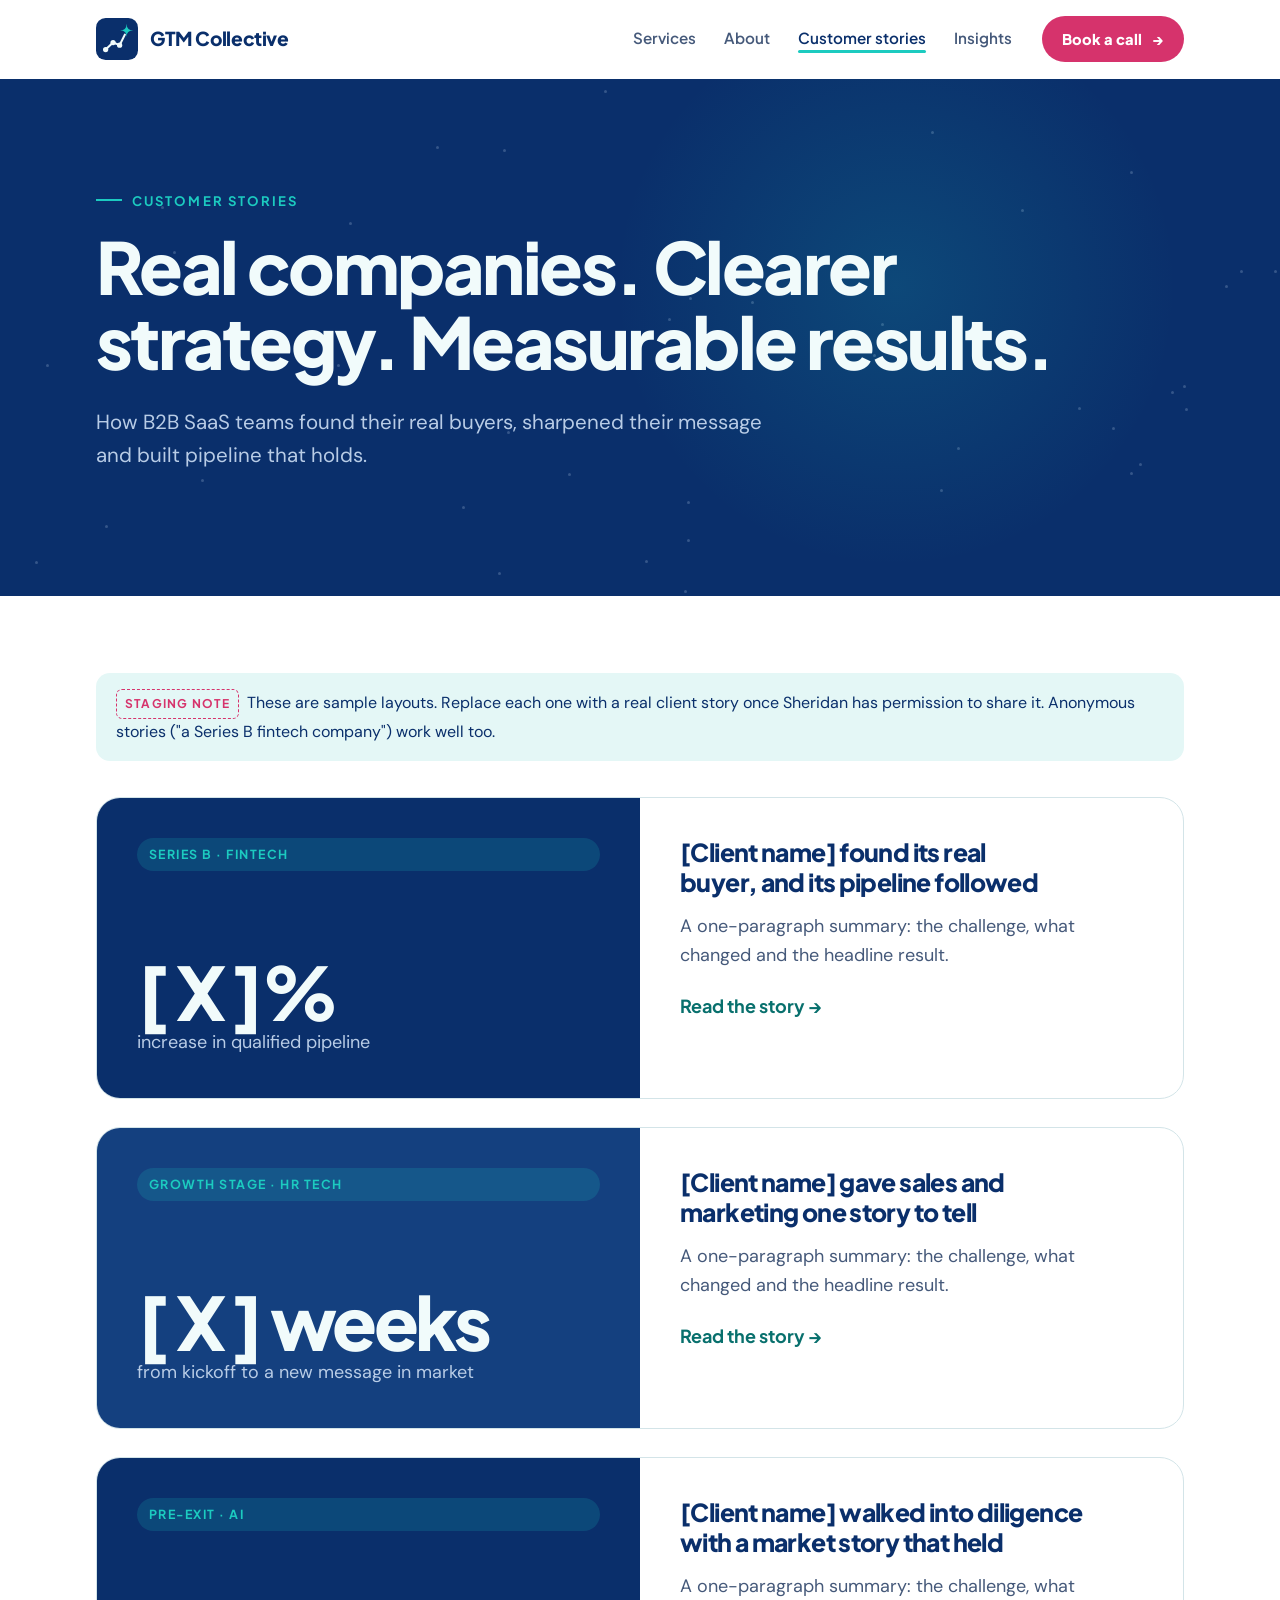
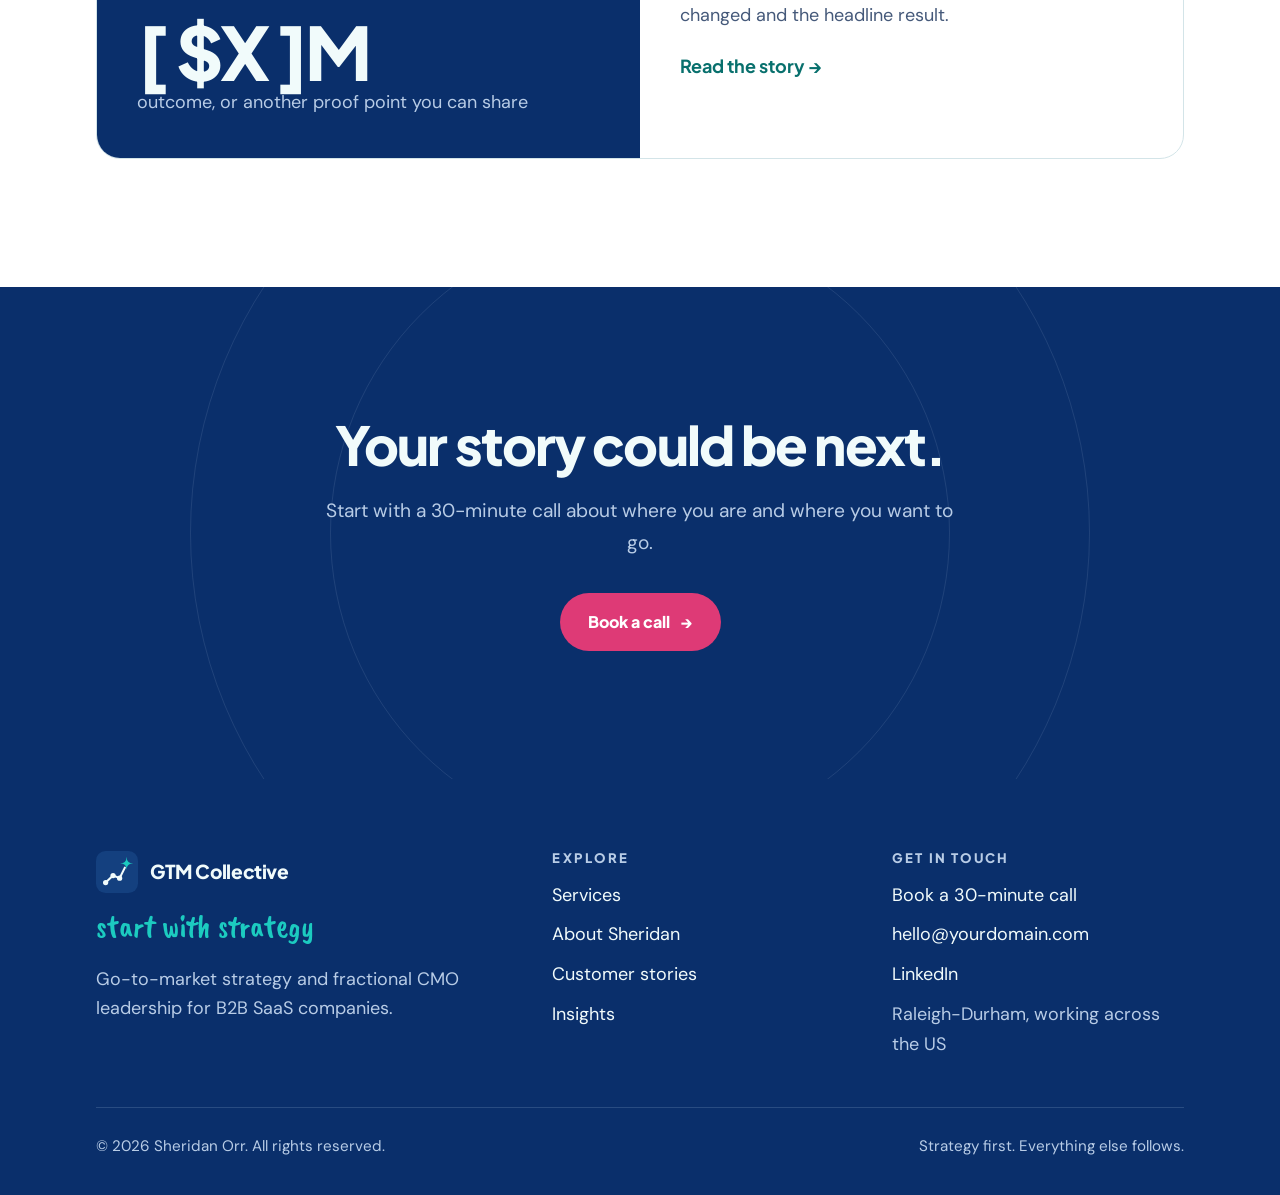
<file: stories.html>
<!DOCTYPE html>
<html lang="en">
<head>
<meta charset="utf-8">
<meta name="viewport" content="width=device-width, initial-scale=1">
<title>Customer stories | Sheridan Orr</title>
<meta name="description" content="How B2B SaaS companies found where they win with a strategy-first approach.">
<link rel="preconnect" href="https://fonts.googleapis.com"><link rel="preconnect" href="https://fonts.gstatic.com" crossorigin>
<link href="https://fonts.googleapis.com/css2?family=Plus+Jakarta+Sans:wght@600;700;800&family=DM+Sans:wght@400;500;700&family=Caveat+Brush&display=swap" rel="stylesheet">
<link rel="stylesheet" href="assets/site.css">
</head>
<body>
<header id="site-head"></header>
<main>

<div class="phero navy hero" data-glow>
  <div class="stars" data-n="40"></div><div class="glow"></div>
  <div class="wrap">
    <div class="eyebrow">Customer stories</div>
    <h1 data-split>Real companies. Clearer strategy. Measurable results.</h1>
    <p class="lede">How B2B SaaS teams found their real buyers, sharpened their message and built pipeline that holds.</p>
  </div>
</div>

<section style="padding-top:clamp(48px,6vw,80px)">
  <div class="wrap">
    <p class="rv" style="background:var(--mist);border-radius:14px;padding:16px 20px;font-size:1rem"><span class="sample" style="margin:0 8px 0 0">Staging note</span>These are sample layouts. Replace each one with a real client story once Sheridan has permission to share it. Anonymous stories ("a Series B fintech company") work well too.</p>
    <div style="display:grid;gap:28px;margin-top:36px">
      <a class="story rv" href="story-sample.html">
        <div class="vis"><span class="tag">Series B &middot; Fintech</span><div><div class="big">[ X ]%</div><span>increase in qualified pipeline</span></div></div>
        <div class="txt"><h3>[Client name] found its real buyer, and its pipeline followed</h3><p style="margin-top:14px">A one-paragraph summary: the challenge, what changed and the headline result.</p><span class="link">Read the story &rarr;</span></div>
      </a>
      <a class="story rv" href="story-sample.html">
        <div class="vis" style="background:var(--panel)"><span class="tag">Growth stage &middot; HR tech</span><div><div class="big">[ X ] weeks</div><span>from kickoff to a new message in market</span></div></div>
        <div class="txt"><h3>[Client name] gave sales and marketing one story to tell</h3><p style="margin-top:14px">A one-paragraph summary: the challenge, what changed and the headline result.</p><span class="link">Read the story &rarr;</span></div>
      </a>
      <a class="story rv" href="story-sample.html">
        <div class="vis"><span class="tag">Pre-exit &middot; AI</span><div><div class="big">[ $X ]M</div><span>outcome, or another proof point you can share</span></div></div>
        <div class="txt"><h3>[Client name] walked into diligence with a market story that held</h3><p style="margin-top:14px">A one-paragraph summary: the challenge, what changed and the headline result.</p><span class="link">Read the story &rarr;</span></div>
      </a>
    </div>
  </div>
</section>

<section class="navy cta">
  <div class="orbit"></div><div class="orbit o2"></div>
  <div class="wrap">
    <h2 class="rv">Your story could be next.</h2>
    <p class="rv" style="--d:.1s">Start with a 30-minute call about where you are and where you want to go.</p>
    <div class="rv" style="--d:.2s"><a class="btn" href="contact.html">Book a call <span class="arr">&rarr;</span></a></div>
  </div>
</section>
</main>
<footer id="site-foot"></footer>
<script src="assets/site.js"></script>
</body>
</html>
</file>
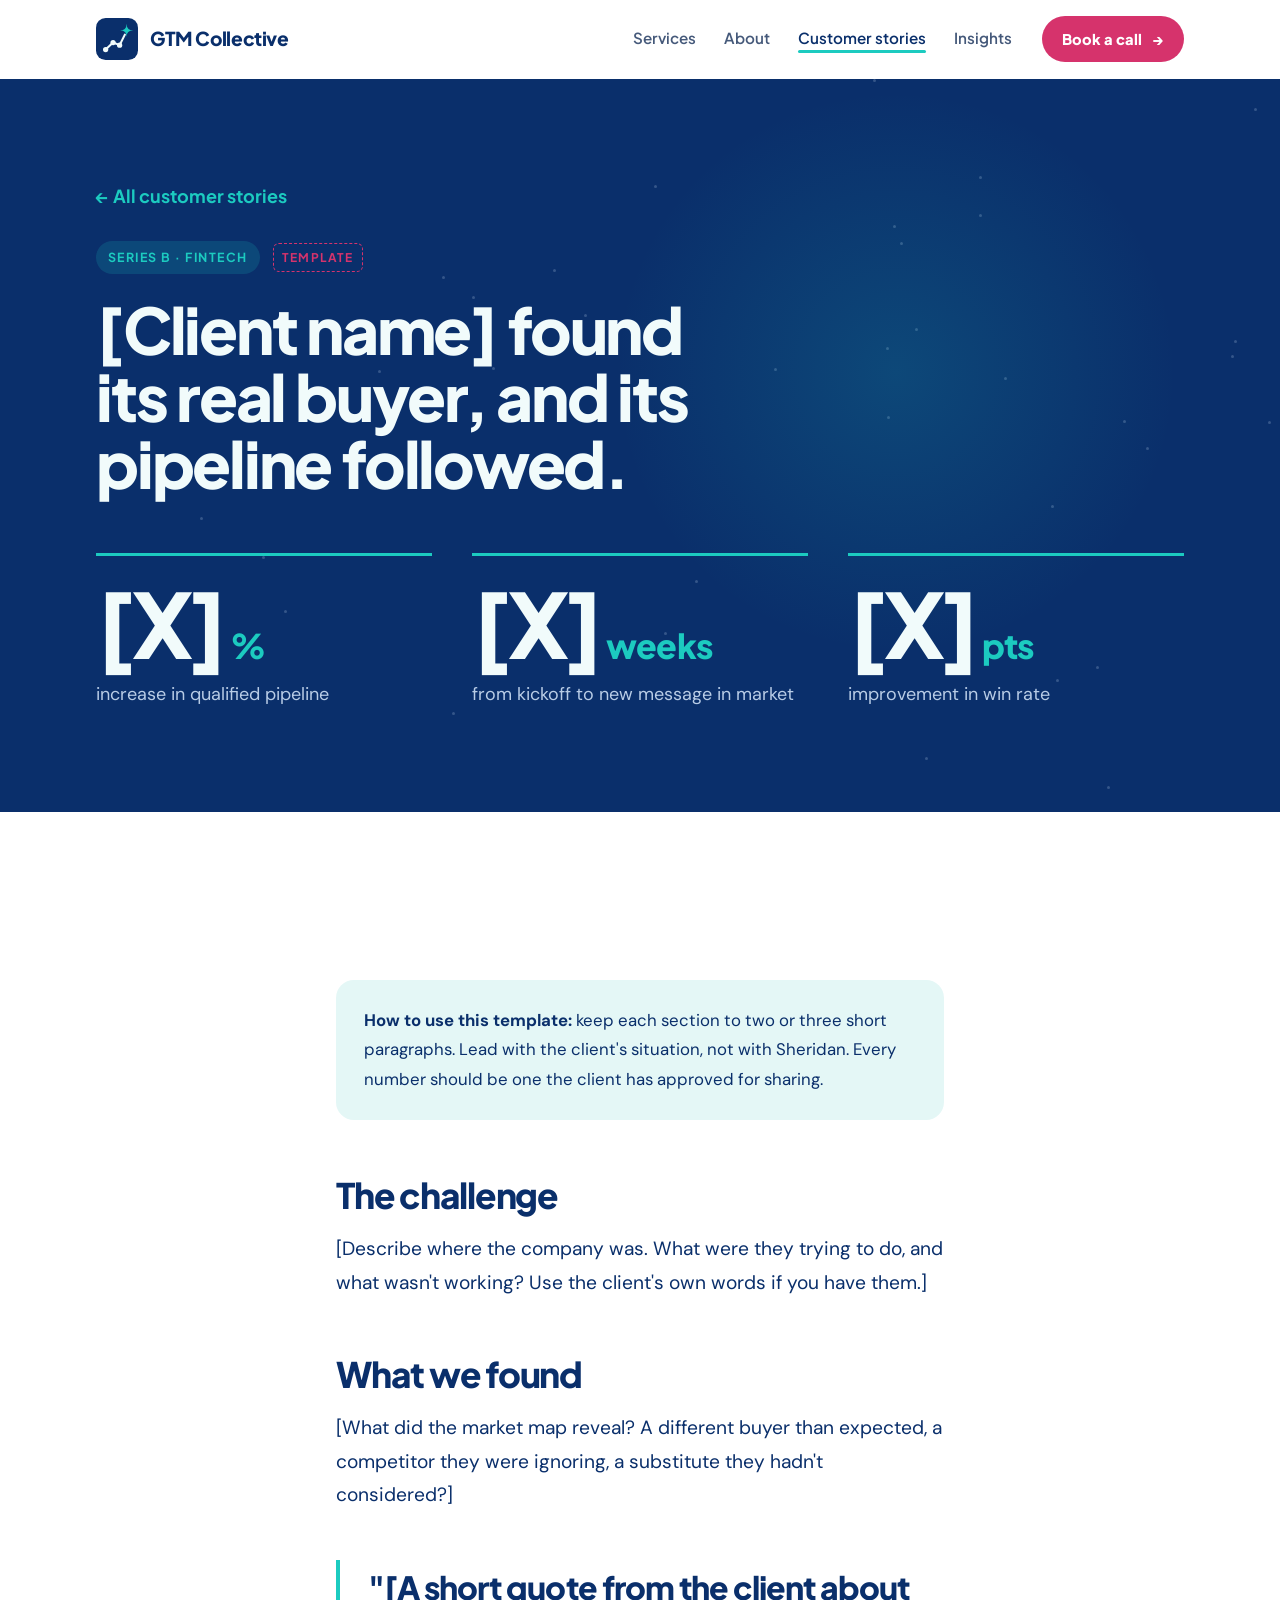
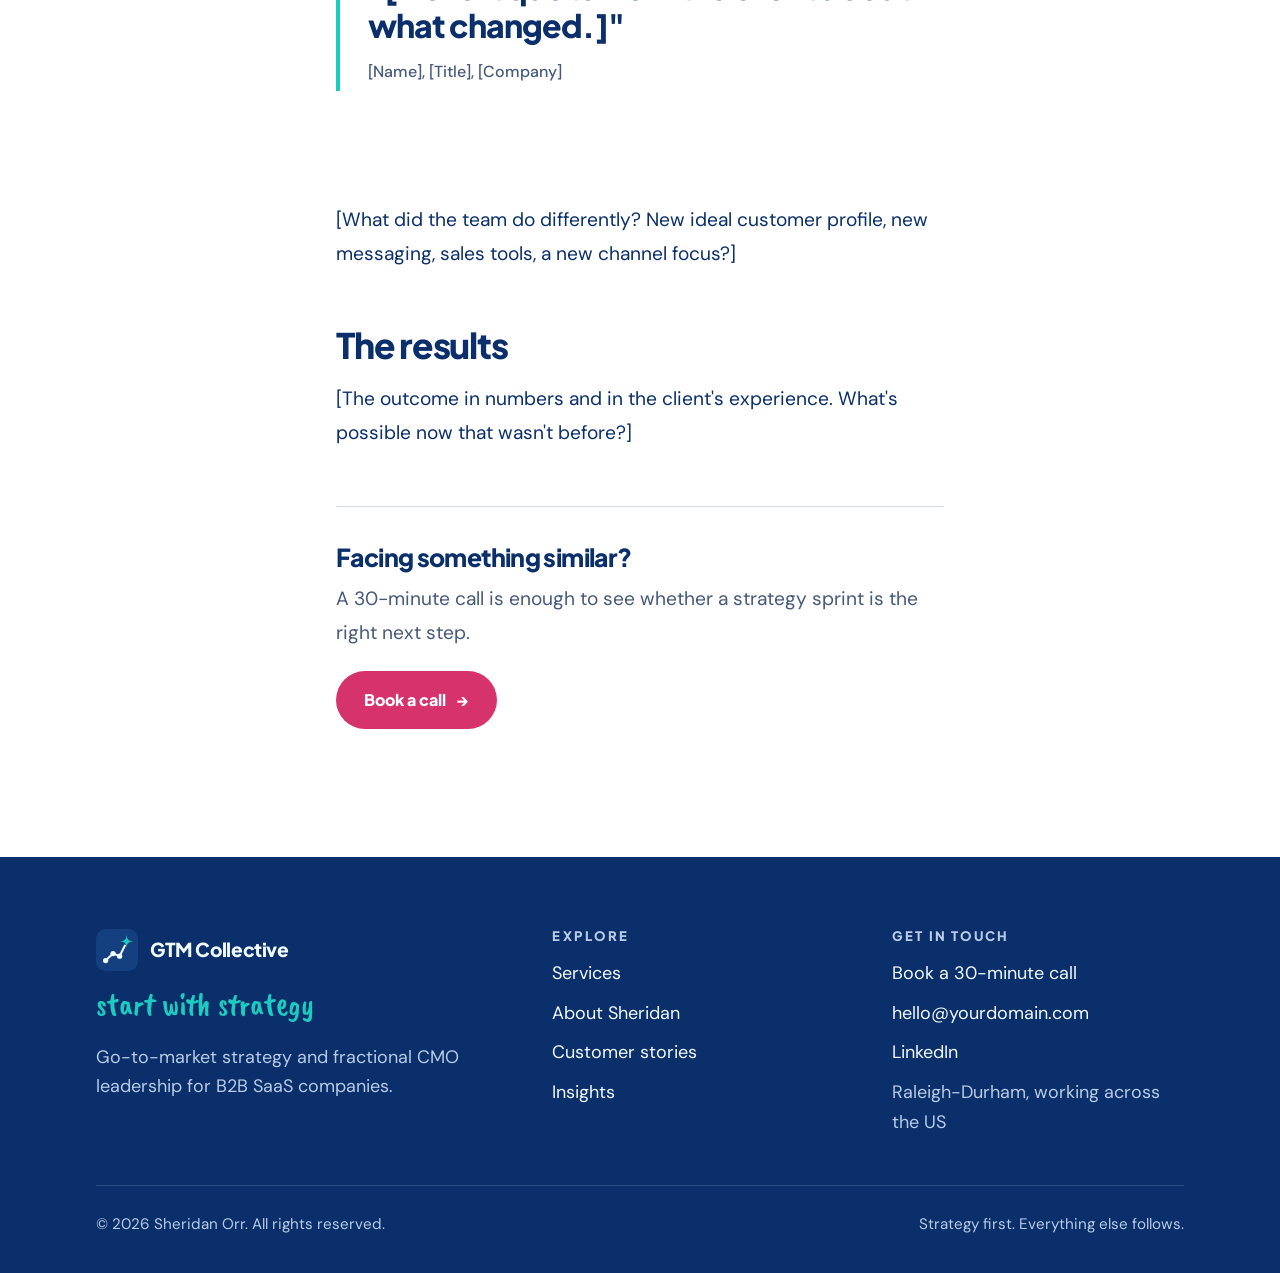
<file: story-sample.html>
<!DOCTYPE html>
<html lang="en">
<head>
<meta charset="utf-8">
<meta name="viewport" content="width=device-width, initial-scale=1">
<title>Customer story | Sheridan Orr</title>
<link rel="preconnect" href="https://fonts.googleapis.com"><link rel="preconnect" href="https://fonts.gstatic.com" crossorigin>
<link href="https://fonts.googleapis.com/css2?family=Plus+Jakarta+Sans:wght@600;700;800&family=DM+Sans:wght@400;500;700&family=Caveat+Brush&display=swap" rel="stylesheet">
<link rel="stylesheet" href="assets/site.css">
</head>
<body>
<div class="progress"></div>
<header id="site-head"></header>
<main>

<div class="phero navy hero" data-glow>
  <div class="stars" data-n="40"></div><div class="glow"></div>
  <div class="wrap">
    <a class="link" href="stories.html">&larr; All customer stories</a>
    <div style="margin-top:28px"><span class="tag">Series B &middot; Fintech</span> <span class="sample">Template</span></div>
    <h1 data-split style="margin-top:22px;font-size:clamp(2.4rem,5vw,4.2rem)">[Client name] found its real buyer, and its pipeline followed.</h1>
    <div class="stats" style="margin-top:56px">
      <div class="stat rv"><div class="n">[X]<small>%</small></div><p>increase in qualified pipeline</p></div>
      <div class="stat rv" style="--d:.12s"><div class="n">[X]<small>weeks</small></div><p>from kickoff to new message in market</p></div>
      <div class="stat rv" style="--d:.24s"><div class="n">[X]<small>pts</small></div><p>improvement in win rate</p></div>
    </div>
  </div>
</div>

<section>
  <article class="article wrap">
    <div class="note rv"><p><b>How to use this template:</b> keep each section to two or three short paragraphs. Lead with the client's situation, not with Sheridan. Every number should be one the client has approved for sharing.</p></div>

    <h2 class="rv">The challenge</h2>
    <p class="rv">[Describe where the company was. What were they trying to do, and what wasn't working? Use the client's own words if you have them.]</p>

    <h2 class="rv">What we found</h2>
    <p class="rv">[What did the market map reveal? A different buyer than expected, a competitor they were ignoring, a substitute they hadn't considered?]</p>

    <div class="pull rv">"[A short quote from the client about what changed.]"<br><span style="font-family:var(--body);font-weight:500;font-size:1rem;color:var(--slate);letter-spacing:0">[Name], [Title], [Company]</span></div>

    <h2 class="rv">What changed</h2>
    <p class="rv">[What did the team do differently? New ideal customer profile, new messaging, sales tools, a new channel focus?]</p>

    <h2 class="rv">The results</h2>
    <p class="rv">[The outcome in numbers and in the client's experience. What's possible now that wasn't before?]</p>

    <div class="rv" style="margin-top:56px;padding-top:36px;border-top:1px solid var(--rule)">
      <h3>Facing something similar?</h3>
      <p class="muted" style="margin-top:10px">A 30-minute call is enough to see whether a strategy sprint is the right next step.</p>
      <a class="btn" href="contact.html">Book a call <span class="arr">&rarr;</span></a>
    </div>
  </article>
</section>
</main>
<footer id="site-foot"></footer>
<script src="assets/site.js"></script>
</body>
</html>
</file>
<file: assets/site.css>
/* Sheridan Orr site. Brand Guide v2: mostly white, navy for weight, aqua and berry as small deliberate marks. */
:root {
  --navy: #0A2F6B; --aqua: #1CCBC0; --berry: #D6336C; --berry-blue: #DE3A76;
  --white: #FFFFFF; --mist: #E4F7F6; --slate: #45597A; --teal: #08706D;
  --ice: #F1FBFB; --fog: #B8CCE6; --rule: #D3E4E8; --panel: #14407F;
  --head: "Plus Jakarta Sans", "Helvetica Neue", Arial, sans-serif;
  --body: "DM Sans", "Helvetica Neue", Arial, sans-serif;
  --script: "Caveat Brush", cursive;
  --ease: cubic-bezier(.2,.7,.2,1);
}
*, *::before, *::after { box-sizing: border-box; }
html { scroll-behavior: smooth; overflow-x: clip; }
body { margin: 0; background: var(--white); color: var(--navy); font-family: var(--body); font-size: 1.125rem; line-height: 1.65; -webkit-font-smoothing: antialiased; overflow-x: hidden; }
img, svg { max-width: 100%; }
a { color: inherit; }
:focus-visible { outline: 3px solid var(--teal); outline-offset: 3px; }
.navy :focus-visible { outline-color: var(--aqua); }
.wrap { max-width: 1200px; margin: 0 auto; padding: 0 clamp(20px, 5vw, 56px); }
.navy { background: var(--navy); color: var(--ice); }
.mist { background: var(--mist); }
.muted { color: var(--slate); }
.navy .muted { color: var(--fog); }

/* Type */
h1, h2, h3, h4 { font-family: var(--head); font-weight: 800; letter-spacing: -0.035em; line-height: 1.05; margin: 0; text-wrap: balance; }
h1 { font-size: clamp(2.8rem, 6.4vw, 5.6rem); }
h2 { font-size: clamp(2rem, 4.2vw, 3.4rem); line-height: 1.08; }
h3 { font-size: clamp(1.25rem, 2vw, 1.55rem); letter-spacing: -0.025em; line-height: 1.2; }
p { margin: 0 0 1.1em; }
.eyebrow { display: inline-flex; align-items: center; gap: 10px; font-family: var(--head); font-weight: 700; font-size: .82rem; letter-spacing: .16em; text-transform: uppercase; color: var(--teal); margin-bottom: 18px; }
.navy .eyebrow { color: var(--aqua); }
.eyebrow::before { content: ""; width: 26px; height: 2px; background: currentColor; }
.script { font-family: var(--script); font-weight: 400; font-size: clamp(2rem, 3.6vw, 2.9rem); line-height: 1; color: var(--teal); display: inline-block; position: relative; }
.navy .script { color: var(--aqua); }
.script .ul { display: block; width: 100%; height: 14px; margin-top: 2px; }
.script .ul path { stroke: var(--aqua); stroke-width: 3; fill: none; stroke-linecap: round; stroke-dasharray: 220; stroke-dashoffset: 220; transition: stroke-dashoffset 1.1s var(--ease) .5s; }
.script.in .ul path, .is-in .script .ul path { stroke-dashoffset: 0; }
.lede { font-size: clamp(1.15rem, 1.6vw, 1.35rem); line-height: 1.6; max-width: 34em; }

/* Buttons: berry, white text. Lighter berry on blue bands. */
.btn { display: inline-flex; align-items: center; gap: 10px; font-family: var(--head); font-weight: 800; font-size: 1rem; background: var(--berry); color: #fff; padding: 16px 28px; border-radius: 999px; text-decoration: none; border: 0; cursor: pointer; transition: transform .25s var(--ease), box-shadow .25s var(--ease); }
.navy .btn { background: var(--berry-blue); }
.btn:hover { transform: translateY(-2px); box-shadow: 0 10px 24px -10px rgba(214,51,108,.7); }
.btn .arr { transition: transform .25s var(--ease); }
.btn:hover .arr { transform: translateX(4px); }
.btn.small { padding: 11px 20px; font-size: .92rem; }
.link { font-family: var(--head); font-weight: 700; text-decoration: none; color: var(--teal); display: inline-flex; gap: 8px; align-items: center; background: linear-gradient(var(--aqua), var(--aqua)) left bottom / 0 2px no-repeat; padding-bottom: 2px; transition: background-size .3s var(--ease); }
.link:hover { background-size: 100% 2px; }
.navy .link { color: var(--aqua); }
.btn-row { display: flex; flex-wrap: wrap; gap: 22px; align-items: center; }

/* Header */
.site-head { position: sticky; top: 0; z-index: 50; background: rgba(255,255,255,.92); backdrop-filter: blur(10px); -webkit-backdrop-filter: blur(10px); border-bottom: 1px solid transparent; transition: border-color .3s, box-shadow .3s; }
.site-head.scrolled { border-bottom-color: var(--rule); box-shadow: 0 6px 24px -18px rgba(10,47,107,.5); }
.site-head .bar { display: flex; align-items: center; justify-content: space-between; height: 78px; transition: height .3s var(--ease); }
.site-head.scrolled .bar { height: 64px; }
.brand { display: flex; align-items: center; gap: 12px; text-decoration: none; font-family: var(--head); font-weight: 800; font-size: 1.2rem; letter-spacing: -0.02em; }
.brand svg { width: 42px; height: 42px; flex: none; }
.brand:hover .spark { transform: rotate(90deg) scale(1.15); }
.spark { transform-origin: 35px 14px; transition: transform .5s var(--ease); }
.nav { display: flex; align-items: center; gap: 30px; }
.nav ul { display: flex; gap: 28px; list-style: none; margin: 0; padding: 0; }
.nav ul a { font-family: var(--head); font-weight: 600; font-size: .95rem; text-decoration: none; color: var(--slate); position: relative; padding: 6px 0; }
.nav ul a::after { content: ""; position: absolute; left: 0; bottom: 0; height: 3px; width: 100%; background: var(--aqua); border-radius: 3px; transform: scaleX(0); transform-origin: left; transition: transform .3s var(--ease); }
.nav ul a:hover, .nav ul a[aria-current] { color: var(--navy); }
.nav ul a:hover::after, .nav ul a[aria-current]::after { transform: scaleX(1); }
.menu-btn { display: none; background: none; border: 0; width: 44px; height: 44px; cursor: pointer; position: relative; }
.menu-btn span { position: absolute; left: 10px; right: 10px; height: 2.5px; background: var(--navy); border-radius: 2px; transition: transform .3s, opacity .3s; }
.menu-btn span:nth-child(1) { top: 15px; } .menu-btn span:nth-child(2) { top: 21px; } .menu-btn span:nth-child(3) { top: 27px; }
.menu-open .menu-btn span:nth-child(1) { transform: translateY(6px) rotate(45deg); }
.menu-open .menu-btn span:nth-child(2) { opacity: 0; }
.menu-open .menu-btn span:nth-child(3) { transform: translateY(-6px) rotate(-45deg); }

/* Reveal on scroll */
.rv { opacity: 0; transform: translateY(28px); transition: opacity .8s var(--ease), transform .8s var(--ease); transition-delay: var(--d, 0s); }
.rv.is-in { opacity: 1; transform: none; }
.rv-l { transform: translateX(-30px); } .rv-r { transform: translateX(30px); }
.rv-s { transform: scale(.94); }

/* Sections */
section { padding: clamp(72px, 10vw, 136px) 0; position: relative; }
.sec-head { display: grid; grid-template-columns: 1.1fr 1fr; gap: 48px; align-items: end; margin-bottom: clamp(40px, 5vw, 64px); }
.sec-head p { margin: 0; color: var(--slate); max-width: 32em; }
.navy .sec-head p { color: var(--fog); }
.sec-head.center { grid-template-columns: 1fr; text-align: center; justify-items: center; }

/* Hero */
.hero { position: relative; overflow: hidden; padding: clamp(64px, 9vw, 120px) 0 clamp(80px, 10vw, 140px); isolation: isolate; }
.hero h1 { font-size: clamp(2.6rem, 5.2vw, 4.6rem); }
.phero h1 { font-size: clamp(2.6rem, 5.2vw, 4.4rem); }
.hero .grid { display: grid; grid-template-columns: 1.05fr 1fr; gap: 48px; align-items: center; }
.hero h1 .w { display: inline-block; opacity: 0; transform: translateY(40px) rotate(2deg); animation: rise .9s var(--ease) forwards; animation-delay: calc(var(--i) * .07s + .15s); }
@keyframes rise { to { opacity: 1; transform: none; } }
.hero .script { margin: 22px 0 26px; opacity: 0; animation: fadein .8s var(--ease) .75s forwards; }
.hero .script .ul path { stroke-dashoffset: 220; animation: draw 1.1s var(--ease) 1.1s forwards; transition: none; }
@keyframes draw { to { stroke-dashoffset: 0; } }
@keyframes fadein { to { opacity: 1; } }
.hero .lede, .hero .btn-row, .hero .eyebrow { opacity: 0; animation: fadeup .9s var(--ease) forwards; }
.hero .eyebrow { animation-delay: .05s; } .hero .lede { animation-delay: .95s; } .hero .btn-row { animation-delay: 1.15s; }
@keyframes fadeup { from { opacity: 0; transform: translateY(18px); } to { opacity: 1; transform: none; } }
.hero .glow { position: absolute; width: 640px; height: 640px; border-radius: 50%; background: radial-gradient(circle, rgba(28,203,192,.16), transparent 62%); left: var(--gx, 70%); top: var(--gy, 40%); transform: translate(-50%, -50%); z-index: -1; transition: left .6s var(--ease), top .6s var(--ease); pointer-events: none; }
.stars { position: absolute; inset: 0; z-index: -2; pointer-events: none; }
.stars i { position: absolute; width: 3px; height: 3px; border-radius: 50%; background: var(--fog); opacity: .25; animation: tw 4s ease-in-out infinite; animation-delay: var(--t); }
@keyframes tw { 50% { opacity: .75; transform: scale(1.6); } }

/* Hero map art */
.map { width: 100%; height: auto; display: block; overflow: visible; }
.map .force-line { stroke: #3B6AAE; stroke-width: 1.5; fill: none; stroke-dasharray: 4 6; animation: flow 1.6s linear infinite; }
@keyframes flow { to { stroke-dashoffset: -20; } }
.map .path { stroke: var(--aqua); stroke-width: 5; fill: none; stroke-linecap: round; stroke-linejoin: round; stroke-dasharray: 520; stroke-dashoffset: 520; animation: drawpath 1.8s var(--ease) 1s forwards; }
@keyframes drawpath { to { stroke-dashoffset: 0; } }
.map .node { fill: var(--ice); opacity: 0; transform-box: fill-box; transform-origin: center; animation: pop .5s var(--ease) forwards; animation-delay: var(--t); }
@keyframes pop { from { opacity: 0; transform: scale(0); } to { opacity: 1; transform: scale(1); } }
.map .lbl { font-family: var(--head); font-weight: 700; font-size: 15px; fill: var(--ice); opacity: 0; animation: fadein .6s ease forwards; animation-delay: var(--t); }
.map .cap { font-size: 13px; fill: var(--fog); letter-spacing: .08em; text-transform: uppercase; }
.map .star { fill: var(--aqua); transform-box: fill-box; transform-origin: center; opacity: 0; animation: starin .8s var(--ease) 2.7s forwards, spin 14s linear 3.5s infinite; }
@keyframes starin { from { opacity: 0; transform: scale(0) rotate(-90deg); } to { opacity: 1; transform: scale(1) rotate(0); } }
@keyframes spin { to { transform: rotate(360deg); } }
.map .halo { fill: var(--aqua); opacity: 0; transform-box: fill-box; transform-origin: center; animation: halo 2.6s ease-out 3s infinite; }
@keyframes halo { 0% { opacity: .35; transform: scale(.6); } 100% { opacity: 0; transform: scale(1.8); } }

/* Moments ticker */
.ticker { border-bottom: 1px solid var(--rule); padding: 26px 0; }
.ticker .wrap { display: flex; align-items: center; gap: 22px; flex-wrap: wrap; }
.ticker .lbl { font-family: var(--head); font-weight: 700; font-size: .82rem; letter-spacing: .16em; text-transform: uppercase; color: var(--slate); }
.ticker .rot { position: relative; height: 1.6em; flex: 1; min-width: 260px; overflow: hidden; font-family: var(--head); font-weight: 800; font-size: clamp(1.1rem, 2vw, 1.45rem); letter-spacing: -0.02em; }
.ticker .rot span { position: absolute; inset: 0; transform: translateY(100%); opacity: 0; transition: transform .6s var(--ease), opacity .6s var(--ease); white-space: nowrap; }
.ticker .rot span.on { transform: none; opacity: 1; }
.ticker .rot span.off { transform: translateY(-100%); opacity: 0; }

/* Cards */
.cards { display: grid; grid-template-columns: repeat(2, 1fr); gap: 22px; }
.cards.three { grid-template-columns: repeat(3, 1fr); }
.cards.four { grid-template-columns: repeat(4, 1fr); }
.card { background: #fff; border: 1px solid var(--rule); border-radius: 20px; padding: 30px; position: relative; transition: transform .35s var(--ease), box-shadow .35s var(--ease), border-color .35s; overflow: hidden; }
.card:hover { transform: translateY(-6px); box-shadow: 0 24px 48px -28px rgba(10,47,107,.45); border-color: var(--aqua); }
.card .ic { width: 52px; height: 52px; border-radius: 14px; background: var(--mist); display: grid; place-items: center; margin-bottom: 22px; transition: background .35s, transform .35s var(--ease); }
.card:hover .ic { background: var(--navy); transform: rotate(-6deg); }
.card .ic svg { width: 26px; height: 26px; stroke: var(--teal); fill: none; stroke-width: 2; stroke-linecap: round; stroke-linejoin: round; transition: stroke .35s; }
.card:hover .ic svg { stroke: var(--aqua); }
.card h3 { margin-bottom: 10px; }
.card p { color: var(--slate); margin: 0; }
.card .num { font-family: var(--head); font-weight: 800; font-size: .85rem; letter-spacing: .14em; color: var(--teal); }
.navy .card { background: var(--panel); border-color: rgba(184,204,230,.18); color: var(--ice); }
.navy .card p { color: var(--fog); }

/* Flow (approach) */
.flow-ctl { display: inline-flex; background: var(--mist); border-radius: 999px; padding: 6px; gap: 4px; margin-bottom: 40px; }
.flow-ctl button { font-family: var(--head); font-weight: 700; font-size: .95rem; border: 0; background: transparent; color: var(--slate); padding: 12px 22px; border-radius: 999px; cursor: pointer; transition: background .3s, color .3s; }
.flow-ctl button.on { background: var(--navy); color: var(--ice); }
.flow { list-style: none; margin: 0; padding: 0; display: grid; grid-template-columns: repeat(6, 1fr); gap: 14px; position: relative; }
.flow::before { content: ""; position: absolute; left: 13px; right: calc((100% - 70px) / 6 - 13px); top: 34px; height: 3px; background: var(--rule); border-radius: 3px; }
.flow .bar { position: absolute; left: 0; top: 34px; height: 3px; background: var(--aqua); border-radius: 3px; width: 0; transition: width 1.4s var(--ease), left 1.4s var(--ease); }
.stage { position: relative; padding-top: 64px; }
.stage .dot { position: absolute; top: 22px; left: 0; width: 27px; height: 27px; border-radius: 50%; background: #fff; border: 3px solid var(--rule); transition: border-color .4s, background .4s, transform .4s var(--ease); transition-delay: var(--d, 0s); }
.stage b { display: block; font-family: var(--head); font-weight: 800; font-size: 1.2rem; letter-spacing: -0.02em; transition: color .4s; transition-delay: var(--d, 0s); color: var(--slate); }
.stage span { display: block; font-size: .98rem; color: var(--slate); line-height: 1.4; margin-top: 4px; }
.stage.lit .dot { border-color: var(--aqua); background: var(--navy); transform: scale(1.12); }
.stage.lit b { color: var(--navy); }
.stage.skip { opacity: .4; }
.stage.skip .dot { border-style: dashed; }
.stage .flag { position: absolute; top: -12px; left: 0; font-family: var(--script); font-size: 1.5rem; color: var(--berry); white-space: nowrap; opacity: 0; transform: translateY(6px); transition: opacity .4s, transform .4s var(--ease); }
.stage .flag.show { opacity: 1; transform: none; }
.flow-note { margin-top: 36px; font-size: 1.2rem; max-width: 36em; min-height: 3.4em; transition: opacity .3s; }

/* Quote band */
.quote { text-align: center; }
.quote blockquote { margin: 0 auto; max-width: 20em; font-family: var(--head); font-weight: 800; font-size: clamp(1.8rem, 4vw, 3.2rem); line-height: 1.12; letter-spacing: -0.035em; }
.quote blockquote .hl { background: linear-gradient(transparent 62%, rgba(28,203,192,.45) 62%) left / 0 100% no-repeat; transition: background-size 1.2s var(--ease) .4s; }
.quote.is-in blockquote .hl, .is-in .hl { background-size: 100% 100%; }
.quote cite { display: block; margin-top: 26px; font-style: normal; font-family: var(--head); font-weight: 700; color: var(--slate); }
.quote .mark { width: 54px; height: 54px; margin: 0 auto 26px; display: block; }

/* Proof */
.stats { display: grid; grid-template-columns: repeat(3, 1fr); gap: 40px; }
.stat { border-top: 3px solid var(--aqua); padding-top: 22px; }
.stat .n { font-family: var(--head); font-weight: 800; font-size: clamp(3.4rem, 7vw, 5.6rem); line-height: 1; letter-spacing: -0.05em; display: flex; align-items: baseline; gap: 6px; }
.stat .n small { font-size: .38em; letter-spacing: -0.02em; color: var(--aqua); }
.stat p { margin: 12px 0 0; color: var(--fog); max-width: 18em; }
.chips { display: flex; flex-wrap: wrap; gap: 10px; margin-top: 48px; }
.chip { font-family: var(--head); font-weight: 700; font-size: .9rem; padding: 9px 16px; border-radius: 999px; border: 1px solid rgba(184,204,230,.35); color: var(--ice); }
.chip.light { border-color: var(--rule); color: var(--navy); background: #fff; cursor: pointer; transition: background .25s, color .25s, border-color .25s; }
.chip.light.on, .chip.light:hover { background: var(--navy); color: var(--ice); border-color: var(--navy); }

/* Services list */
.svc { display: grid; grid-template-columns: 70px 1.2fr 1.6fr auto; gap: 32px; align-items: center; padding: 34px 0; border-top: 1px solid var(--rule); text-decoration: none; position: relative; }
.svc:last-child { border-bottom: 1px solid var(--rule); }
.svc::before { content: ""; position: absolute; inset: 0 -28px; background: var(--mist); border-radius: 18px; opacity: 0; transform: scaleY(.85); transition: opacity .35s, transform .35s var(--ease); z-index: -1; }
.svc:hover::before { opacity: 1; transform: none; }
.svc .k { font-family: var(--head); font-weight: 800; color: var(--teal); font-size: 1rem; }
.svc h3 { font-size: clamp(1.35rem, 2.3vw, 1.8rem); }
.svc p { margin: 0; color: var(--slate); }
.svc .go { width: 52px; height: 52px; border-radius: 50%; border: 2px solid var(--rule); display: grid; place-items: center; transition: background .3s, border-color .3s, transform .35s var(--ease); }
.svc .go svg { width: 20px; height: 20px; stroke: var(--navy); fill: none; stroke-width: 2.4; transition: stroke .3s; }
.svc:hover .go { background: var(--berry); border-color: var(--berry); transform: rotate(-45deg); }
.svc:hover .go svg { stroke: #fff; }
.svc .when { font-family: var(--head); font-weight: 700; font-size: .85rem; color: var(--teal); display: block; margin-top: 8px; }

/* Story cards */
.story { display: grid; grid-template-columns: 1fr 1fr; border-radius: 24px; overflow: hidden; border: 1px solid var(--rule); background: #fff; text-decoration: none; transition: transform .35s var(--ease), box-shadow .35s; }
.story:hover { transform: translateY(-6px); box-shadow: 0 30px 60px -36px rgba(10,47,107,.55); }
.story .vis { background: var(--navy); color: var(--ice); padding: 40px; display: flex; flex-direction: column; justify-content: space-between; min-height: 300px; position: relative; overflow: hidden; }
.story .vis .big { font-family: var(--head); font-weight: 800; font-size: clamp(3rem, 6vw, 4.6rem); line-height: 1; letter-spacing: -0.05em; }
.story .vis .big + span { color: var(--fog); }
.story .txt { padding: 40px; }
.story .txt p { color: var(--slate); }
.tag { display: inline-block; font-family: var(--head); font-weight: 700; font-size: .78rem; letter-spacing: .12em; text-transform: uppercase; padding: 6px 12px; border-radius: 999px; background: var(--mist); color: var(--teal); }
.navy .tag, .vis .tag { background: rgba(28,203,192,.16); color: var(--aqua); }
.sample { display: inline-block; font-family: var(--head); font-weight: 700; font-size: .75rem; letter-spacing: .1em; text-transform: uppercase; color: var(--berry); border: 1.5px dashed var(--berry); border-radius: 6px; padding: 4px 8px; margin-left: 8px; vertical-align: middle; }

/* Posts */
.post { display: flex; flex-direction: column; text-decoration: none; border-radius: 20px; overflow: hidden; border: 1px solid var(--rule); background: #fff; transition: transform .35s var(--ease), box-shadow .35s; }
.post:hover { transform: translateY(-6px); box-shadow: 0 24px 48px -28px rgba(10,47,107,.45); }
.post .art { aspect-ratio: 16 / 10; background: var(--navy); position: relative; overflow: hidden; }
.post .art svg { position: absolute; inset: 0; width: 100%; height: 100%; transition: transform .6s var(--ease); }
.post:hover .art svg { transform: scale(1.06); }
.post .body { padding: 26px; display: flex; flex-direction: column; gap: 12px; flex: 1; }
.post h3 { font-size: 1.3rem; }
.post p { color: var(--slate); margin: 0; font-size: 1rem; }
.post .meta { margin-top: auto; font-size: .9rem; color: var(--slate); font-family: var(--head); font-weight: 600; }
.post.hidden { display: none; }

/* Steps */
.steps { list-style: none; margin: 0; padding: 0; display: grid; grid-template-columns: repeat(3, 1fr); gap: 40px; position: relative; counter-reset: s; }
.steps li { counter-increment: s; position: relative; padding-top: 86px; }
.steps li::before { content: counter(s); position: absolute; top: 0; left: 0; width: 60px; height: 60px; border-radius: 50%; background: var(--navy); color: var(--aqua); display: grid; place-items: center; font-family: var(--head); font-weight: 800; font-size: 1.4rem; }
.steps .line { position: absolute; top: 29px; left: 60px; right: 0; height: 2px; background: linear-gradient(90deg, var(--aqua) 50%, transparent 50%) 0 0 / 14px 2px repeat-x; transform: scaleX(0); transform-origin: left; transition: transform 1.6s var(--ease) .3s; }
.steps.is-in .line { transform: scaleX(1); }
.steps h3 { margin-bottom: 8px; }
.steps p { color: var(--slate); margin: 0; }
.navy .steps p { color: var(--fog); }

/* CTA band */
.cta { position: relative; overflow: hidden; isolation: isolate; text-align: center; }
.cta h2 { max-width: 16em; margin: 0 auto; }
.cta p { color: var(--fog); max-width: 34em; margin: 22px auto 34px; font-size: 1.2rem; }
.cta .script { margin-top: 10px; }
.cta .orbit { position: absolute; width: 900px; height: 900px; left: 50%; top: 50%; transform: translate(-50%, -50%); border: 1px solid rgba(184,204,230,.12); border-radius: 50%; z-index: -1; animation: spin 80s linear infinite; }
.cta .orbit::after { content: ""; position: absolute; top: -6px; left: 50%; width: 12px; height: 12px; border-radius: 50%; background: var(--aqua); box-shadow: 0 0 20px var(--aqua); }
.cta .orbit.o2 { width: 620px; height: 620px; animation-duration: 50s; animation-direction: reverse; }

/* Page hero (inner pages) */
.phero { padding: clamp(64px, 8vw, 112px) 0 clamp(64px, 8vw, 104px); position: relative; overflow: hidden; isolation: isolate; }
.phero h1 { font-size: clamp(2.6rem, 5.6vw, 4.8rem); max-width: 14em; }
.phero .lede { margin-top: 26px; color: var(--fog); }
.phero .script { margin-top: 18px; }

/* Detail blocks (services page) */
.detail { display: grid; grid-template-columns: 1fr 1.25fr; gap: clamp(32px, 6vw, 88px); padding: clamp(56px, 7vw, 96px) 0; border-top: 1px solid var(--rule); }
.detail:first-of-type { border-top: 0; }
.detail .side { position: sticky; top: 110px; align-self: start; }
.detail .side .k { font-family: var(--head); font-weight: 800; color: var(--teal); margin-bottom: 14px; display: block; }
.detail .facts { display: grid; grid-template-columns: 1fr 1fr; gap: 14px; margin-top: 28px; }
.detail .facts div { background: var(--mist); border-radius: 14px; padding: 16px 18px; }
.detail .facts b { display: block; font-family: var(--head); font-size: 1.05rem; }
.detail .facts span { font-size: .92rem; color: var(--slate); }
.detail h4 { font-size: 1.05rem; letter-spacing: -0.01em; margin: 30px 0 12px; }
.detail h4:first-child { margin-top: 0; }
.ticks { list-style: none; margin: 0; padding: 0; display: grid; gap: 10px; }
.ticks li { padding-left: 34px; position: relative; }
.ticks li::before { content: ""; position: absolute; left: 0; top: 5px; width: 20px; height: 20px; border-radius: 50%; background: var(--mist) url("data:image/svg+xml,%3Csvg xmlns='http://www.w3.org/2000/svg' viewBox='0 0 20 20'%3E%3Cpath d='M5.5 10.5l3 3 6-7' fill='none' stroke='%2308706D' stroke-width='2.2' stroke-linecap='round' stroke-linejoin='round'/%3E%3C/svg%3E") center / 20px no-repeat; }
.detail.feature { background: var(--navy); color: var(--ice); border-radius: 28px; padding-left: clamp(24px, 4vw, 56px); padding-right: clamp(24px, 4vw, 56px); border: 0; }
.detail.feature .muted, .detail.feature p { color: var(--fog); }
.detail.feature .k { color: var(--aqua); }
.detail.feature .facts div { background: var(--panel); }
.detail.feature .facts span { color: var(--fog); }
.detail.feature .ticks li::before { background-color: var(--panel); background-image: url("data:image/svg+xml,%3Csvg xmlns='http://www.w3.org/2000/svg' viewBox='0 0 20 20'%3E%3Cpath d='M5.5 10.5l3 3 6-7' fill='none' stroke='%231CCBC0' stroke-width='2.2' stroke-linecap='round' stroke-linejoin='round'/%3E%3C/svg%3E"); }

/* FAQ */
.faq { max-width: 860px; margin: 0 auto; }
.faq details { border-top: 1px solid var(--rule); }
.faq details:last-child { border-bottom: 1px solid var(--rule); }
.faq summary { list-style: none; cursor: pointer; padding: 26px 56px 26px 0; position: relative; font-family: var(--head); font-weight: 700; font-size: 1.2rem; letter-spacing: -0.015em; }
.faq summary::-webkit-details-marker { display: none; }
.faq summary::after { content: ""; position: absolute; right: 6px; top: 50%; width: 30px; height: 30px; margin-top: -15px; border-radius: 50%; background: var(--mist) url("data:image/svg+xml,%3Csvg xmlns='http://www.w3.org/2000/svg' viewBox='0 0 20 20'%3E%3Cpath d='M10 5v10M5 10h10' stroke='%230A2F6B' stroke-width='2.2' stroke-linecap='round'/%3E%3C/svg%3E") center / 18px no-repeat; transition: transform .35s var(--ease), background-color .3s; }
.faq details[open] summary::after { transform: rotate(45deg); background-color: var(--aqua); }
.faq .ans { padding: 0 56px 26px 0; color: var(--slate); }

/* About */
.portrait { position: relative; aspect-ratio: 4 / 5; border-radius: 28px; background: var(--panel); overflow: hidden; display: grid; place-items: center; }
.portrait .ph { text-align: center; color: var(--fog); font-family: var(--head); font-weight: 700; font-size: .95rem; padding: 20px; }
.portrait .ph b { display: block; font-size: 5rem; color: var(--ice); letter-spacing: -0.05em; line-height: 1; margin-bottom: 10px; }
.portrait .ring { position: absolute; inset: 22px; border: 1.5px dashed rgba(28,203,192,.5); border-radius: 22px; }
.about-grid { display: grid; grid-template-columns: 1.15fr .85fr; gap: clamp(32px, 6vw, 80px); align-items: center; }
.prose { max-width: 38em; }
.prose p { font-size: 1.15rem; }
.prose p.big { font-size: clamp(1.3rem, 2vw, 1.55rem); line-height: 1.5; font-family: var(--head); font-weight: 600; letter-spacing: -0.015em; }
.timeline { position: relative; list-style: none; margin: 0; padding: 0 0 0 40px; }
.timeline::before { content: ""; position: absolute; left: 11px; top: 8px; bottom: 8px; width: 2px; background: var(--rule); }
.timeline .fill { position: absolute; left: 11px; top: 8px; width: 2px; background: var(--aqua); height: var(--h, 0); transition: height .2s linear; }
.timeline li { position: relative; padding: 0 0 40px; }
.timeline li::before { content: ""; position: absolute; left: -36px; top: 6px; width: 16px; height: 16px; border-radius: 50%; background: #fff; border: 3px solid var(--aqua); }
.timeline li:last-child::before { background: var(--aqua); box-shadow: 0 0 0 6px rgba(28,203,192,.2); }
.timeline .when { font-family: var(--head); font-weight: 700; font-size: .85rem; letter-spacing: .12em; text-transform: uppercase; color: var(--teal); }
.timeline h3 { margin: 6px 0 6px; }
.timeline p { color: var(--slate); margin: 0; max-width: 34em; }

/* Article */
.progress { position: fixed; top: 0; left: 0; height: 4px; background: var(--aqua); width: 0; z-index: 60; }
.article { max-width: 720px; margin: 0 auto; }
.article p { font-size: 1.2rem; line-height: 1.75; }
.article h2 { font-size: clamp(1.6rem, 3vw, 2.2rem); margin: 56px 0 18px; }
.article .pull { margin: 48px 0; padding: 8px 0 8px 28px; border-left: 4px solid var(--aqua); font-family: var(--head); font-weight: 800; font-size: clamp(1.5rem, 2.8vw, 2rem); line-height: 1.2; letter-spacing: -0.03em; }
.article .note { background: var(--mist); border-radius: 18px; padding: 26px 28px; margin: 40px 0; }
.article .note p { font-size: 1.05rem; margin: 0; }
.byline { display: flex; align-items: center; gap: 14px; margin-top: 30px; font-family: var(--head); font-weight: 600; color: var(--fog); }
.byline .av { width: 46px; height: 46px; border-radius: 50%; background: var(--panel); display: grid; place-items: center; font-weight: 800; color: var(--aqua); }

/* Contact */
.form { display: grid; gap: 18px; }
.form .row { display: grid; grid-template-columns: 1fr 1fr; gap: 18px; }
.form label { display: grid; gap: 8px; font-family: var(--head); font-weight: 700; font-size: .95rem; }
.form input, .form select, .form textarea { font: inherit; font-size: 1.05rem; padding: 15px 16px; border-radius: 12px; border: 1.5px solid var(--rule); background: #fff; color: var(--navy); transition: border-color .25s, box-shadow .25s; }
.form input:focus, .form select:focus, .form textarea:focus { outline: none; border-color: var(--teal); box-shadow: 0 0 0 4px rgba(28,203,192,.2); }
.form textarea { min-height: 150px; resize: vertical; }
.opts { display: flex; flex-wrap: wrap; gap: 10px; }
.opts input { position: absolute; opacity: 0; pointer-events: none; }
.opts label { display: inline-block; cursor: pointer; padding: 10px 16px; border-radius: 999px; border: 1.5px solid var(--rule); font-weight: 600; font-size: .92rem; transition: background .25s, color .25s, border-color .25s; }
.opts input:checked + label { background: var(--navy); color: var(--ice); border-color: var(--navy); }
.opts input:focus-visible + label { outline: 3px solid var(--teal); outline-offset: 2px; }
.sent { display: none; background: var(--mist); border-radius: 18px; padding: 28px; }
.sent.show { display: block; animation: fadeup .6s var(--ease); }

/* Footer */
.site-foot { padding: 72px 0 36px; }
.site-foot .top { display: grid; grid-template-columns: 1.4fr 1fr 1fr; gap: 48px; padding-bottom: 48px; border-bottom: 1px solid rgba(184,204,230,.18); }
.site-foot .brand { color: var(--ice); }
.site-foot .script { margin-top: 18px; font-size: 2rem; }
.site-foot h4 { font-size: .82rem; letter-spacing: .16em; text-transform: uppercase; color: var(--fog); margin-bottom: 16px; }
.site-foot ul { list-style: none; padding: 0; margin: 0; display: grid; gap: 10px; }
.site-foot ul a { text-decoration: none; color: var(--ice); }
.site-foot ul a:hover { color: var(--aqua); }
.site-foot .bottom { display: flex; justify-content: space-between; gap: 20px; padding-top: 26px; color: var(--fog); font-size: .95rem; flex-wrap: wrap; }

/* Responsive */
@media (max-width: 980px) {
  .hero .grid, .sec-head, .about-grid, .detail, .story { grid-template-columns: 1fr; }
  .detail .side { position: static; }
  .cards.three, .cards.four { grid-template-columns: 1fr 1fr; }
  .flow { grid-template-columns: repeat(3, 1fr); row-gap: 40px; }
  .flow::before, .flow .bar { display: none; }
  .svc { grid-template-columns: 50px 1fr auto; }
  .svc p { grid-column: 2 / -1; }
  .site-foot .top { grid-template-columns: 1fr 1fr; }
  .site-foot .top > div:first-child { grid-column: 1 / -1; }
}
@media (max-width: 760px) {
  .menu-btn { display: block; }
  .nav { position: fixed; inset: 64px 0 auto 0; background: #fff; flex-direction: column; align-items: stretch; gap: 0; padding: 12px 20px 26px; border-bottom: 1px solid var(--rule); transform: translateY(-8px); opacity: 0; pointer-events: none; transition: opacity .3s, transform .3s var(--ease); }
  .menu-open .nav { opacity: 1; transform: none; pointer-events: auto; }
  .nav ul { flex-direction: column; gap: 0; }
  .nav ul a { display: block; padding: 14px 0; font-size: 1.1rem; border-bottom: 1px solid var(--rule); }
  .nav ul a::after { display: none; }
  .nav .btn { margin-top: 18px; justify-content: center; }
  .cards, .cards.three, .cards.four, .stats, .steps, .form .row, .detail .facts { grid-template-columns: 1fr; }
  .flow { grid-template-columns: 1fr 1fr; }
  .steps .line { display: none; }
  .svc { grid-template-columns: 1fr auto; gap: 14px; }
  .svc .k { display: none; }
  .svc p { grid-column: 1 / -1; }
  .story .vis, .story .txt { padding: 28px; }
  .site-foot .top { grid-template-columns: 1fr; }
  .ticker .rot span { white-space: normal; }
  .ticker .rot { height: 3.2em; }
}
@media (prefers-reduced-motion: reduce) {
  *, *::before, *::after { animation-duration: .001s !important; animation-delay: 0s !important; transition-duration: .001s !important; }
  .rv { opacity: 1; transform: none; }
  html { scroll-behavior: auto; }
}
.detail.feature .script { color: var(--aqua); }
.detail.feature h2, .detail.feature h4 { color: var(--ice); }
@media (max-width: 760px) {
  .map .lbl { font-size: 23px; }
  .map .cap { font-size: 18px; }
  .hero .grid > div:last-child { margin: 8px -8px 0; }
}
</file>
